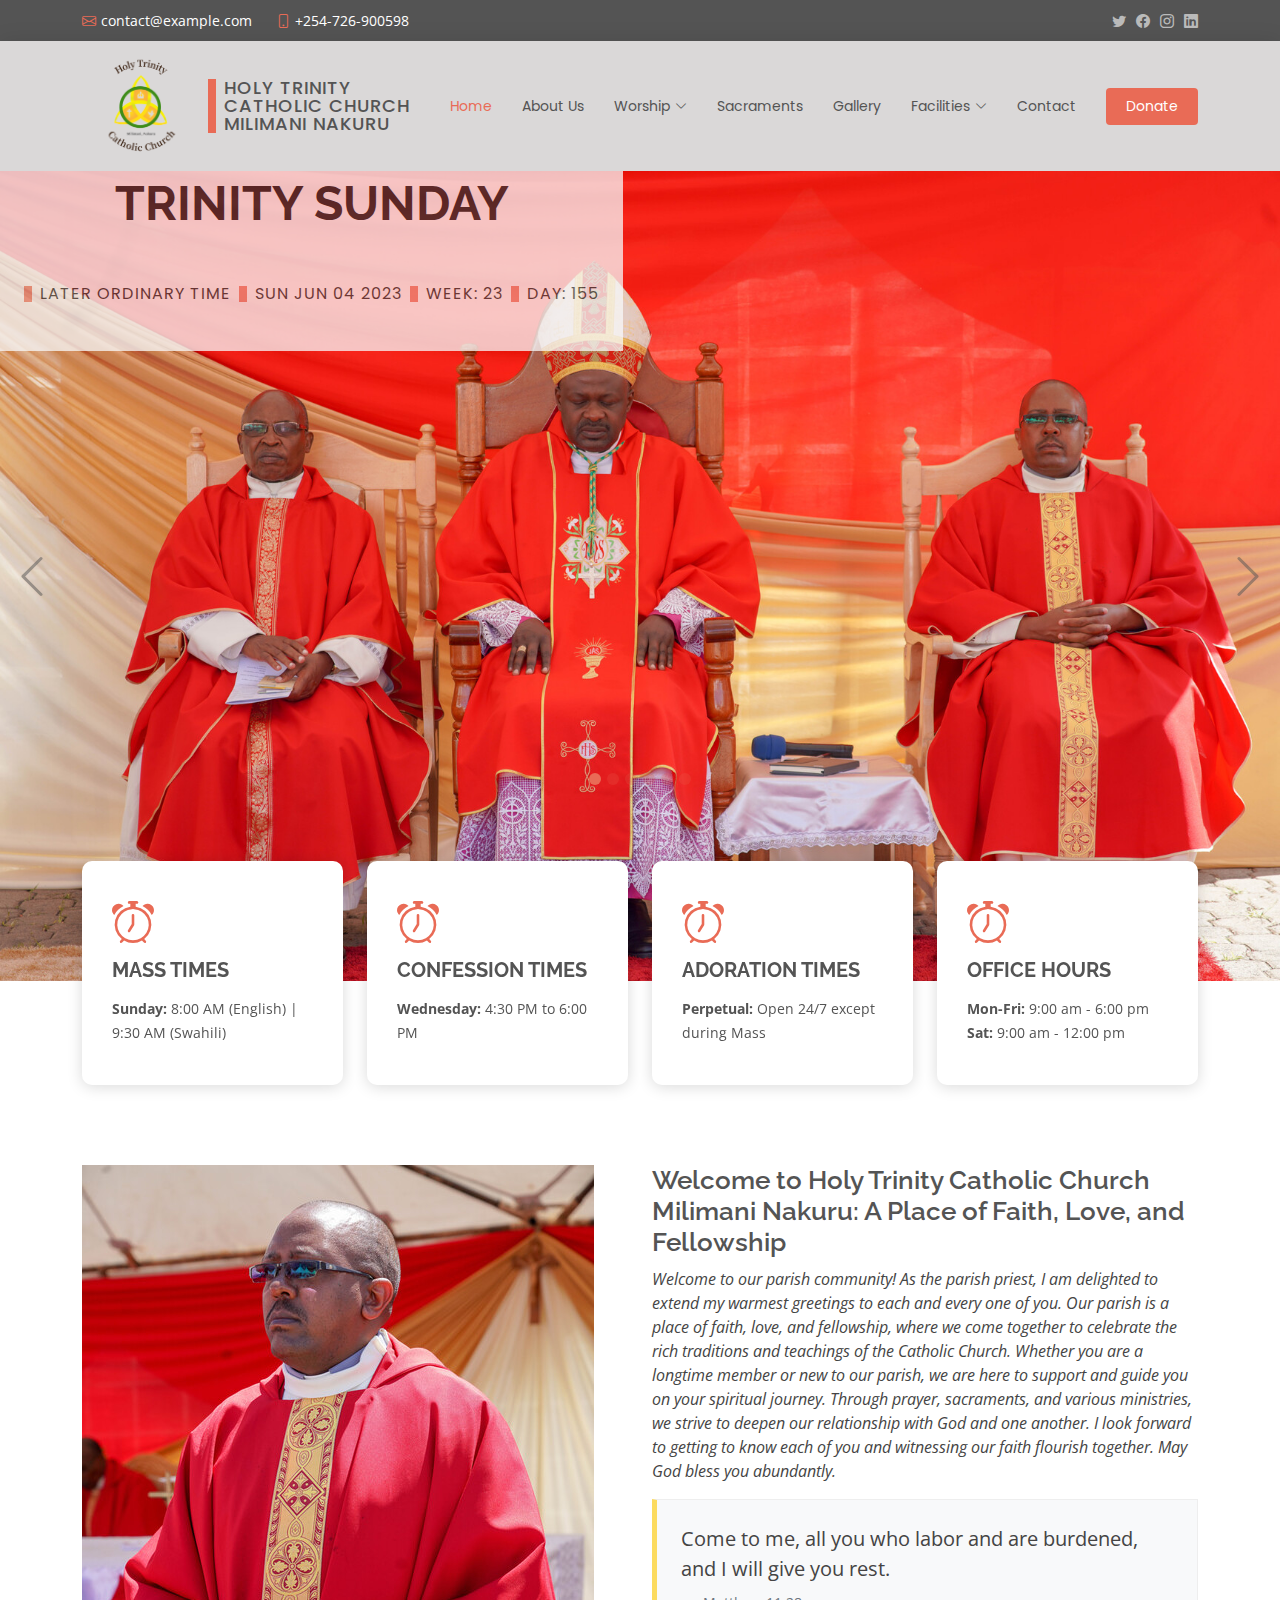
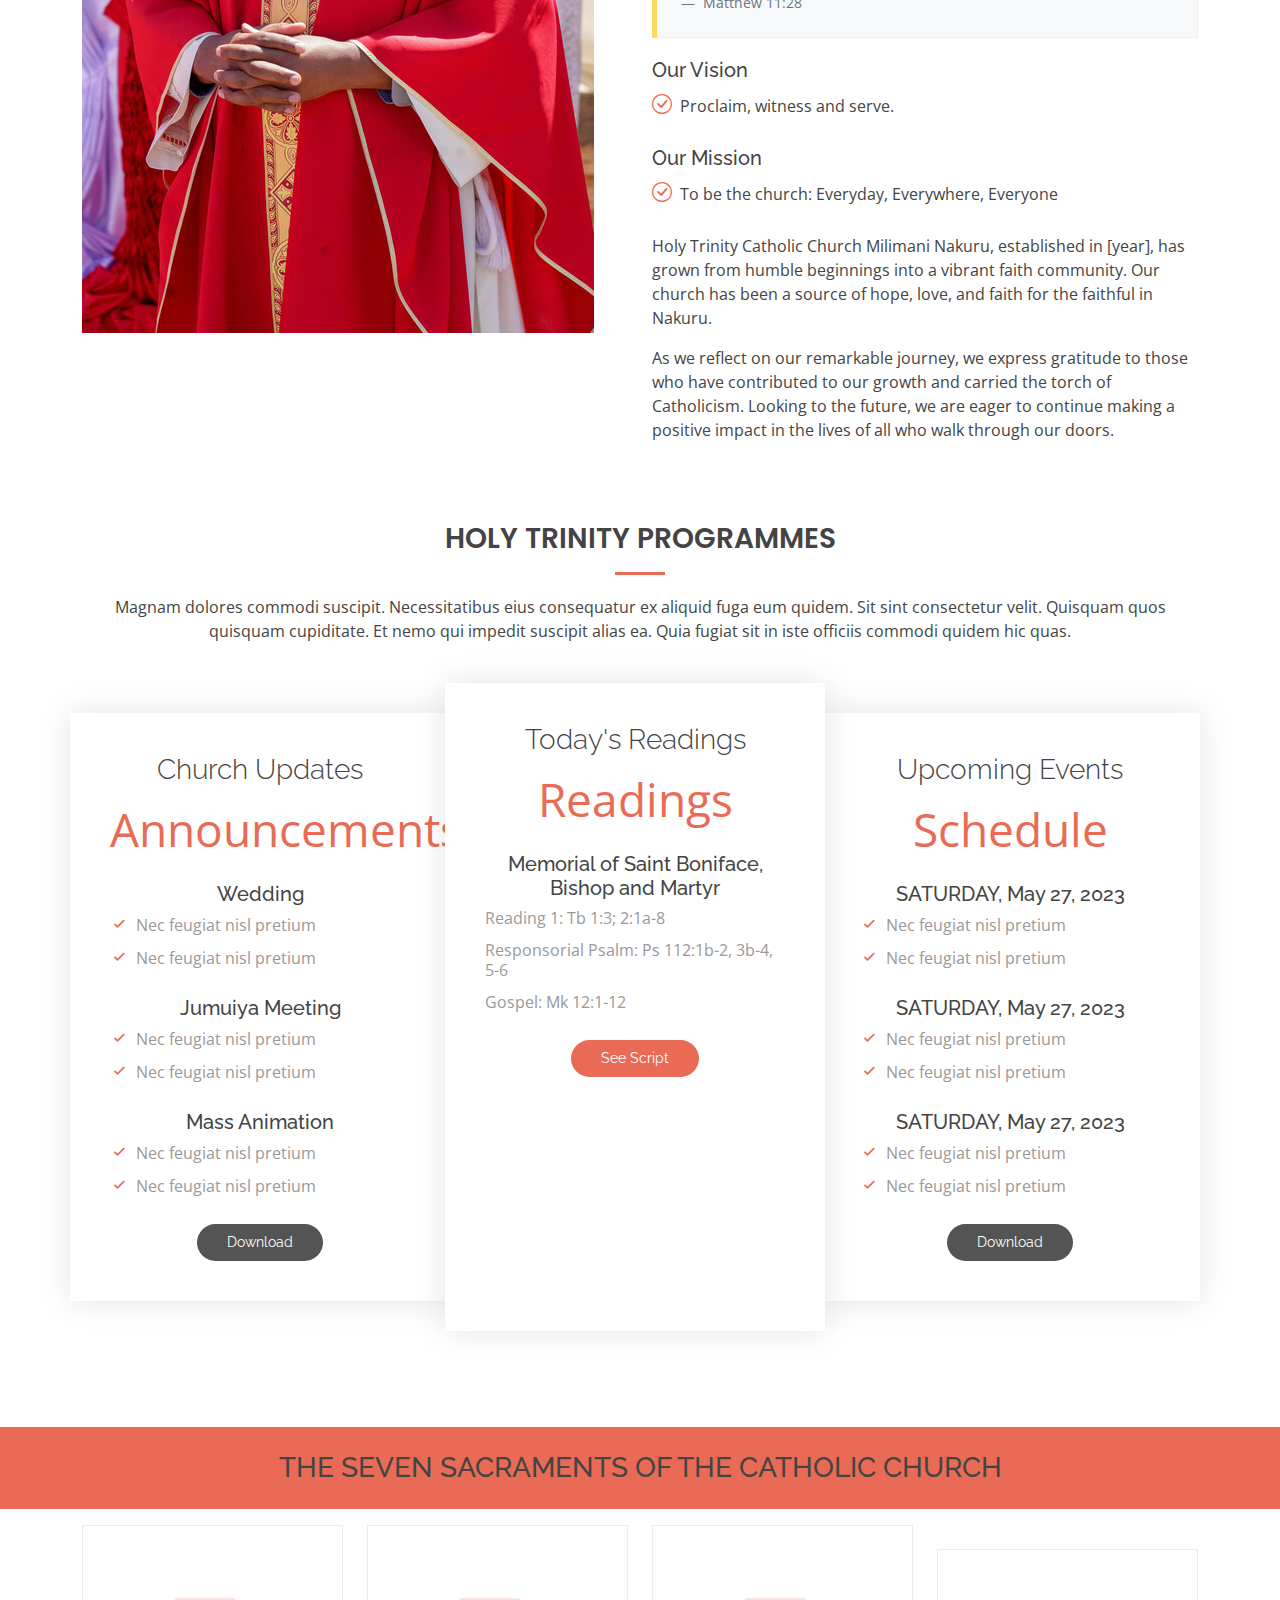
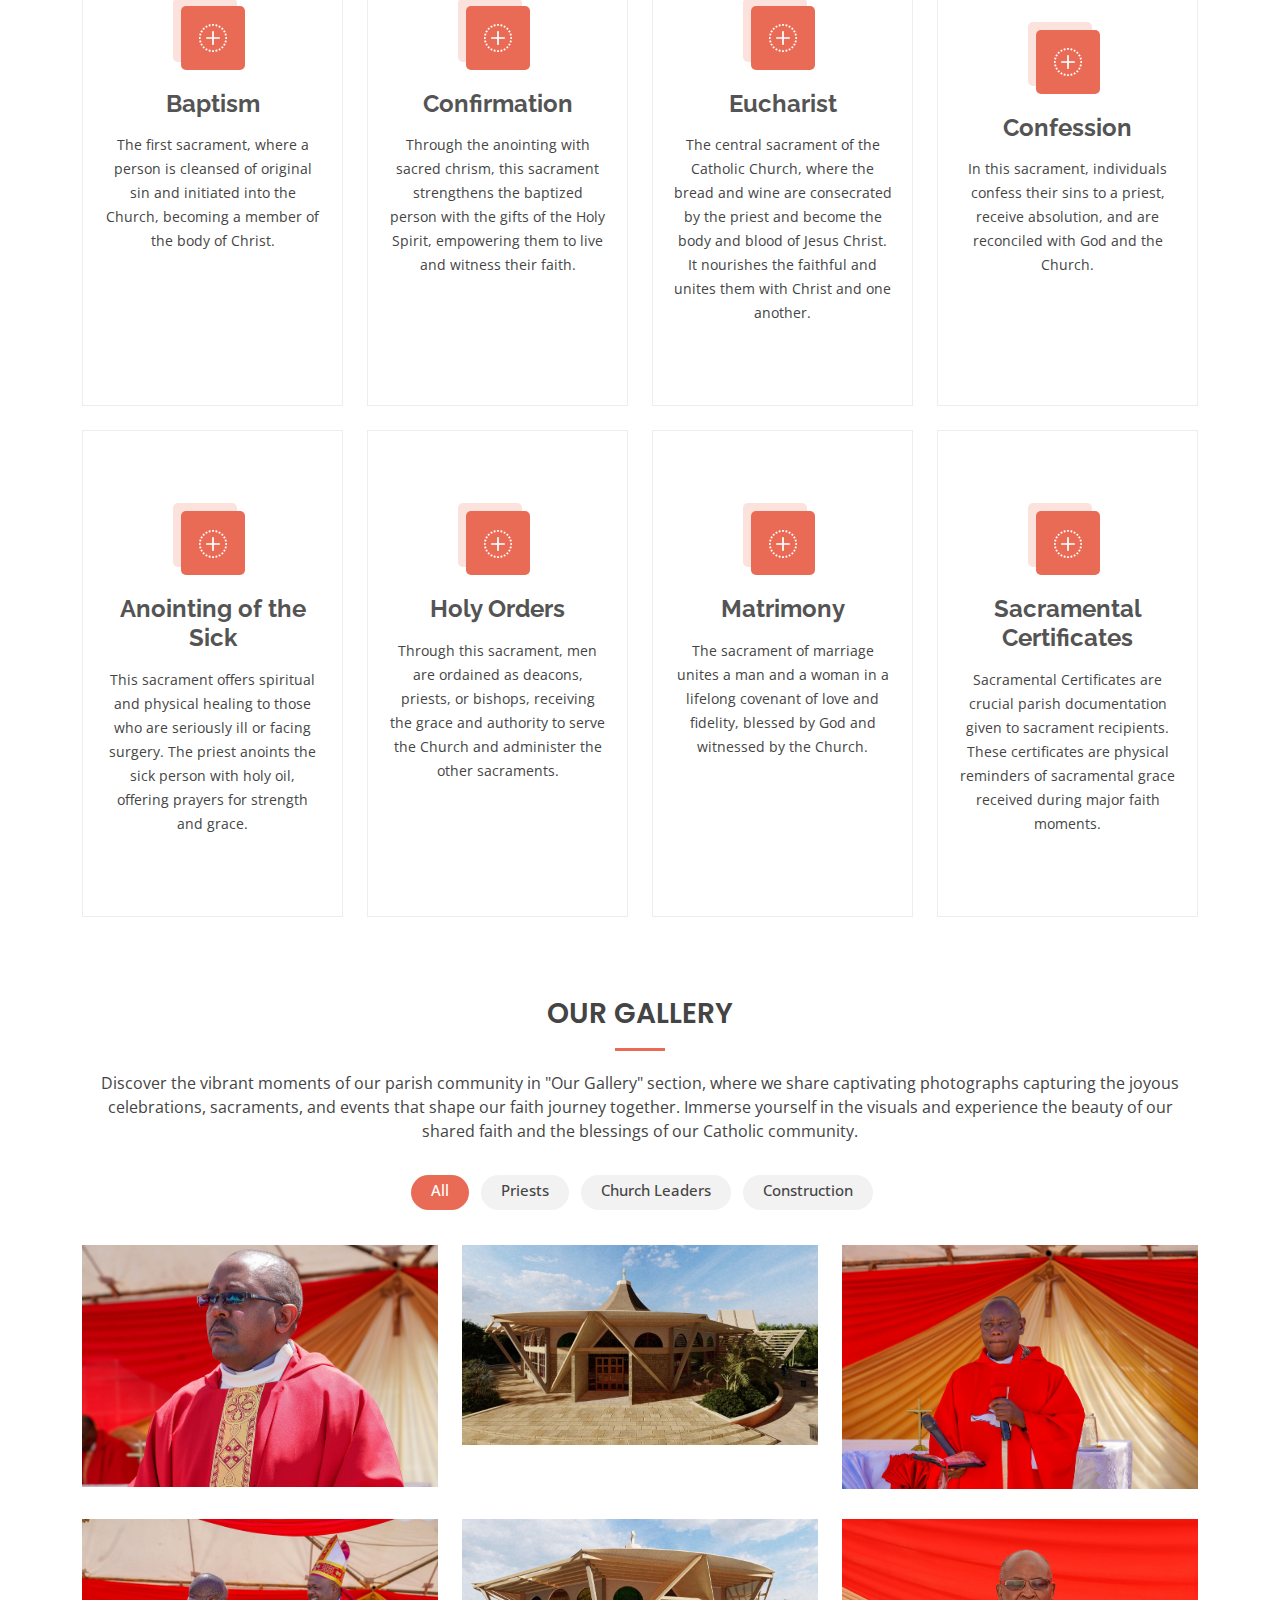
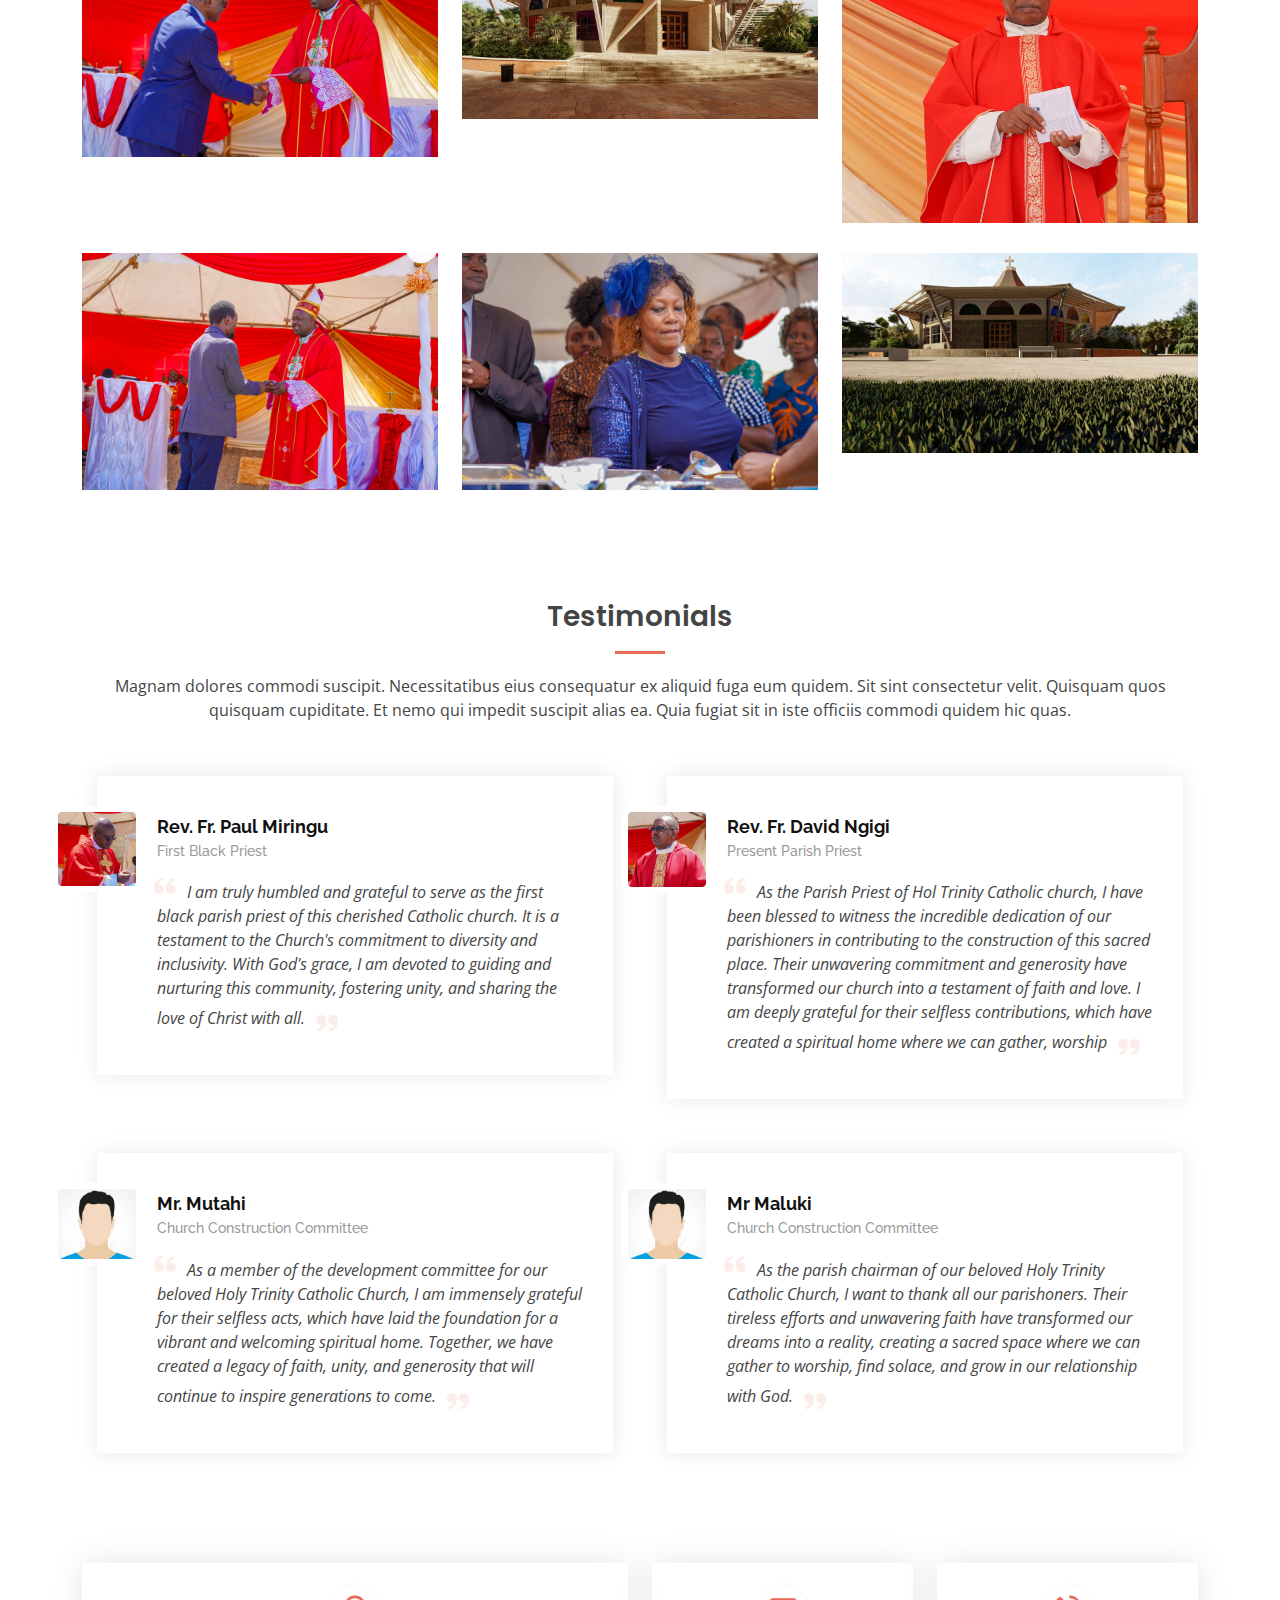
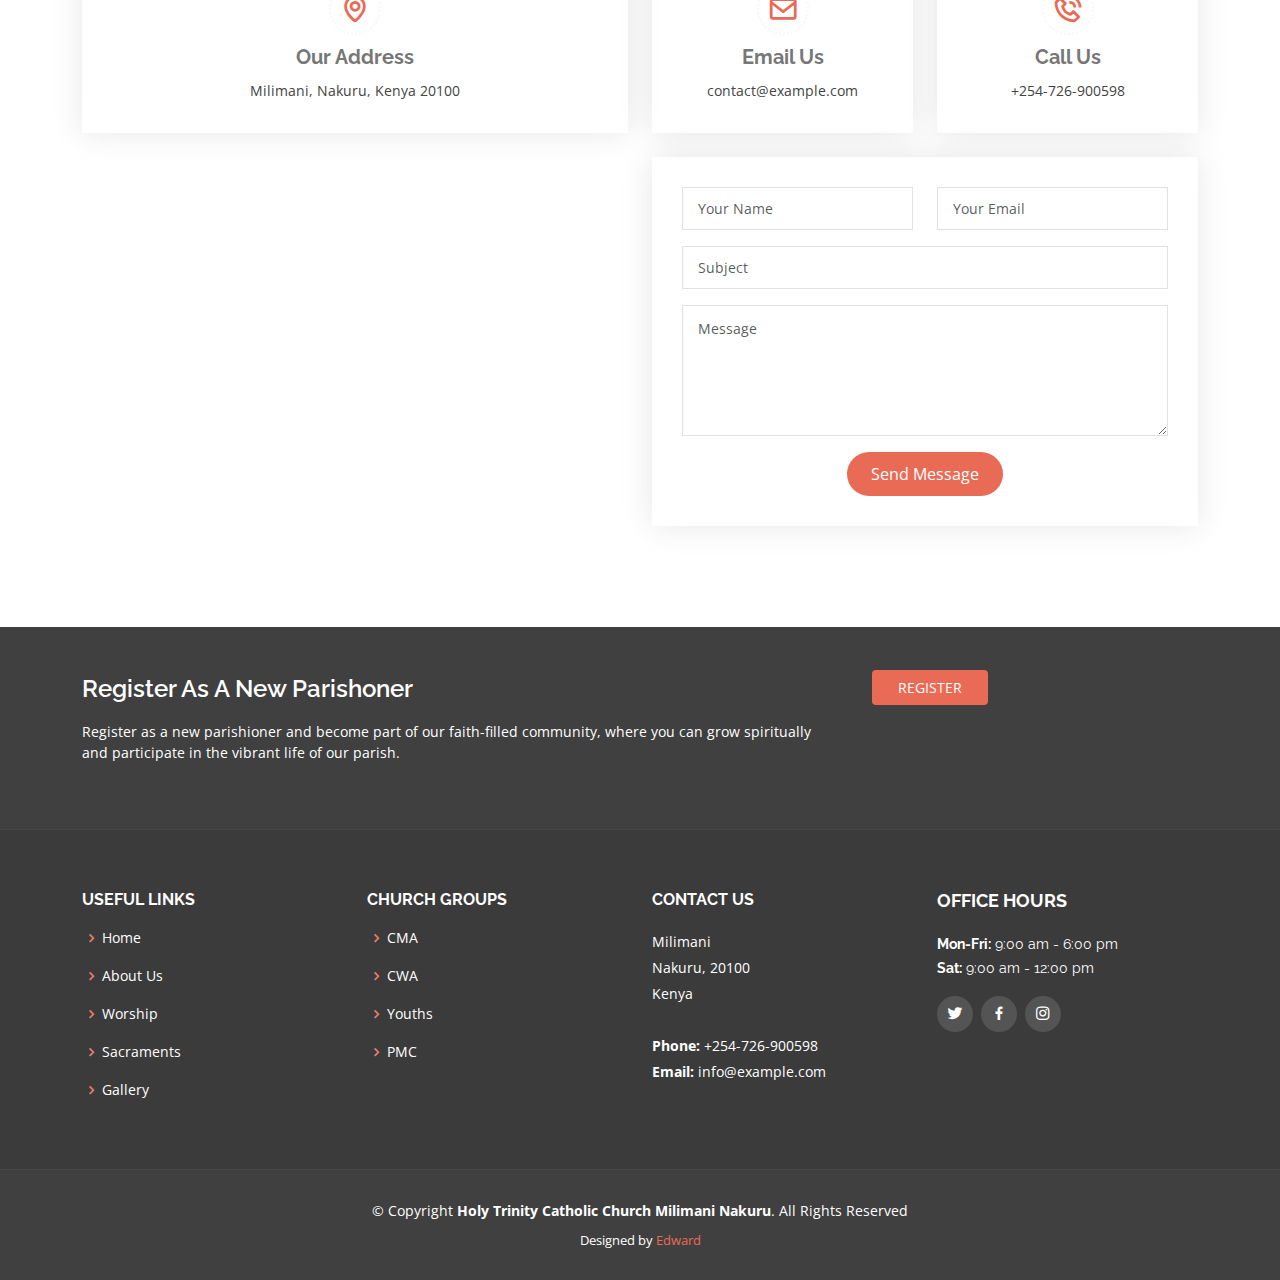
<file: index.html>
<!DOCTYPE html>
<html lang="en">

<head>
  <meta charset="utf-8">
  <meta content="width=device-width, initial-scale=1.0" name="viewport">

  <title>Home - Holy Trinity Catholic Church Milimani Nakuru</title>
  <meta content="" name="description">
  <meta content="" name="keywords">

  <!-- Favicons -->
  <link href="assets/img/favicon.png" rel="icon">
  <link href="assets/img/apple-touch-icon.png" rel="apple-touch-icon">

  <!-- Google Fonts -->
  <link href="https://fonts.googleapis.com/css?family=Open+Sans:300,300i,400,400i,600,600i,700,700i|Raleway:300,300i,400,400i,500,500i,600,600i,700,700i|Poppins:300,300i,400,400i,500,500i,600,600i,700,700i" rel="stylesheet">

  <!-- Vendor CSS Files -->
  <link href="assets/vendor/animate.css/animate.min.css" rel="stylesheet">
  <link href="assets/vendor/aos/aos.css" rel="stylesheet">
  <link href="assets/vendor/bootstrap/css/bootstrap.min.css" rel="stylesheet">
  <link href="assets/vendor/bootstrap-icons/bootstrap-icons.css" rel="stylesheet">
  <link href="assets/vendor/boxicons/css/boxicons.min.css" rel="stylesheet">
  <link href="assets/vendor/glightbox/css/glightbox.min.css" rel="stylesheet">
  <link href="assets/vendor/swiper/swiper-bundle.min.css" rel="stylesheet">
  <link href="https://cdn.jsdelivr.net/npm/bootstrap@5.3.0/dist/css/bootstrap.min.css" rel="stylesheet" integrity="sha384-9ndCyUaIbzAi2FUVXJi0CjmCapSmO7SnpJef0486qhLnuZ2cdeRhO02iuK6FUUVM" crossorigin="anonymous">

  <!-- Template Main CSS File -->
  <link href="assets/css/style.css" rel="stylesheet">
</head>

<body>

  <!-- ======= Top Bar ======= -->
  <section id="topbar" class="d-flex align-items-center">
    <div class="container d-flex justify-content-center justify-content-md-between">
      <div class="contact-info d-flex align-items-center">
        <i class="bi bi-envelope d-flex align-items-center"><a href="mailto:contact@example.com">contact@example.com</a></i>
        <i class="bi bi-phone d-flex align-items-center ms-4"><span>+254-726-900598</span></i>
      </div>
      <div class="social-links d-none d-md-flex align-items-center">
        <a href="#" class="twitter"><i class="bi bi-twitter"></i></a>
        <a href="#" class="facebook"><i class="bi bi-facebook"></i></a>
        <a href="#" class="instagram"><i class="bi bi-instagram"></i></a>
        <a href="#" class="linkedin"><i class="bi bi-linkedin"></i></i></a>
      </div>
    </div>
  </section>

  <!-- ======= Header ======= -->
  <header id="header" class="d-flex align-items-center h-140 gap-1">
    <div class="container d-flex justify-content-between align-items-center">
      <div class="d-flex flex-row align-items-center gap-2 logo-img">
        <img src="/assets/img/logo.png" alt="Church Logo" class="">
        <div class="logo">
          <h1><a href="index.html">Holy Trinity Catholic Church Milimani Nakuru</a></h1>
        </div>
      </div>

      <nav id="navbar" class="navbar">
        <ul>
          <li><a class="active" href="index.html">Home</a></li>
          <li><a class="nav-link scrollto" href="#featured">About Us</a></li>
          <li class="dropdown"><a href="#"><span>Worship</span> <i class="bi bi-chevron-down"></i></a>
            <ul>
              <li><a href="reading.html">Readings</a></li>
              <li><a class="nav-link scrollto" href="#programme">Church Program</a></li>
            </ul>
          </li>
          <li><a class="nav-link scrollto" href="#sacraments">Sacraments</a></li>
          <li><a class="nav-link scrollto" href="#portfolio">Gallery</a></li>
          <li class="dropdown"><a href="#"><span>Facilities</span> <i class="bi bi-chevron-down"></i></a>
            <ul>
              <li><a href="facility.html">St. Michael Station</a></li>
              <li><a href="facility.html">St. Martin Station</a></li>
              <li><a href="facility.html">St. Michael School</a></li>
              <li><a href="facility.html">Moi Primary School</a></li>
            </ul>
          </li>
          <li><a class="nav-link scrollto" href="#contact">Contact</a></li>
          <li><a class="getstarted" href="" data-bs-toggle="modal" data-bs-target="#donate">Donate</a></li>
        </ul>
        <i class="bi bi-list mobile-nav-toggle"></i>
      </nav><!-- .navbar -->

    </div>
  </header><!-- End Header -->

  <!-- ======= Hero Section ======= -->
  <section id="hero">
    <div class="hero-container">
      <div id="heroCarousel" data-bs-interval="5000" class="carousel slide carousel-fade" data-bs-ride="carousel">

        <ol class="carousel-indicators" id="hero-carousel-indicators"></ol>

        <div class="carousel-inner" role="listbox">

          <!-- Slide 1 -->
          <div class="carousel-item active" style="background-image: url(assets/img/slide/slide-1.jpg)">
            <div class="carousel-container">
              <div class="carousel-content text-bg-light opacity-75">
                <h2 class="animate__animated animate__fadeInDown p-1">TRINITY SUNDAY</h2>
                <p class="animate__animated animate__fadeInUp text-bg-light py-2 px-4 d-flex flex-row align-content-center gap-2 w-100 liturgy rounded-2 opacity-75"><span>LATER ORDINARY TIME</span> <span>SUN JUN 04 2023</span> <span>WEEK: 23</span> <span>DAY: 155</span></p>
                <!-- <a href="https://forms.gle/7a2teXiXFZjDNBGc8" target="_blank" class="btn-get-started animate__animated animate__fadeInUp">Register</a> -->
              </div>
            </div>
          </div>

          <!-- Slide 2 -->
          <div class="carousel-item" style="background-image: url(assets/img/slide/slide-2.jpg)">
            <div class="carousel-container">
              <div class="carousel-content text-bg-light opacity-75">
                <h2 class="animate__animated animate__fadeInDown p-1">TRINITY SUNDAY</h2>
                <p class="animate__animated animate__fadeInUp text-bg-light py-2 px-4 d-flex flex-row align-content-center gap-2 w-100 liturgy rounded-2 opacity-75"><span>LATER ORDINARY TIME</span> <span>SUN JUN 04 2023</span> <span>WEEK: 23</span> <span>DAY: 155</span></p>
                <!-- <a href="https://forms.gle/7a2teXiXFZjDNBGc8" target="_blank" class="btn-get-started animate__animated animate__fadeInUp">Register</a> -->
              </div>
            </div>
          </div>

           <!-- Slide 4 -->
          <div class="carousel-item" style="background-image: url(assets/img/slide/slide-3.jpeg)">
            <div class="carousel-container">
              <div class="carousel-content text-bg-light opacity-75">
                <h2 class="animate__animated animate__fadeInDown p-1">TRINITY SUNDAY</h2>
                <p class="animate__animated animate__fadeInUp text-bg-light py-2 px-4 d-flex flex-row align-content-center gap-2 w-100 liturgy rounded-2 opacity-75"><span>LATER ORDINARY TIME</span> <span>SUN JUN 04 2023</span> <span>WEEK: 23</span> <span>DAY: 155</span></p>
                <!-- <a href="https://forms.gle/7a2teXiXFZjDNBGc8" target="_blank" class="btn-get-started animate__animated animate__fadeInUp">Register</a> -->
              </div>
            </div>
          </div>

           <!-- Slide 5 -->
          <div class="carousel-item" style="background-image: url(assets/img/slide/slide-4.jpeg)">
            <div class="carousel-container">
              <div class="carousel-content text-bg-light opacity-75">
                <h2 class="animate__animated animate__fadeInDown p-1">TRINITY SUNDAY</h2>
                <p class="animate__animated animate__fadeInUp text-bg-light py-2 px-4 d-flex flex-row align-content-center gap-2 w-100 liturgy rounded-2 opacity-75"><span>LATER ORDINARY TIME</span> <span>SUN JUN 04 2023</span> <span>WEEK: 23</span> <span>DAY: 155</span></p>
                <!-- <a href="https://forms.gle/7a2teXiXFZjDNBGc8" target="_blank" class="btn-get-started animate__animated animate__fadeInUp">Register</a> -->
              </div>
            </div>
          </div>

           <!-- Slide 6 -->
          <div class="carousel-item" style="background-image: url(assets/img/slide/slide-5.jpeg)">
            <div class="carousel-container">
              <div class="carousel-content text-bg-light opacity-75">
                <h2 class="animate__animated animate__fadeInDown p-1">TRINITY SUNDAY</h2>
                <p class="animate__animated animate__fadeInUp text-bg-light py-2 px-4 d-flex flex-row align-content-center gap-2 w-100 liturgy rounded-2 opacity-75"><span>LATER ORDINARY TIME</span> <span>SUN JUN 04 2023</span> <span>WEEK: 23</span> <span>DAY: 155</span></p>
                <!-- <a href="https://forms.gle/7a2teXiXFZjDNBGc8" target="_blank" class="btn-get-started animate__animated animate__fadeInUp">Register</a> -->
              </div>
            </div>
          </div>

           <!-- Slide 7 -->
          <div class="carousel-item" style="background-image: url(assets/img/slide/slide-6.jpeg)">
            <div class="carousel-container">
              <div class="carousel-content text-bg-light opacity-75">
                <h2 class="animate__animated animate__fadeInDown p-1">TRINITY SUNDAY</h2>
                <p class="animate__animated animate__fadeInUp text-bg-light py-2 px-4 d-flex flex-row align-content-center gap-2 w-100 liturgy rounded-2 opacity-75"><span>LATER ORDINARY TIME</span> <span>SUN JUN 04 2023</span> <span>WEEK: 23</span> <span>DAY: 155</span></p>
                <!-- <a href="https://forms.gle/7a2teXiXFZjDNBGc8" target="_blank" class="btn-get-started animate__animated animate__fadeInUp">Register</a> -->
              </div>
            </div>
          </div>

        </div>

        <a class="carousel-control-prev" href="#heroCarousel" role="button" data-bs-slide="prev">
          <span class="carousel-control-prev-icon bi bi-chevron-left" aria-hidden="true"></span>
        </a>

        <a class="carousel-control-next" href="#heroCarousel" role="button" data-bs-slide="next">
          <span class="carousel-control-next-icon bi bi-chevron-right" aria-hidden="true"></span>
        </a>

      </div>
    </div>
  </section><!-- End Hero -->

  <main id="main">

    <!-- ======= Featured Section ======= -->
    <section id="featured" class="featured">
      <div class="container">

        <div class="row">
          <div class="col-lg-3">
            <div class="icon-box">
              <i class="bi bi-alarm"></i>
              <h3 class="text-uppercase"><a href="">Mass Times</a></h3>
              <p>
                <span class="fw-bold">Sunday:</span> 8:00 AM (English) | 9:30 AM (Swahili)
              </p>
            </div>
          </div>
          <div class="col-lg-3 mt-4 mt-lg-0">
            <div class="icon-box">
              <i class="bi bi-alarm"></i>
              <h3 class="text-uppercase"><a href="">Confession Times</a></h3>
              <p>
                <span class="fw-bold">Wednesday:</span> 4:30 PM to 6:00 PM
              </p>
            </div>
          </div>
          <div class="col-lg-3 mt-4 mt-lg-0">
            <div class="icon-box">
              <i class="bi bi-alarm"></i>
              <h3 class="text-uppercase"><a href="">Adoration Times</a></h3>
              <p>
                <span class="fw-bold">Perpetual:</span> Open 24/7 except during Mass
              </p>
            </div>
          </div>
          <div class="col-lg-3 mt-4 mt-lg-0">
            <div class="icon-box">
              <i class="bi bi-alarm"></i>
              <h3 class="text-uppercase"><a href="">OFFICE HOURS</a></h3>
              <p><span class="fw-bold">Mon-Fri:</span> 9:00 am - 6:00 pm</p>
              <p><span class="fw-bold">Sat:</span> 9:00 am - 12:00 pm</p>
            </div>
          </div>
        </div>

      </div>
    </section><!-- End Featured Section -->

    <!-- ======= About Section ======= -->
    <section id="about" class="about">
      <div class="container">

        <div class="row">
          <div class="col-lg-6">
            <img src="/assets/img/about-1.jpg" class="img-fluid" alt="">
          </div>
          <div class="col-lg-6 pt-4 pt-lg-0 content">
            <h3>Welcome to Holy Trinity Catholic Church Milimani Nakuru: A Place of Faith, Love, and Fellowship</h3>
            <p class="fst-italic">
              Welcome to our parish community! As the parish priest, I am delighted to extend my warmest greetings to each and every one of you. Our parish is a place of faith, love, and fellowship, where we come together to celebrate the rich traditions and teachings of the Catholic Church. Whether you are a longtime member or new to our parish, we are here to support and guide you on your spiritual journey. Through prayer, sacraments, and various ministries, we strive to deepen our relationship with God and one another. I look forward to getting to know each of you and witnessing our faith flourish together. May God bless you abundantly.
            </p>

            <figure class="bg-light p-4"
              style="border-left: .35rem solid #fcdb5e; border-top: 1px solid #eee; border-right: 1px solid #eee; border-bottom: 1px solid #eee;">
              <i class="fas fa-quote-left fa-2x mb-4" style="color: #fcdb5e;"></i>
              <blockquote class="blockquote pb-2">
                <p>
                  Come to me, all you who labor and are burdened, and I will give you rest.
                </p>
              </blockquote>
              <figcaption class="blockquote-footer mb-0">
                Matthew 11:28
              </figcaption>
            </figure>

            <h5 class="pt-1">Our Vision</h5>
            <ul>
              <li><i class="bi bi-check-circle"></i> Proclaim, witness and serve.</li>
            </ul>

            <h5>Our Mission</h5>
            <ul>
              <li><i class="bi bi-check-circle"></i> To be the church: Everyday, Everywhere, Everyone</li>
            </ul>
            <p>
              Holy Trinity Catholic Church Milimani Nakuru, established in [year], has grown from humble 
              beginnings into a vibrant faith community. Our church has been a source of hope, love, and 
              faith for the faithful in Nakuru.
            </p>
            <p>
             As we reflect on our remarkable journey, we express gratitude to those who have contributed to our 
             growth and carried the torch of Catholicism. Looking to the future, we are eager to continue 
             making a positive impact in the lives of all who walk through our doors.
            </p>
          </div>
        </div>

      </div>
    </section><!-- End About Section -->

    <!-- ======= Programme section ======= -->
    <section id="programme" class="pricing">
      <div class="container">

        <div class="section-title">
          <h2 class="text-uppercase">Holy Trinity Programmes</h2>
          <p>Magnam dolores commodi suscipit. Necessitatibus eius consequatur ex aliquid fuga eum quidem. Sit sint consectetur velit. Quisquam quos quisquam cupiditate. Et nemo qui impedit suscipit alias ea. Quia fugiat sit in iste officiis commodi quidem hic quas.</p>
        </div>
        <div class="row no-gutters">

          <div class="col-lg-4 box">
            <h3>Church Updates</h3>
            <h4>Announcements</h4>
            <h5>Wedding</h5>
            <ul>
              <li><i class="bx bx-check"></i> Nec feugiat nisl pretium</li>
              <li><i class="bx bx-check"></i> Nec feugiat nisl pretium</li>
            </ul>
            <h5>Jumuiya Meeting</h5>
            <ul>
              <li><i class="bx bx-check"></i> Nec feugiat nisl pretium</li>
              <li><i class="bx bx-check"></i> Nec feugiat nisl pretium</li>
            </ul>
            <h5>Mass Animation</h5>
            <ul>
              <li><i class="bx bx-check"></i> Nec feugiat nisl pretium</li>
              <li><i class="bx bx-check"></i> Nec feugiat nisl pretium</li>
            </ul>
            <a href="#" class="buy-btn">Download</a>
          </div>

          <div class="col-lg-4 box featured">
            <h3>Today's Readings</h3>
            <h4>Readings</h4>
            <h5>Memorial of Saint Boniface, Bishop and Martyr</h5>
            <ul>
              <li><span>Reading 1:</span> Tb 1:3; 2:1a-8</li>
              <li><span>Responsorial Psalm:</span> Ps 112:1b-2, 3b-4, 5-6</li>
              <li><span>Gospel:</span> Mk 12:1-12</li>
            </ul>
            <a href="#" class="buy-btn">See Script</a>
          </div>

          <div class="col-lg-4 box">
            <h3>Upcoming Events</h3>
            <h4>Schedule</h4>
            <h5>SATURDAY, May 27, 2023</h5>
            <ul>
              <li><i class="bx bx-check"></i> Nec feugiat nisl pretium</li>
              <li><i class="bx bx-check"></i> Nec feugiat nisl pretium</li>
            </ul>
            <h5>SATURDAY, May 27, 2023</h5>
            <ul>
              <li><i class="bx bx-check"></i> Nec feugiat nisl pretium</li>
              <li><i class="bx bx-check"></i> Nec feugiat nisl pretium</li>
            </ul>
            <h5>SATURDAY, May 27, 2023</h5>
            <ul>
              <li><i class="bx bx-check"></i> Nec feugiat nisl pretium</li>
              <li><i class="bx bx-check"></i> Nec feugiat nisl pretium</li>
            </ul>
            <a href="#" class="buy-btn">Download</a>
          </div>

        </div>

      </div>
    </section><!-- End Programme Section -->

    <div class="container-fluid line-service mt-3 mb-3"><h3 class="p-4 text-center text-uppercase">The Seven Sacraments of the Catholic Church</h3></div>

    <!-- ======= Services Section ======= -->
    <section id="sacraments" class="services">
      <div class="container">

        <div class="row">
          <div class="col-lg-3 col-md-6 d-flex align-items-stretch">
            <div class="icon-box">
              <div class="icon"><i class="bi bi-plus-circle-dotted"></i></div>
              <h4><a href="">Baptism</a></h4>
              <p>The first sacrament, where a person is cleansed of original sin and initiated into the Church, becoming a member of the body of Christ.</p>
            </div>
          </div>

          <div class="col-lg-3 col-md-6 d-flex align-items-stretch mt-4 mt-md-0">
            <div class="icon-box">
              <div class="icon"><i class="bi bi-plus-circle-dotted"></i></i></div>
              <h4><a href="">Confirmation</a></h4>
              <p>Through the anointing with sacred chrism, this sacrament strengthens the baptized person with the gifts of the Holy Spirit, empowering them to live and witness their faith.</p>
            </div>
          </div>

          <div class="col-lg-3 col-md-6 d-flex align-items-stretch mt-4 mt-lg-0">
            <div class="icon-box">
              <div class="icon"><i class="bi bi-plus-circle-dotted"></i></i></i></div>
              <h4><a href="">Eucharist</a></h4>
              <p>The central sacrament of the Catholic Church, where the bread and wine are consecrated by the priest and become the body and blood of Jesus Christ. It nourishes the faithful and unites them with Christ and one another.</p>
            </div>
          </div>

          <div class="col-lg-3 col-md-6 d-flex align-items-stretch mt-4">
            <div class="icon-box">
              <div class="icon"><i class="bi bi-plus-circle-dotted"></i></i></i></div>
              <h4><a href="">Confession</a></h4>
              <p>In this sacrament, individuals confess their sins to a priest, receive absolution, and are reconciled with God and the Church.</p>
            </div>
          </div>

          <div class="col-lg-3 col-md-6 d-flex align-items-stretch mt-4">
            <div class="icon-box">
              <div class="icon"><i class="bi bi-plus-circle-dotted"></i></i></i></div>
              <h4><a href="">Anointing of the Sick</a></h4>
              <p>This sacrament offers spiritual and physical healing to those who are seriously ill or facing surgery. The priest anoints the sick person with holy oil, offering prayers for strength and grace.</p>
            </div>
          </div>

          <div class="col-lg-3 col-md-6 d-flex align-items-stretch mt-4">
            <div class="icon-box">
              <div class="icon"><i class="bi bi-plus-circle-dotted"></i></i></div>
              <h4><a href="">Holy Orders</a></h4>
              <p>Through this sacrament, men are ordained as deacons, priests, or bishops, receiving the grace and authority to serve the Church and administer the other sacraments.</p>
            </div>
          </div>

          <div class="col-lg-3 col-md-6 d-flex align-items-stretch mt-4">
            <div class="icon-box">
              <div class="icon"><i class="bi bi-plus-circle-dotted"></i></i></div>
              <h4><a href="">Matrimony</a></h4>
              <p>The sacrament of marriage unites a man and a woman in a lifelong covenant of love and fidelity, blessed by God and witnessed by the Church.</p>
            </div>
          </div>

          <div class="col-lg-3 col-md-6 d-flex align-items-stretch mt-4">
            <div class="icon-box">
              <div class="icon"><i class="bi bi-plus-circle-dotted"></i></i></div>
              <h4><a href="">Sacramental Certificates</a></h4>
              <p>Sacramental Certificates are crucial parish documentation given to sacrament recipients. These certificates are physical reminders of sacramental grace received during major faith moments.</p>
            </div>
          </div>

        </div>

      </div>
    </section><!-- End Services Section -->

    <!-- ======= Portfolio Section ======= -->
    <section id="portfolio" class="portfolio">
      <div class="container">

        <div class="section-title">
          <h2 class="text-uppercase">Our Gallery</h2>
          <p>Discover the vibrant moments of our parish community in "Our Gallery" section, where we share captivating photographs capturing the joyous celebrations, sacraments, and events that shape our faith journey together. Immerse yourself in the visuals and experience the beauty of our shared faith and the blessings of our Catholic community.</p>
        </div>
        <div class="row">
          <div class="col-lg-12 d-flex justify-content-center">
            <ul id="portfolio-flters">
              <li data-filter="*" class="filter-active">All</li>
              <li data-filter=".filter-app">Priests</li>
              <li data-filter=".filter-card">Church Leaders</li>
              <li data-filter=".filter-web">Construction</li>
            </ul>
          </div>
        </div>

        <div class="row portfolio-container">

          <div class="col-lg-4 col-md-6 col-xs-12 portfolio-item filter-app">
            <div class="portfolio-wrap">
              <img src="assets/img/portfolio/priests/ngigi.jpg" class="img-fluid" alt="">
              <div class="portfolio-info">
                <h4>Rev. Fr. David Ngigi</h4>
                <p>PARISH PRIEST</p>
                <div class="portfolio-links">
                  <a href="assets/img/portfolio/priests/ngigi.jpg" data-gallery="portfolioGallery" class="portfolio-lightbox" title="App 1"><i class="bx bx-plus"></i></a>
                  <a href="priest-details.html" title="More Details"><i class="bx bx-link"></i></a>
                </div>
              </div>
            </div>
          </div>

          <div class="col-lg-4 col-md-6 portfolio-item filter-web">
            <div class="portfolio-wrap">
              <img src="assets/img/portfolio/construction/p-1.jpeg" class="img-fluid" alt="">
              <div class="portfolio-info">
                <h4>Construction</h4>
                <p></p>
                <div class="portfolio-links">
                  <a href="assets/img/portfolio/construction/p-1.jpeg" data-gallery="portfolioGallery" class="portfolio-lightbox" title="Web 3"><i class="bx bx-plus"></i></a>
                  <a href="construction-details.html" title="More Details"><i class="bx bx-link"></i></a>
                </div>
              </div>
            </div>
          </div>

          <div class="col-lg-4 col-md-6 portfolio-item filter-app">
            <div class="portfolio-wrap">
              <img src="assets/img/portfolio/priests/mwangi.jpg" class="img-fluid" alt="">
              <div class="portfolio-info">
                <h4>Rev. Fr. Peter Mwangi</h4>
                <p>PAROCHIAL VICAR</p>
                <div class="portfolio-links">
                  <a href="assets/img/portfolio/priests/mwangi.jpg" data-gallery="portfolioGallery" class="portfolio-lightbox" title="App 2"><i class="bx bx-plus"></i></a>
                  <a href="priest-details.html" title="More Details"><i class="bx bx-link"></i></a>
                </div>
              </div>
            </div>
          </div>

          <div class="col-lg-4 col-md-6 portfolio-item filter-card">
            <div class="portfolio-wrap">
              <img src="assets/img/portfolio/leaders/portfolio-1.jpg" class="img-fluid" alt="">
              <div class="portfolio-info">
                <h4>Mr. Felix Maluki</h4>
                <p>PARISH CHAIRMAN</p>
                <div class="portfolio-links">
                  <a href="assets/img/portfolio/leaders/portfolio-1.jpg" data-gallery="portfolioGallery" class="portfolio-lightbox" title="Card 2"><i class="bx bx-plus"></i></a>
                  <a href="leader-details.html" title="More Details"><i class="bx bx-link"></i></a>
                </div>
              </div>
            </div>
          </div>

          <div class="col-lg-4 col-md-6 portfolio-item filter-web">
            <div class="portfolio-wrap">
              <img src="assets/img/portfolio/construction/p-2.jpeg" class="img-fluid" alt="">
              <div class="portfolio-info">
                <h4>Construction 2</h4>
                <p></p>
                <div class="portfolio-links">
                  <a href="assets/img/portfolio/construction/p-2.jpeg" data-gallery="portfolioGallery" class="portfolio-lightbox" title="Web 2"><i class="bx bx-plus"></i></a>
                  <a href="construction-details.html" title="More Details"><i class="bx bx-link"></i></a>
                </div>
              </div>
            </div>
          </div>

          <div class="col-lg-4 col-md-6 portfolio-item filter-app">
            <div class="portfolio-wrap">
              <img src="assets/img/portfolio/priests/muraya.jpg" class="img-fluid" alt="">
              <div class="portfolio-info">
                <h4>Rev. Fr. Muraya</h4>
                <p>PAROCHIAL VICAR</p>
                <div class="portfolio-links">
                  <a href="assets/img/portfolio/priests/muraya.jpg" data-gallery="portfolioGallery" class="portfolio-lightbox" title="App 3"><i class="bx bx-plus"></i></a>
                  <a href="priest-details.html" title="More Details"><i class="bx bx-link"></i></a>
                </div>
              </div>
            </div>
          </div>

          <div class="col-lg-4 col-md-6 portfolio-item filter-card">
            <div class="portfolio-wrap">
              <img src="assets/img/portfolio/leaders/portfolio-10.jpg" class="img-fluid" alt="">
              <div class="portfolio-info">
                <h4>Mr. Miheso</h4>
                <p>CHAIRMAN CMAK</p>
                <div class="portfolio-links">
                  <a href="assets/img/portfolio/leaders/portfolio-10.jpg" data-gallery="portfolioGallery" class="portfolio-lightbox" title="Card 1"><i class="bx bx-plus"></i></a>
                  <a href="leader-details.html" title="More Details"><i class="bx bx-link"></i></a>
                </div>
              </div>
            </div>
          </div>

          <div class="col-lg-4 col-md-6 portfolio-item filter-card">
            <div class="portfolio-wrap">
              <img src="assets/img/portfolio/leaders/portfolio-13.jpg" class="img-fluid" alt="">
              <div class="portfolio-info">
                <h4>Mrs. Ngunjiri</h4>
                <p>CHAIRLADY CWA</p>
                <div class="portfolio-links">
                  <a href="assets/img/portfolio/leaders/portfolio-13.jpg" data-gallery="portfolioGallery" class="portfolio-lightbox" title="Card 3"><i class="bx bx-plus"></i></a>
                  <a href="leader-details.html" title="More Details"><i class="bx bx-link"></i></a>
                </div>
              </div>
            </div>
          </div>

          <div class="col-lg-4 col-md-6 portfolio-item filter-web">
            <div class="portfolio-wrap">
              <img src="assets/img/portfolio/construction/p-3.jpeg" class="img-fluid" alt="">
              <div class="portfolio-info">
                <h4>Construction 3</h4>
                <p></p>
                <div class="portfolio-links">
                  <a href="assets/img/portfolio/construction/p-3.jpeg" data-gallery="portfolioGallery" class="portfolio-lightbox" title="Web 3"><i class="bx bx-plus"></i></a>
                  <a href="construction-details.html" title="More Details"><i class="bx bx-link"></i></a>
                </div>
              </div>
            </div>
          </div>

        </div>

      </div>
    </section><!-- End Portfolio Section -->
    
    <!-- ======= Testimonials Section ======= -->
    <section id="testimonials" class="testimonials">
      <div class="container">

        <div class="section-title">
          <h2>Testimonials</h2>
          <p>Magnam dolores commodi suscipit. Necessitatibus eius consequatur ex aliquid fuga eum quidem. Sit sint consectetur velit. Quisquam quos quisquam cupiditate. Et nemo qui impedit suscipit alias ea. Quia fugiat sit in iste officiis commodi quidem hic quas.</p>
        </div>

        <div class="row">

          <div class="col-lg-6">
            <div class="testimonial-item mt-4">
              <img src="assets/img/testimonials/testimonials-2.jpg" class="testimonial-img" alt="">
              <h3>Rev. Fr. Paul Miringu</h3>
              <h4>First Black Priest</h4>
              <p>
                <i class="bx bxs-quote-alt-left quote-icon-left"></i>
                  I am truly humbled and grateful to serve as the first black parish priest of this cherished Catholic church. It is a testament to the Church's commitment to diversity and inclusivity. With God's grace, I am devoted to guiding and nurturing this community, fostering unity, and sharing the love of Christ with all.
                <i class="bx bxs-quote-alt-right quote-icon-right"></i>
              </p>
            </div>
          </div>

          <div class="col-lg-6">
            <div class="testimonial-item mt-4">
              <img src="assets/img/testimonials/testimonials-1.jpg" class="testimonial-img" alt="">
              <h3>Rev. Fr. David Ngigi</h3>
              <h4>Present Parish Priest</h4>
              <p>
                <i class="bx bxs-quote-alt-left quote-icon-left"></i>
                  As the Parish Priest of Hol Trinity Catholic church, I have been blessed to witness the incredible dedication of our parishioners in contributing to the construction of this sacred place. Their unwavering commitment and generosity have transformed our church into a testament of faith and love. I am deeply grateful for their selfless contributions, which have created a spiritual home where we can gather, worship
                <i class="bx bxs-quote-alt-right quote-icon-right"></i>
              </p>
            </div>
          </div>

          <div class="col-lg-6">
            <div class="testimonial-item mt-4">
              <img src="assets/img/testimonials/testimonials-3.png" class="testimonial-img" alt="">
              <h3>Mr. Mutahi</h3>
              <h4>Church Construction Committee</h4>
              <p>
                <i class="bx bxs-quote-alt-left quote-icon-left"></i>
                  As a member of the development committee for our beloved Holy Trinity Catholic Church, I am immensely grateful for their selfless acts, which have laid the foundation for a vibrant and welcoming spiritual home. Together, we have created a legacy of faith, unity, and generosity that will continue to inspire generations to come.
                <i class="bx bxs-quote-alt-right quote-icon-right"></i>
              </p>
            </div>
          </div>

          <div class="col-lg-6">
            <div class="testimonial-item mt-4">
              <img src="assets/img/testimonials/testimonials-3.png" class="testimonial-img" alt="">
              <h3>Mr Maluki</h3>
              <h4>Church Construction Committee</h4>
              <p>
                <i class="bx bxs-quote-alt-left quote-icon-left"></i>
                  As the parish chairman of our beloved Holy Trinity Catholic Church, I want to thank all our parishoners. Their tireless efforts and unwavering faith have transformed our dreams into a reality, creating a sacred space where we can gather to worship, find solace, and grow in our relationship with God.  
                <i class="bx bxs-quote-alt-right quote-icon-right"></i>
              </p>
            </div>
          </div>

        </div>

      </div>
    </section><!-- End Testimonials Section -->  

    <!-- ======= Contact Section ======= -->
    <section id="contact" class="contact">
      <div class="container">

        <div class="row">
          <div class="col-lg-6">
            <div class="info-box mb-4">
              <i class="bx bx-map"></i>
              <h3>Our Address</h3>
              <p>Milimani, Nakuru, Kenya 20100</p>
            </div>
          </div>

          <div class="col-lg-3 col-md-6">
            <div class="info-box  mb-4">
              <i class="bx bx-envelope"></i>
              <h3>Email Us</h3>
              <p>contact@example.com</p>
            </div>
          </div>

          <div class="col-lg-3 col-md-6">
            <div class="info-box  mb-4">
              <i class="bx bx-phone-call"></i>
              <h3>Call Us</h3>
              <p>+254-726-900598</p>
            </div>
          </div>

        </div>

        <div class="row">

          <div class="col-lg-6 ">
            <iframe class="mb-4 mb-lg-0" src="https://www.google.com/maps/embed?pb=!1m14!1m8!1m3!1d15959.091009616526!2d36.0728842!3d-0.2738364!3m2!1i1024!2i768!4f13.1!3m3!1m2!1s0x18298d9e76538b03%3A0x8426b0a02d3cbd76!2sHoly%20Trinity%20Catholic%20Church%2C%20Milimani!5e0!3m2!1sen!2ske!4v1685961843735!5m2!1sen!2ske" frameborder="0" style="border:0; width: 100%; height: 384px;" allowfullscreen></iframe>
          </div>

          <div class="col-lg-6">
            <form action="https://formspree.io/f/mknalbkw" method="post" role="form" class="php-email-form">
              <div class="row">
                <div class="col-md-6 form-group">
                  <input type="text" name="name" class="form-control" id="name" placeholder="Your Name" required>
                </div>
                <div class="col-md-6 form-group mt-3 mt-md-0">
                  <input type="email" class="form-control" name="email" id="email" placeholder="Your Email" required>
                </div>
              </div>
              <div class="form-group mt-3">
                <input type="text" class="form-control" name="subject" id="subject" placeholder="Subject" required>
              </div>
              <div class="form-group mt-3">
                <textarea class="form-control" name="message" rows="5" placeholder="Message" required></textarea>
              </div>
              <div class="my-3">
                <div class="loading">Loading</div>
                <div class="error-message"></div>
                <div class="sent-message">Your message has been sent. Thank you!</div>
              </div>
              <div class="text-center"><button type="submit">Send Message</button></div>
            </form>
          </div>

        </div>

      </div>
    </section><!-- End Contact Section -->

  </main><!-- End #main -->

  <!-- Modal -->
        <div class="modal fade" id="donate" tabindex="-1" aria-labelledby="exampleModalLabel" aria-hidden="true">
        <div class="modal-dialog">
            <div class="modal-content">
            <div class="modal-header">
                <h1 class="modal-title fs-5 text-uppercase" id="exampleModalLabel">Donation Form</h1>
                <button type="button" class="btn-close" data-bs-dismiss="modal" aria-label="Close"></button>
            </div>
            <div class="modal-body">
              <div class="row mb-4">
                 <div class="col">
                  <div class="form-outline">
                    <label class="form-label" for="amount">Amount</label>
                    <input type="number" id="amount" class="form-control" placeholder="KSH" required/>                    
                  </div>
                </div>
                <div class="col">
                  <div class="form-outline">
                    <label class="form-label" for="form3Example2">Phone Number</label>
                    <input type="number" id="phone" class="form-control" placeholder="0720111222" required/>                    
                  </div>
                </div>
              </div>
              <div class="row mb-4">
                <h6 class="fw-bold">Donation Type</h6>
                <div class="form-outline">
                  <div class="form-check">
                    <input class="form-check-input" type="radio" name="tithe" id="tithe">
                    <label class="form-check-label" for="tithe">
                      Tithe
                    </label>
                  </div>
                  <div class="form-check">
                    <input class="form-check-input" type="radio" name="offertory" id="offertory">
                    <label class="form-check-label" for="offertory">
                      Offertory
                    </label>
                  </div>
                  <div class="form-check">
                    <input class="form-check-input" type="radio" name="construction" id="construction">
                    <label class="form-check-label" for="construction">
                      Church Construction
                    </label>
                  </div>
                  <div class="form-check">
                    <input class="form-check-input" type="radio" name="childern" id="childern">
                    <label class="form-check-label" for="childern">
                      Children's Home
                    </label>
                  </div>
                </div>
              </div>
              <div class="row mb-4">
                <div class="form-outline">
                  <label for="name" class="form-label">Donor Name</label>
                <input type="name" class="form-control" id="name" placeholder="John Doe">
                </div>
              </div>
              <div class="row mb-4">
                <div class="form-outline">
                  <label for="comment" class="form-label">Donor Notes</label>
                  <textarea class="form-control" id="comment" rows="3"></textarea>
                </div>
              </div>
            </div>
            <div class="modal-footer">
                <button type="button" class="btn btn-secondary" data-bs-dismiss="modal">Dismiss</button>
                <span type="submit" role="button" class=""><img src="assets/img/mpesa.jpg" alt="" class="" style="height: 38px;"></span>
            </div>
            </div>
        </div>
        </div>
  <!-- ======= Footer ======= -->
  <footer id="footer">

    <div class="footer-newsletter">
      <div class="container">
        <div class="row">
          <div class="col-lg-8">
            <h4>Register As A New Parishoner</h4>
            <p>
              Register as a new parishioner and become part of our faith-filled community, 
              where you can grow spiritually and participate in the vibrant life of our parish.
            </p>
          </div>
          <div class="col-lg-4">
            <a class="getstarted" href="https://forms.gle/7a2teXiXFZjDNBGc8" target="_blank">REGISTER</a>
          </div>
        </div>
      </div>
    </div>

    <div class="footer-top">
      <div class="container">
        <div class="row">

          <div class="col-lg-3 col-md-6 footer-links">
            <h4>Useful Links</h4>
            <ul>
              <li><i class="bx bx-chevron-right"></i> <a href="#">Home</a></li>
              <li><i class="bx bx-chevron-right"></i> <a href="#">About Us</a></li>
              <li><i class="bx bx-chevron-right"></i> <a href="#">Worship</a></li>
              <li><i class="bx bx-chevron-right"></i> <a href="#">Sacraments</a></li>
              <li><i class="bx bx-chevron-right"></i> <a href="#">Gallery</a></li>
            </ul>
          </div>

          <div class="col-lg-3 col-md-6 footer-links">
            <h4>Church Groups</h4>
            <ul>
              <li><i class="bx bx-chevron-right"></i> <a href="#">CMA</a></li>
              <li><i class="bx bx-chevron-right"></i> <a href="#">CWA</a></li>
              <li><i class="bx bx-chevron-right"></i> <a href="#">Youths</a></li>
              <li><i class="bx bx-chevron-right"></i> <a href="#">PMC</a></li>
            </ul>
          </div>

          <div class="col-lg-3 col-md-6 footer-contact">
            <h4>Contact Us</h4>
            <p>
              Milimani <br>
              Nakuru, 20100<br>
              Kenya <br><br>
              <strong>Phone:</strong> +254-726-900598<br>
              <strong>Email:</strong> info@example.com<br>
            </p>

          </div>

          <div class="col-lg-3 col-md-6 footer-info">
            <h3>OFFICE HOURS</h3>
            <p><span class="fw-bold">Mon-Fri:</span> 9:00 am - 6:00 pm</p>
            <p><span class="fw-bold">Sat:</span> 9:00 am - 12:00 pm</p>
            <div class="social-links mt-3">
              <a href="#" class="twitter"><i class="bx bxl-twitter"></i></a>
              <a href="#" class="facebook"><i class="bx bxl-facebook"></i></a>
              <a href="#" class="instagram"><i class="bx bxl-instagram"></i></a>
            </div>
          </div>

        </div>
      </div>
    </div>

    <div class="container">
      <div class="copyright">
        &copy; Copyright <strong><span>Holy Trinity Catholic Church Milimani Nakuru</span></strong>. All Rights Reserved
      </div>
      <div class="credits">Designed by <a href="https://www.edwardodhiambo.com">Edward</a>
      </div>
    </div>
  </footer><!-- End Footer -->

  <a href="#" class="back-to-top d-flex align-items-center justify-content-center"><i class="bi bi-arrow-up-short"></i></a>

  <!-- Vendor JS Files -->
  <script src="assets/vendor/purecounter/purecounter_vanilla.js"></script>
  <script src="assets/vendor/aos/aos.js"></script>
  <script src="assets/vendor/bootstrap/js/bootstrap.bundle.min.js"></script>
  <script src="assets/vendor/glightbox/js/glightbox.min.js"></script>
  <script src="assets/vendor/isotope-layout/isotope.pkgd.min.js"></script>
  <script src="assets/vendor/swiper/swiper-bundle.min.js"></script>
  <script src="assets/vendor/waypoints/noframework.waypoints.js"></script>
  <script src="assets/vendor/php-email-form/validate.js"></script>
  <script src="https://cdn.jsdelivr.net/npm/@popperjs/core@2.11.8/dist/umd/popper.min.js" integrity="sha384-I7E8VVD/ismYTF4hNIPjVp/Zjvgyol6VFvRkX/vR+Vc4jQkC+hVqc2pM8ODewa9r" crossorigin="anonymous"></script>
  <script src="https://cdn.jsdelivr.net/npm/bootstrap@5.3.0/dist/js/bootstrap.min.js" integrity="sha384-fbbOQedDUMZZ5KreZpsbe1LCZPVmfTnH7ois6mU1QK+m14rQ1l2bGBq41eYeM/fS" crossorigin="anonymous"></script>

  <!-- Template Main JS File -->
  <script src="assets/js/main.js"></script>

</body>

</html>
</file>
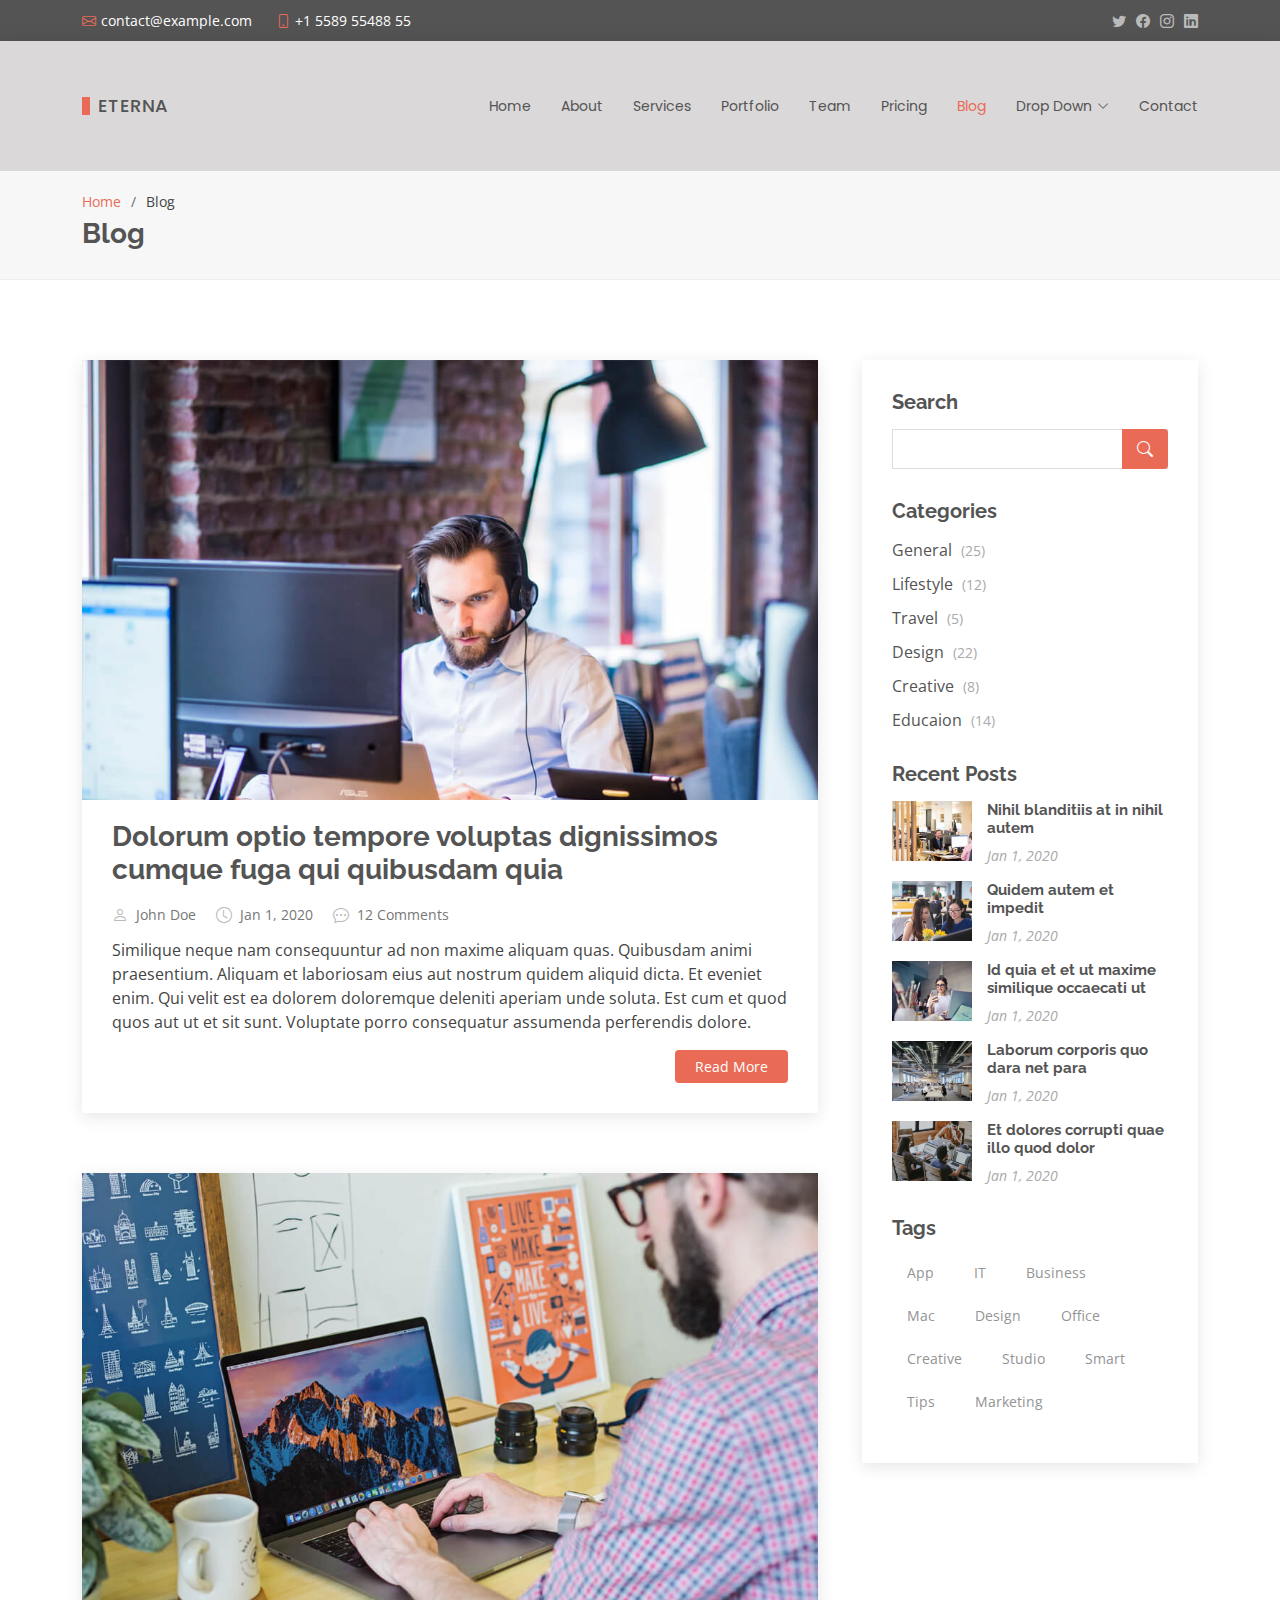
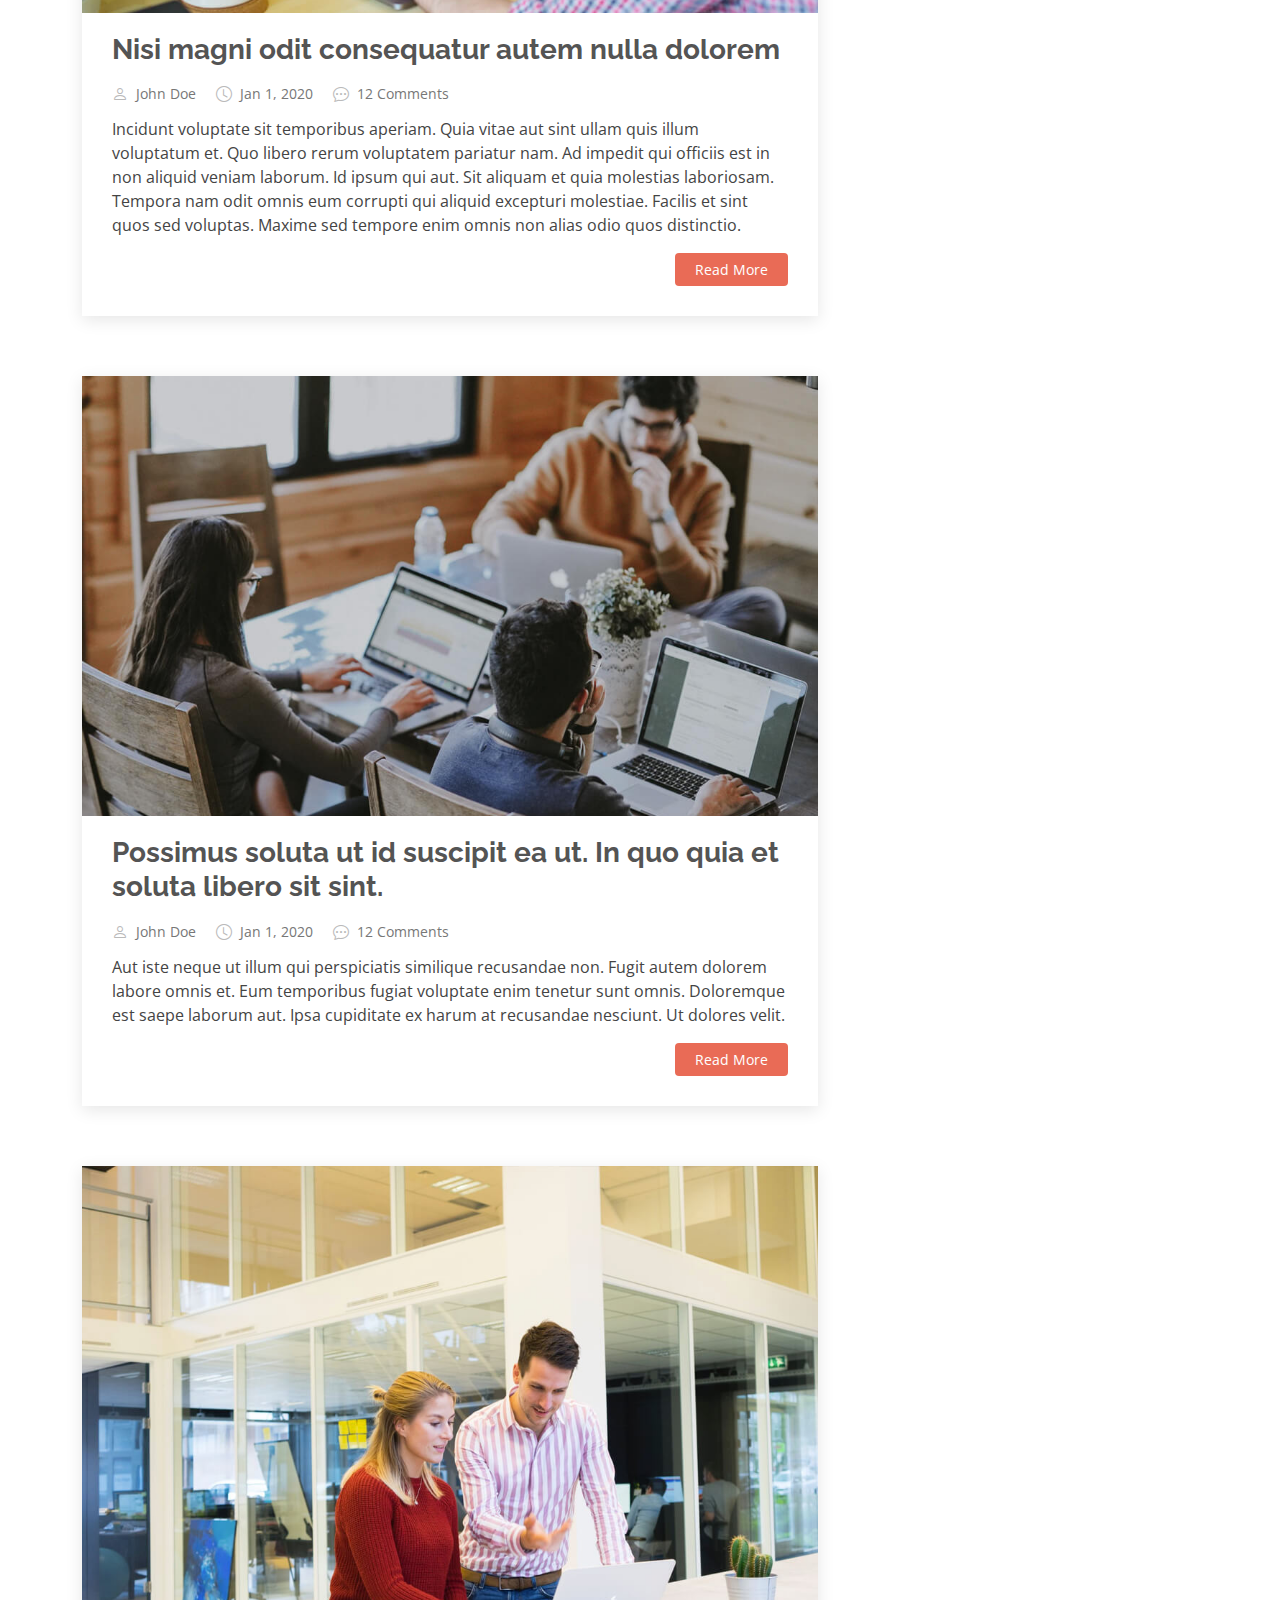
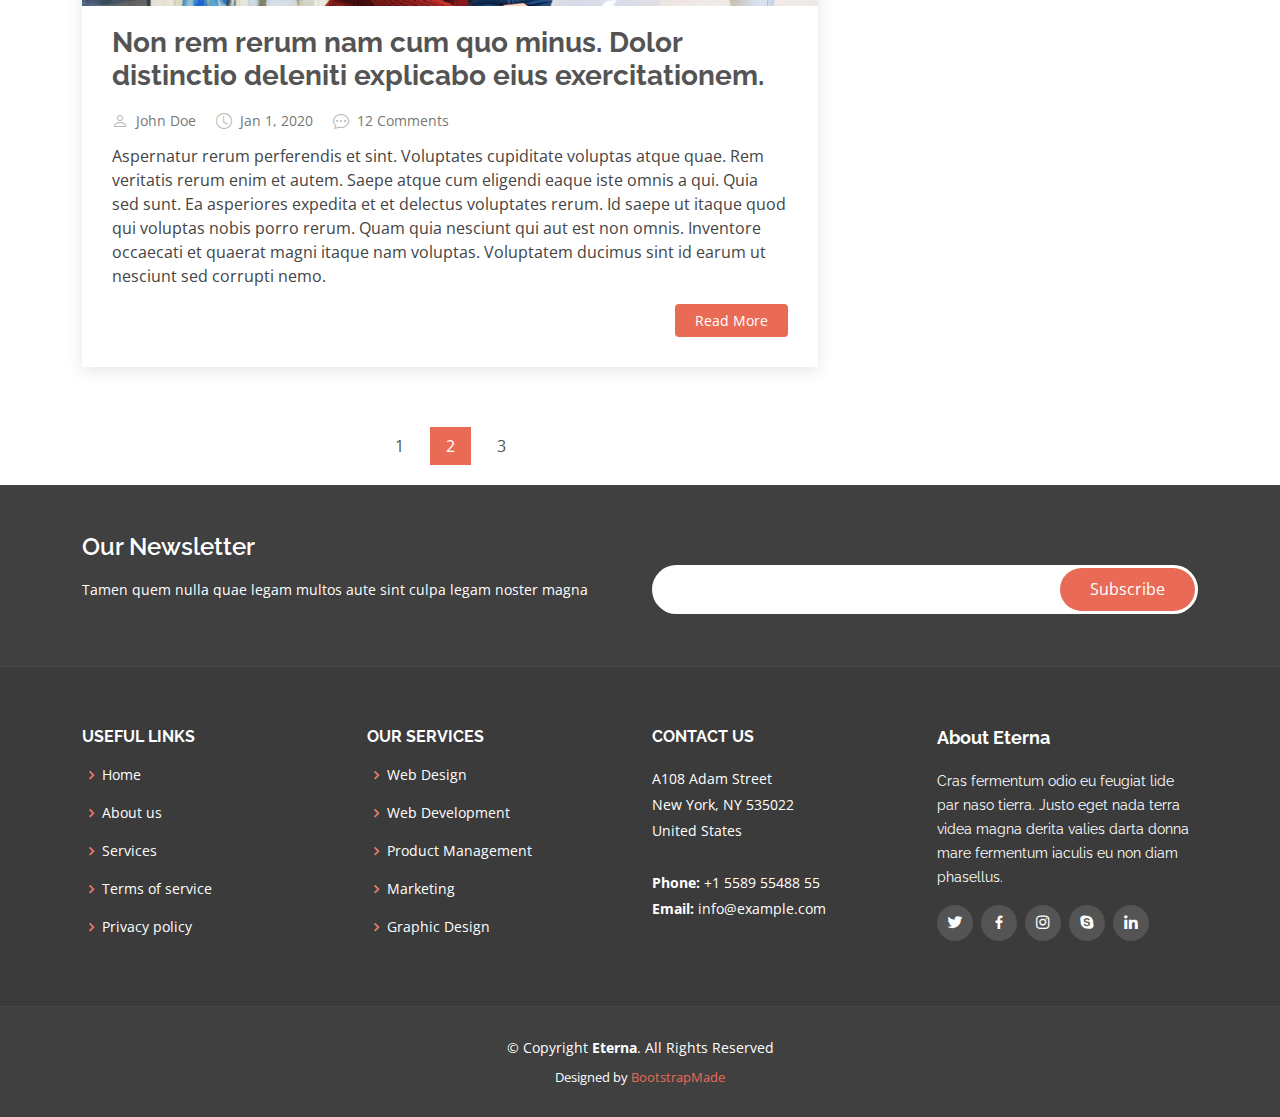
<file: blog.html>
<!DOCTYPE html>
<html lang="en">

<head>
  <meta charset="utf-8">
  <meta content="width=device-width, initial-scale=1.0" name="viewport">

  <title>Blog - Eterna Bootstrap Template</title>
  <meta content="" name="description">
  <meta content="" name="keywords">

  <!-- Favicons -->
  <link href="assets/img/favicon.png" rel="icon">
  <link href="assets/img/apple-touch-icon.png" rel="apple-touch-icon">

  <!-- Google Fonts -->
  <link href="https://fonts.googleapis.com/css?family=Open+Sans:300,300i,400,400i,600,600i,700,700i|Raleway:300,300i,400,400i,500,500i,600,600i,700,700i|Poppins:300,300i,400,400i,500,500i,600,600i,700,700i" rel="stylesheet">

  <!-- Vendor CSS Files -->
  <link href="assets/vendor/animate.css/animate.min.css" rel="stylesheet">
  <link href="assets/vendor/bootstrap/css/bootstrap.min.css" rel="stylesheet">
  <link href="assets/vendor/bootstrap-icons/bootstrap-icons.css" rel="stylesheet">
  <link href="assets/vendor/boxicons/css/boxicons.min.css" rel="stylesheet">
  <link href="assets/vendor/glightbox/css/glightbox.min.css" rel="stylesheet">
  <link href="assets/vendor/swiper/swiper-bundle.min.css" rel="stylesheet">

  <!-- Template Main CSS File -->
  <link href="assets/css/style.css" rel="stylesheet">

  <!-- =======================================================
  * Template Name: Eterna
  * Updated: May 30 2023 with Bootstrap v5.3.0
  * Template URL: https://bootstrapmade.com/eterna-free-multipurpose-bootstrap-template/
  * Author: BootstrapMade.com
  * License: https://bootstrapmade.com/license/
  ======================================================== -->
</head>

<body>

  <!-- ======= Top Bar ======= -->
  <section id="topbar" class="d-flex align-items-center">
    <div class="container d-flex justify-content-center justify-content-md-between">
      <div class="contact-info d-flex align-items-center">
        <i class="bi bi-envelope d-flex align-items-center"><a href="mailto:contact@example.com">contact@example.com</a></i>
        <i class="bi bi-phone d-flex align-items-center ms-4"><span>+1 5589 55488 55</span></i>
      </div>
      <div class="social-links d-none d-md-flex align-items-center">
        <a href="#" class="twitter"><i class="bi bi-twitter"></i></a>
        <a href="#" class="facebook"><i class="bi bi-facebook"></i></a>
        <a href="#" class="instagram"><i class="bi bi-instagram"></i></a>
        <a href="#" class="linkedin"><i class="bi bi-linkedin"></i></i></a>
      </div>
    </div>
  </section>

  <!-- ======= Header ======= -->
  <header id="header" class="d-flex align-items-center">
    <div class="container d-flex justify-content-between align-items-center">

      <div class="logo">
        <h1><a href="index.html">Eterna</a></h1>
        <!-- Uncomment below if you prefer to use an image logo -->
        <!-- <a href="index.html"><img src="assets/img/logo.png" alt="" class="img-fluid"></a>-->
      </div>

      <nav id="navbar" class="navbar">
        <ul>
          <li><a href="index.html">Home</a></li>
          <li><a href="about.html">About</a></li>
          <li><a href="services.html">Services</a></li>
          <li><a href="portfolio.html">Portfolio</a></li>
          <li><a href="team.html">Team</a></li>
          <li><a href="pricing.html">Pricing</a></li>
          <li><a class="active" href="blog.html">Blog</a></li>
          <li class="dropdown"><a href="#"><span>Drop Down</span> <i class="bi bi-chevron-down"></i></a>
            <ul>
              <li><a href="#">Drop Down 1</a></li>
              <li class="dropdown"><a href="#"><span>Deep Drop Down</span> <i class="bi bi-chevron-right"></i></a>
                <ul>
                  <li><a href="#">Deep Drop Down 1</a></li>
                  <li><a href="#">Deep Drop Down 2</a></li>
                  <li><a href="#">Deep Drop Down 3</a></li>
                  <li><a href="#">Deep Drop Down 4</a></li>
                  <li><a href="#">Deep Drop Down 5</a></li>
                </ul>
              </li>
              <li><a href="#">Drop Down 2</a></li>
              <li><a href="#">Drop Down 3</a></li>
              <li><a href="#">Drop Down 4</a></li>
            </ul>
          </li>
          <li><a href="contact.html">Contact</a></li>
        </ul>
        <i class="bi bi-list mobile-nav-toggle"></i>
      </nav><!-- .navbar -->

    </div>
  </header><!-- End Header -->

  <main id="main">

    <!-- ======= Breadcrumbs ======= -->
    <section id="breadcrumbs" class="breadcrumbs">
      <div class="container">

        <ol>
          <li><a href="index.html">Home</a></li>
          <li>Blog</li>
        </ol>
        <h2>Blog</h2>

      </div>
    </section><!-- End Breadcrumbs -->

    <!-- ======= Blog Section ======= -->
    <section id="blog" class="blog">
      <div class="container" data-aos="fade-up">

        <div class="row">

          <div class="col-lg-8 entries">

            <article class="entry">

              <div class="entry-img">
                <img src="assets/img/blog/blog-1.jpg" alt="" class="img-fluid">
              </div>

              <h2 class="entry-title">
                <a href="blog-single.html">Dolorum optio tempore voluptas dignissimos cumque fuga qui quibusdam quia</a>
              </h2>

              <div class="entry-meta">
                <ul>
                  <li class="d-flex align-items-center"><i class="bi bi-person"></i> <a href="blog-single.html">John Doe</a></li>
                  <li class="d-flex align-items-center"><i class="bi bi-clock"></i> <a href="blog-single.html"><time datetime="2020-01-01">Jan 1, 2020</time></a></li>
                  <li class="d-flex align-items-center"><i class="bi bi-chat-dots"></i> <a href="blog-single.html">12 Comments</a></li>
                </ul>
              </div>

              <div class="entry-content">
                <p>
                  Similique neque nam consequuntur ad non maxime aliquam quas. Quibusdam animi praesentium. Aliquam et laboriosam eius aut nostrum quidem aliquid dicta.
                  Et eveniet enim. Qui velit est ea dolorem doloremque deleniti aperiam unde soluta. Est cum et quod quos aut ut et sit sunt. Voluptate porro consequatur assumenda perferendis dolore.
                </p>
                <div class="read-more">
                  <a href="blog-single.html">Read More</a>
                </div>
              </div>

            </article><!-- End blog entry -->

            <article class="entry">

              <div class="entry-img">
                <img src="assets/img/blog/blog-2.jpg" alt="" class="img-fluid">
              </div>

              <h2 class="entry-title">
                <a href="blog-single.html">Nisi magni odit consequatur autem nulla dolorem</a>
              </h2>

              <div class="entry-meta">
                <ul>
                  <li class="d-flex align-items-center"><i class="bi bi-person"></i> <a href="blog-single.html">John Doe</a></li>
                  <li class="d-flex align-items-center"><i class="bi bi-clock"></i> <a href="blog-single.html"><time datetime="2020-01-01">Jan 1, 2020</time></a></li>
                  <li class="d-flex align-items-center"><i class="bi bi-chat-dots"></i> <a href="blog-single.html">12 Comments</a></li>
                </ul>
              </div>

              <div class="entry-content">
                <p>
                  Incidunt voluptate sit temporibus aperiam. Quia vitae aut sint ullam quis illum voluptatum et. Quo libero rerum voluptatem pariatur nam.
                  Ad impedit qui officiis est in non aliquid veniam laborum. Id ipsum qui aut. Sit aliquam et quia molestias laboriosam. Tempora nam odit omnis eum corrupti qui aliquid excepturi molestiae. Facilis et sint quos sed voluptas. Maxime sed tempore enim omnis non alias odio quos distinctio.
                </p>
                <div class="read-more">
                  <a href="blog-single.html">Read More</a>
                </div>
              </div>

            </article><!-- End blog entry -->

            <article class="entry">

              <div class="entry-img">
                <img src="assets/img/blog/blog-3.jpg" alt="" class="img-fluid">
              </div>

              <h2 class="entry-title">
                <a href="blog-single.html">Possimus soluta ut id suscipit ea ut. In quo quia et soluta libero sit sint.</a>
              </h2>

              <div class="entry-meta">
                <ul>
                  <li class="d-flex align-items-center"><i class="bi bi-person"></i> <a href="blog-single.html">John Doe</a></li>
                  <li class="d-flex align-items-center"><i class="bi bi-clock"></i> <a href="blog-single.html"><time datetime="2020-01-01">Jan 1, 2020</time></a></li>
                  <li class="d-flex align-items-center"><i class="bi bi-chat-dots"></i> <a href="blog-single.html">12 Comments</a></li>
                </ul>
              </div>

              <div class="entry-content">
                <p>
                  Aut iste neque ut illum qui perspiciatis similique recusandae non. Fugit autem dolorem labore omnis et. Eum temporibus fugiat voluptate enim tenetur sunt omnis.
                  Doloremque est saepe laborum aut. Ipsa cupiditate ex harum at recusandae nesciunt. Ut dolores velit.
                </p>
                <div class="read-more">
                  <a href="blog-single.html">Read More</a>
                </div>
              </div>

            </article><!-- End blog entry -->

            <article class="entry">

              <div class="entry-img">
                <img src="assets/img/blog/blog-4.jpg" alt="" class="img-fluid">
              </div>

              <h2 class="entry-title">
                <a href="blog-single.html">Non rem rerum nam cum quo minus. Dolor distinctio deleniti explicabo eius exercitationem.</a>
              </h2>

              <div class="entry-meta">
                <ul>
                  <li class="d-flex align-items-center"><i class="bi bi-person"></i> <a href="blog-single.html">John Doe</a></li>
                  <li class="d-flex align-items-center"><i class="bi bi-clock"></i> <a href="blog-single.html"><time datetime="2020-01-01">Jan 1, 2020</time></a></li>
                  <li class="d-flex align-items-center"><i class="bi bi-chat-dots"></i> <a href="blog-single.html">12 Comments</a></li>
                </ul>
              </div>

              <div class="entry-content">
                <p>
                  Aspernatur rerum perferendis et sint. Voluptates cupiditate voluptas atque quae. Rem veritatis rerum enim et autem. Saepe atque cum eligendi eaque iste omnis a qui.
                  Quia sed sunt. Ea asperiores expedita et et delectus voluptates rerum. Id saepe ut itaque quod qui voluptas nobis porro rerum. Quam quia nesciunt qui aut est non omnis. Inventore occaecati et quaerat magni itaque nam voluptas. Voluptatem ducimus sint id earum ut nesciunt sed corrupti nemo.
                </p>
                <div class="read-more">
                  <a href="blog-single.html">Read More</a>
                </div>
              </div>

            </article><!-- End blog entry -->

            <div class="blog-pagination">
              <ul class="justify-content-center">
                <li><a href="#">1</a></li>
                <li class="active"><a href="#">2</a></li>
                <li><a href="#">3</a></li>
              </ul>
            </div>

          </div><!-- End blog entries list -->

          <div class="col-lg-4">

            <div class="sidebar">

              <h3 class="sidebar-title">Search</h3>
              <div class="sidebar-item search-form">
                <form action="">
                  <input type="text">
                  <button type="submit"><i class="bi bi-search"></i></button>
                </form>
              </div><!-- End sidebar search formn-->

              <h3 class="sidebar-title">Categories</h3>
              <div class="sidebar-item categories">
                <ul>
                  <li><a href="#">General <span>(25)</span></a></li>
                  <li><a href="#">Lifestyle <span>(12)</span></a></li>
                  <li><a href="#">Travel <span>(5)</span></a></li>
                  <li><a href="#">Design <span>(22)</span></a></li>
                  <li><a href="#">Creative <span>(8)</span></a></li>
                  <li><a href="#">Educaion <span>(14)</span></a></li>
                </ul>
              </div><!-- End sidebar categories-->

              <h3 class="sidebar-title">Recent Posts</h3>
              <div class="sidebar-item recent-posts">
                <div class="post-item clearfix">
                  <img src="assets/img/blog/blog-recent-1.jpg" alt="">
                  <h4><a href="blog-single.html">Nihil blanditiis at in nihil autem</a></h4>
                  <time datetime="2020-01-01">Jan 1, 2020</time>
                </div>

                <div class="post-item clearfix">
                  <img src="assets/img/blog/blog-recent-2.jpg" alt="">
                  <h4><a href="blog-single.html">Quidem autem et impedit</a></h4>
                  <time datetime="2020-01-01">Jan 1, 2020</time>
                </div>

                <div class="post-item clearfix">
                  <img src="assets/img/blog/blog-recent-3.jpg" alt="">
                  <h4><a href="blog-single.html">Id quia et et ut maxime similique occaecati ut</a></h4>
                  <time datetime="2020-01-01">Jan 1, 2020</time>
                </div>

                <div class="post-item clearfix">
                  <img src="assets/img/blog/blog-recent-4.jpg" alt="">
                  <h4><a href="blog-single.html">Laborum corporis quo dara net para</a></h4>
                  <time datetime="2020-01-01">Jan 1, 2020</time>
                </div>

                <div class="post-item clearfix">
                  <img src="assets/img/blog/blog-recent-5.jpg" alt="">
                  <h4><a href="blog-single.html">Et dolores corrupti quae illo quod dolor</a></h4>
                  <time datetime="2020-01-01">Jan 1, 2020</time>
                </div>

              </div><!-- End sidebar recent posts-->

              <h3 class="sidebar-title">Tags</h3>
              <div class="sidebar-item tags">
                <ul>
                  <li><a href="#">App</a></li>
                  <li><a href="#">IT</a></li>
                  <li><a href="#">Business</a></li>
                  <li><a href="#">Mac</a></li>
                  <li><a href="#">Design</a></li>
                  <li><a href="#">Office</a></li>
                  <li><a href="#">Creative</a></li>
                  <li><a href="#">Studio</a></li>
                  <li><a href="#">Smart</a></li>
                  <li><a href="#">Tips</a></li>
                  <li><a href="#">Marketing</a></li>
                </ul>
              </div><!-- End sidebar tags-->

            </div><!-- End sidebar -->

          </div><!-- End blog sidebar -->

        </div>

      </div>
    </section><!-- End Blog Section -->

  </main><!-- End #main -->

  <!-- ======= Footer ======= -->
  <footer id="footer">

    <div class="footer-newsletter">
      <div class="container">
        <div class="row">
          <div class="col-lg-6">
            <h4>Our Newsletter</h4>
            <p>Tamen quem nulla quae legam multos aute sint culpa legam noster magna</p>
          </div>
          <div class="col-lg-6">
            <form action="" method="post">
              <input type="email" name="email"><input type="submit" value="Subscribe">
            </form>
          </div>
        </div>
      </div>
    </div>

    <div class="footer-top">
      <div class="container">
        <div class="row">

          <div class="col-lg-3 col-md-6 footer-links">
            <h4>Useful Links</h4>
            <ul>
              <li><i class="bx bx-chevron-right"></i> <a href="#">Home</a></li>
              <li><i class="bx bx-chevron-right"></i> <a href="#">About us</a></li>
              <li><i class="bx bx-chevron-right"></i> <a href="#">Services</a></li>
              <li><i class="bx bx-chevron-right"></i> <a href="#">Terms of service</a></li>
              <li><i class="bx bx-chevron-right"></i> <a href="#">Privacy policy</a></li>
            </ul>
          </div>

          <div class="col-lg-3 col-md-6 footer-links">
            <h4>Our Services</h4>
            <ul>
              <li><i class="bx bx-chevron-right"></i> <a href="#">Web Design</a></li>
              <li><i class="bx bx-chevron-right"></i> <a href="#">Web Development</a></li>
              <li><i class="bx bx-chevron-right"></i> <a href="#">Product Management</a></li>
              <li><i class="bx bx-chevron-right"></i> <a href="#">Marketing</a></li>
              <li><i class="bx bx-chevron-right"></i> <a href="#">Graphic Design</a></li>
            </ul>
          </div>

          <div class="col-lg-3 col-md-6 footer-contact">
            <h4>Contact Us</h4>
            <p>
              A108 Adam Street <br>
              New York, NY 535022<br>
              United States <br><br>
              <strong>Phone:</strong> +1 5589 55488 55<br>
              <strong>Email:</strong> info@example.com<br>
            </p>

          </div>

          <div class="col-lg-3 col-md-6 footer-info">
            <h3>About Eterna</h3>
            <p>Cras fermentum odio eu feugiat lide par naso tierra. Justo eget nada terra videa magna derita valies darta donna mare fermentum iaculis eu non diam phasellus.</p>
            <div class="social-links mt-3">
              <a href="#" class="twitter"><i class="bx bxl-twitter"></i></a>
              <a href="#" class="facebook"><i class="bx bxl-facebook"></i></a>
              <a href="#" class="instagram"><i class="bx bxl-instagram"></i></a>
              <a href="#" class="google-plus"><i class="bx bxl-skype"></i></a>
              <a href="#" class="linkedin"><i class="bx bxl-linkedin"></i></a>
            </div>
          </div>

        </div>
      </div>
    </div>

    <div class="container">
      <div class="copyright">
        &copy; Copyright <strong><span>Eterna</span></strong>. All Rights Reserved
      </div>
      <div class="credits">
        <!-- All the links in the footer should remain intact. -->
        <!-- You can delete the links only if you purchased the pro version. -->
        <!-- Licensing information: https://bootstrapmade.com/license/ -->
        <!-- Purchase the pro version with working PHP/AJAX contact form: https://bootstrapmade.com/eterna-free-multipurpose-bootstrap-template/ -->
        Designed by <a href="https://bootstrapmade.com/">BootstrapMade</a>
      </div>
    </div>
  </footer><!-- End Footer -->

  <a href="#" class="back-to-top d-flex align-items-center justify-content-center"><i class="bi bi-arrow-up-short"></i></a>

  <!-- Vendor JS Files -->
  <script src="assets/vendor/purecounter/purecounter_vanilla.js"></script>
  <script src="assets/vendor/bootstrap/js/bootstrap.bundle.min.js"></script>
  <script src="assets/vendor/glightbox/js/glightbox.min.js"></script>
  <script src="assets/vendor/isotope-layout/isotope.pkgd.min.js"></script>
  <script src="assets/vendor/swiper/swiper-bundle.min.js"></script>
  <script src="assets/vendor/waypoints/noframework.waypoints.js"></script>
  <script src="assets/vendor/php-email-form/validate.js"></script>

  <!-- Template Main JS File -->
  <script src="assets/js/main.js"></script>

</body>

</html>
</file>
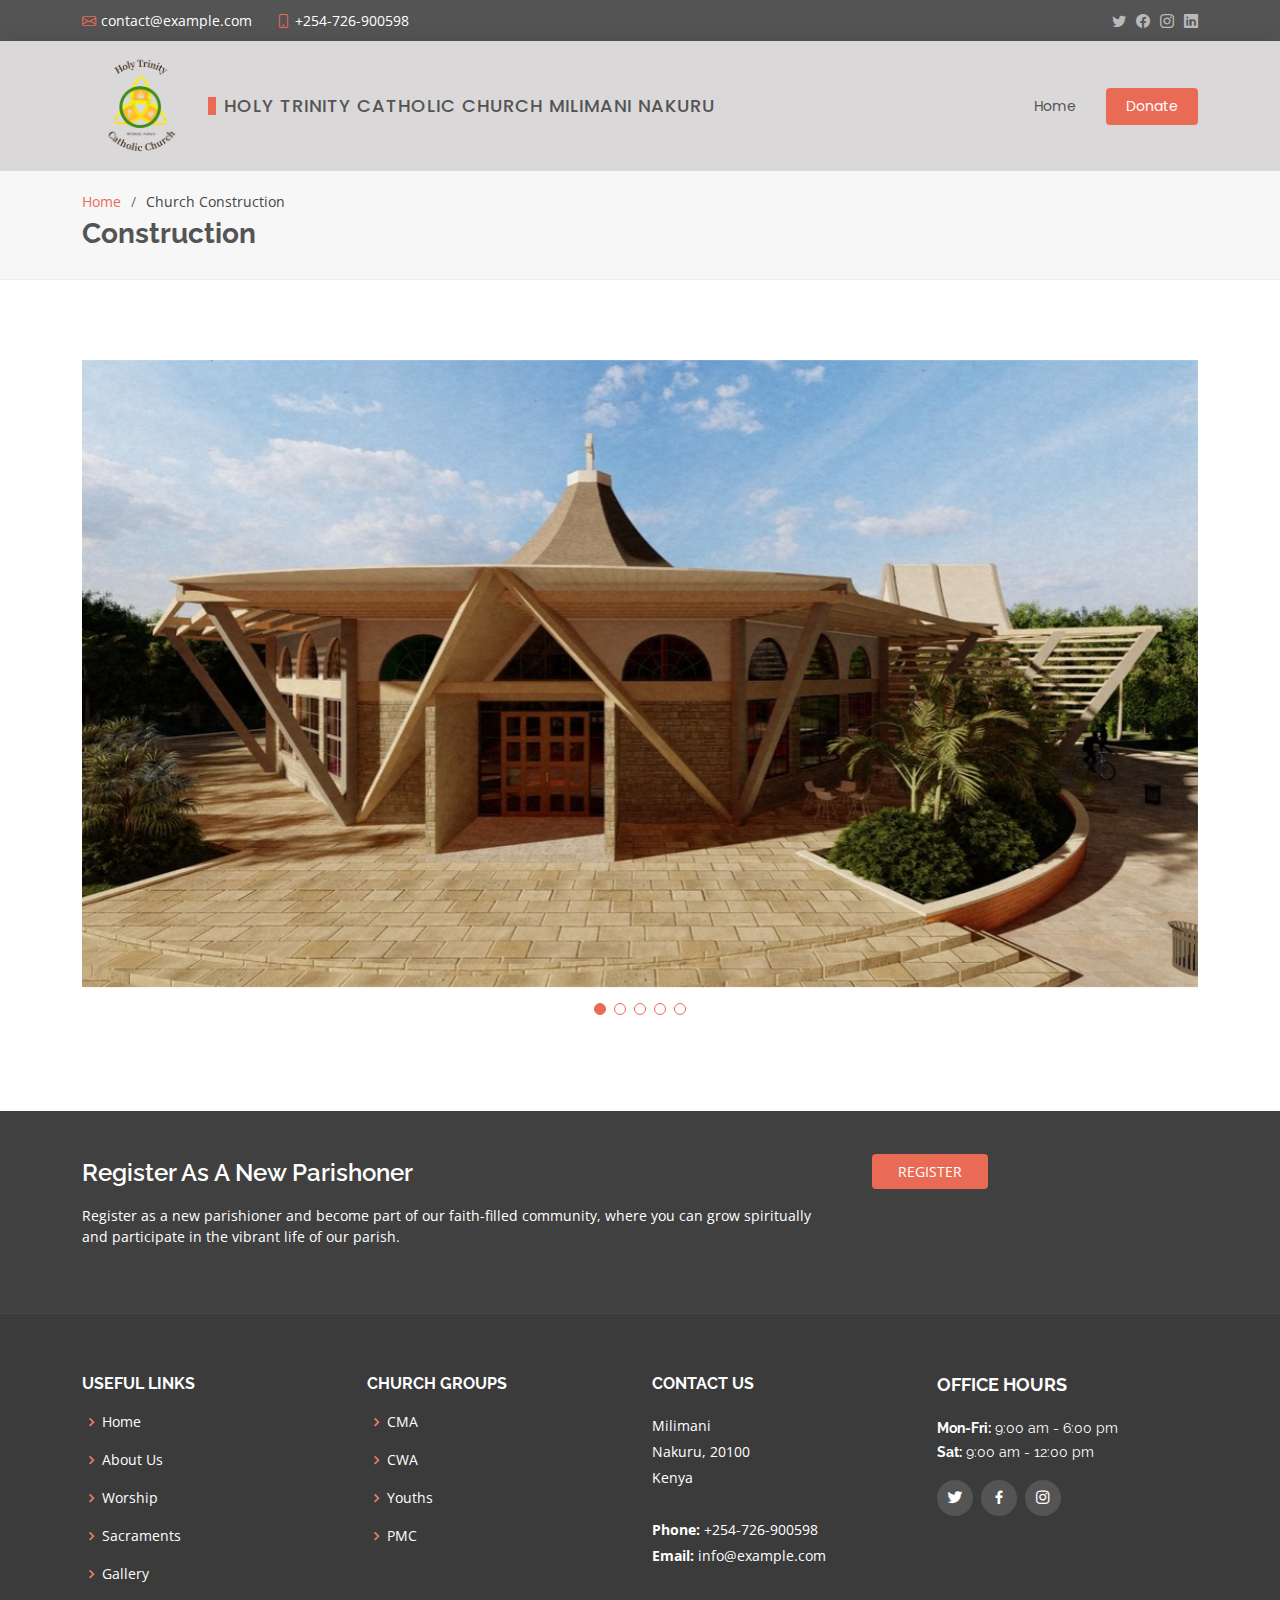
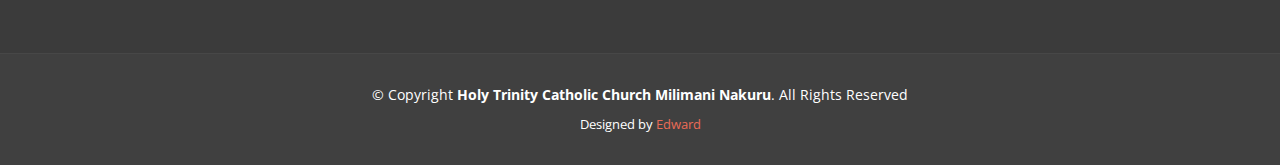
<file: construction-details.html>
<!DOCTYPE html>
<html lang="en">

<head>
  <meta charset="utf-8">
  <meta content="width=device-width, initial-scale=1.0" name="viewport">

  <title>Church Construction - Holy Trinity Catholic Church Milimani Nakuru</title>
  <meta content="" name="description">
  <meta content="" name="keywords">

  <!-- Favicons -->
  <link href="assets/img/favicon.png" rel="icon">
  <link href="assets/img/apple-touch-icon.png" rel="apple-touch-icon">

  <!-- Google Fonts -->
  <link href="https://fonts.googleapis.com/css?family=Open+Sans:300,300i,400,400i,600,600i,700,700i|Raleway:300,300i,400,400i,500,500i,600,600i,700,700i|Poppins:300,300i,400,400i,500,500i,600,600i,700,700i" rel="stylesheet">

  <!-- Vendor CSS Files -->
  <link href="assets/vendor/animate.css/animate.min.css" rel="stylesheet">
  <link href="assets/vendor/aos/aos.css" rel="stylesheet">
  <link href="assets/vendor/bootstrap/css/bootstrap.min.css" rel="stylesheet">
  <link href="assets/vendor/bootstrap-icons/bootstrap-icons.css" rel="stylesheet">
  <link href="assets/vendor/boxicons/css/boxicons.min.css" rel="stylesheet">
  <link href="assets/vendor/glightbox/css/glightbox.min.css" rel="stylesheet">
  <link href="assets/vendor/swiper/swiper-bundle.min.css" rel="stylesheet">
  <link href="https://cdn.jsdelivr.net/npm/bootstrap@5.3.0/dist/css/bootstrap.min.css" rel="stylesheet" integrity="sha384-9ndCyUaIbzAi2FUVXJi0CjmCapSmO7SnpJef0486qhLnuZ2cdeRhO02iuK6FUUVM" crossorigin="anonymous">

  <!-- Template Main CSS File -->
  <link href="assets/css/style.css" rel="stylesheet">
</head>

<body>

  <!-- ======= Top Bar ======= -->
  <section id="topbar" class="d-flex align-items-center">
    <div class="container d-flex justify-content-center justify-content-md-between">
      <div class="contact-info d-flex align-items-center">
        <i class="bi bi-envelope d-flex align-items-center"><a href="mailto:contact@example.com">contact@example.com</a></i>
        <i class="bi bi-phone d-flex align-items-center ms-4"><span>+254-726-900598</span></i>
      </div>
      <div class="social-links d-none d-md-flex align-items-center">
        <a href="#" class="twitter"><i class="bi bi-twitter"></i></a>
        <a href="#" class="facebook"><i class="bi bi-facebook"></i></a>
        <a href="#" class="instagram"><i class="bi bi-instagram"></i></a>
        <a href="#" class="linkedin"><i class="bi bi-linkedin"></i></i></a>
      </div>
    </div>
  </section>

  <!-- ======= Header ======= -->
  <header id="header" class="d-flex align-items-center h-140 gap-1">
    <div class="container d-flex justify-content-between align-items-center">
      <div class="d-flex flex-row align-items-center gap-2 logo-img">
        <img src="/assets/img/logo.png" alt="Church Logo" class="">
        <div class="logo">
          <h1><a href="index.html">Holy Trinity Catholic Church Milimani Nakuru</a></h1>
        </div>
      </div>

      <nav id="navbar" class="navbar">
        <ul>
          <li><a href="index.html">Home</a></li>
          <li><a class="getstarted scrollto" href="#about">Donate</a></li>
        </ul>
        <i class="bi bi-list mobile-nav-toggle"></i>
      </nav><!-- .navbar -->

    </div>
  </header><!-- End Header -->

  <main id="main">

    <!-- ======= Breadcrumbs ======= -->
    <section id="breadcrumbs" class="breadcrumbs">
      <div class="container">

        <ol>
          <li><a href="index.html">Home</a></li>
          <li>Church Construction</li>
        </ol>
        <h2>Construction</h2>

      </div>
    </section><!-- End Breadcrumbs -->

    <!-- ======= Portfolio Details Section ======= -->
    <section id="portfolio-details" class="portfolio-details">
      <div class="container">

        <div class="row gy-4">

          <div class="col-12 h-90">
            <div class="portfolio-details-slider swiper">
              <div class="swiper-wrapper align-items-center">

                <div class="swiper-slide">
                  <img src="assets/img/portfolio/construction/p-1.jpeg" alt="">
                </div>

                <div class="swiper-slide">
                  <img src="assets/img/portfolio/construction/p-2.jpeg" alt="">
                </div>

                <div class="swiper-slide">
                  <img src="assets/img/portfolio/construction/p-3.jpeg" alt="">
                </div>

                <div class="swiper-slide">
                  <img src="assets/img/portfolio/construction/p-4.jpeg" alt="">
                </div>

                <div class="swiper-slide">
                  <img src="assets/img/portfolio/construction/p-5.jpeg" alt="">
                </div>

              </div>
              <div class="swiper-pagination"></div>
            </div>
          </div>

        </div>

      </div>
    </section><!-- End Portfolio Details Section -->

  </main><!-- End #main -->

  <!-- ======= Footer ======= -->
  <footer id="footer">

    <div class="footer-newsletter">
      <div class="container">
        <div class="row">
          <div class="col-lg-8">
            <h4>Register As A New Parishoner</h4>
            <p>
              Register as a new parishioner and become part of our faith-filled community, 
              where you can grow spiritually and participate in the vibrant life of our parish.
            </p>
          </div>
          <div class="col-lg-4">
            <a class="getstarted" href="https://forms.gle/7a2teXiXFZjDNBGc8" target="_blank">REGISTER</a>
          </div>
        </div>
      </div>
    </div>

    <div class="footer-top">
      <div class="container">
        <div class="row">

          <div class="col-lg-3 col-md-6 footer-links">
            <h4>Useful Links</h4>
            <ul>
              <li><i class="bx bx-chevron-right"></i> <a href="#">Home</a></li>
              <li><i class="bx bx-chevron-right"></i> <a href="#">About Us</a></li>
              <li><i class="bx bx-chevron-right"></i> <a href="#">Worship</a></li>
              <li><i class="bx bx-chevron-right"></i> <a href="#">Sacraments</a></li>
              <li><i class="bx bx-chevron-right"></i> <a href="#">Gallery</a></li>
            </ul>
          </div>

          <div class="col-lg-3 col-md-6 footer-links">
            <h4>Church Groups</h4>
            <ul>
              <li><i class="bx bx-chevron-right"></i> <a href="#">CMA</a></li>
              <li><i class="bx bx-chevron-right"></i> <a href="#">CWA</a></li>
              <li><i class="bx bx-chevron-right"></i> <a href="#">Youths</a></li>
              <li><i class="bx bx-chevron-right"></i> <a href="#">PMC</a></li>
            </ul>
          </div>

          <div class="col-lg-3 col-md-6 footer-contact">
            <h4>Contact Us</h4>
            <p>
              Milimani <br>
              Nakuru, 20100<br>
              Kenya <br><br>
              <strong>Phone:</strong> +254-726-900598<br>
              <strong>Email:</strong> info@example.com<br>
            </p>

          </div>

          <div class="col-lg-3 col-md-6 footer-info">
            <h3>OFFICE HOURS</h3>
            <p><span class="fw-bold">Mon-Fri:</span> 9:00 am - 6:00 pm</p>
            <p><span class="fw-bold">Sat:</span> 9:00 am - 12:00 pm</p>
            <div class="social-links mt-3">
              <a href="#" class="twitter"><i class="bx bxl-twitter"></i></a>
              <a href="#" class="facebook"><i class="bx bxl-facebook"></i></a>
              <a href="#" class="instagram"><i class="bx bxl-instagram"></i></a>
            </div>
          </div>

        </div>
      </div>
    </div>

    <div class="container">
      <div class="copyright">
        &copy; Copyright <strong><span>Holy Trinity Catholic Church Milimani Nakuru</span></strong>. All Rights Reserved
      </div>
      <div class="credits">Designed by <a href="https://www.edwardodhiambo.com">Edward</a>
      </div>
    </div>
  </footer><!-- End Footer -->

  <a href="#" class="back-to-top d-flex align-items-center justify-content-center"><i class="bi bi-arrow-up-short"></i></a>

  <!-- Vendor JS Files -->
  <script src="assets/vendor/purecounter/purecounter_vanilla.js"></script>
  <script src="assets/vendor/bootstrap/js/bootstrap.bundle.min.js"></script>
  <script src="assets/vendor/glightbox/js/glightbox.min.js"></script>
  <script src="assets/vendor/isotope-layout/isotope.pkgd.min.js"></script>
  <script src="assets/vendor/swiper/swiper-bundle.min.js"></script>
  <script src="assets/vendor/waypoints/noframework.waypoints.js"></script>
  <script src="assets/vendor/php-email-form/validate.js"></script>

  <!-- Template Main JS File -->
  <script src="assets/js/main.js"></script>

</body>

</html>
</file>
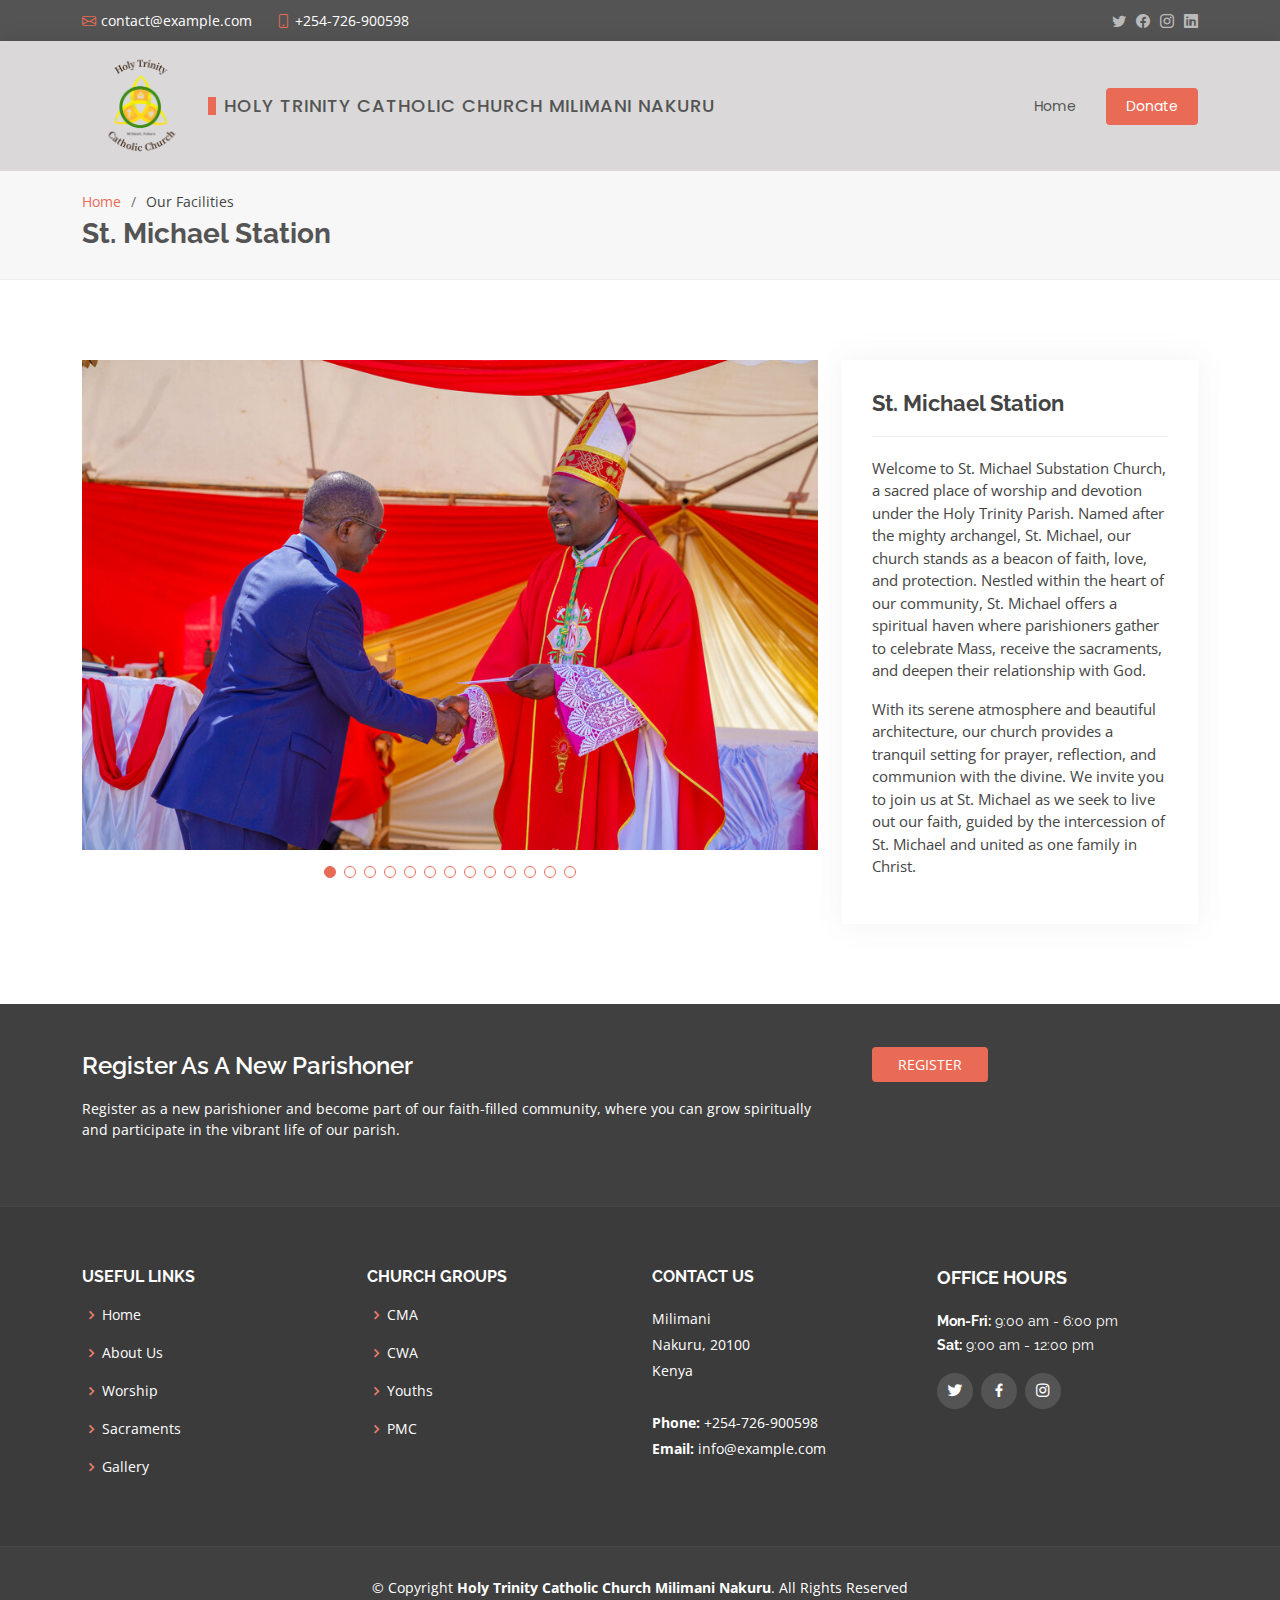
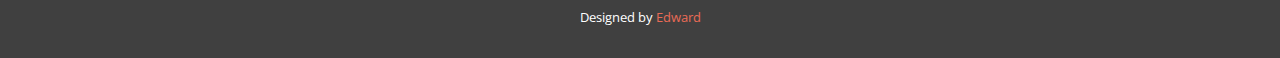
<file: facility.html>
<!DOCTYPE html>
<html lang="en">

<head>
  <meta charset="utf-8">
  <meta content="width=device-width, initial-scale=1.0" name="viewport">

  <title>Church Construction - Holy Trinity Catholic Church Milimani Nakuru</title>
  <meta content="" name="description">
  <meta content="" name="keywords">

  <!-- Favicons -->
  <link href="assets/img/favicon.png" rel="icon">
  <link href="assets/img/apple-touch-icon.png" rel="apple-touch-icon">

  <!-- Google Fonts -->
  <link href="https://fonts.googleapis.com/css?family=Open+Sans:300,300i,400,400i,600,600i,700,700i|Raleway:300,300i,400,400i,500,500i,600,600i,700,700i|Poppins:300,300i,400,400i,500,500i,600,600i,700,700i" rel="stylesheet">

  <!-- Vendor CSS Files -->
  <link href="assets/vendor/animate.css/animate.min.css" rel="stylesheet">
  <link href="assets/vendor/aos/aos.css" rel="stylesheet">
  <link href="assets/vendor/bootstrap/css/bootstrap.min.css" rel="stylesheet">
  <link href="assets/vendor/bootstrap-icons/bootstrap-icons.css" rel="stylesheet">
  <link href="assets/vendor/boxicons/css/boxicons.min.css" rel="stylesheet">
  <link href="assets/vendor/glightbox/css/glightbox.min.css" rel="stylesheet">
  <link href="assets/vendor/swiper/swiper-bundle.min.css" rel="stylesheet">
  <link href="https://cdn.jsdelivr.net/npm/bootstrap@5.3.0/dist/css/bootstrap.min.css" rel="stylesheet" integrity="sha384-9ndCyUaIbzAi2FUVXJi0CjmCapSmO7SnpJef0486qhLnuZ2cdeRhO02iuK6FUUVM" crossorigin="anonymous">

  <!-- Template Main CSS File -->
  <link href="assets/css/style.css" rel="stylesheet">
</head>

<body>

  <!-- ======= Top Bar ======= -->
  <section id="topbar" class="d-flex align-items-center">
    <div class="container d-flex justify-content-center justify-content-md-between">
      <div class="contact-info d-flex align-items-center">
        <i class="bi bi-envelope d-flex align-items-center"><a href="mailto:contact@example.com">contact@example.com</a></i>
        <i class="bi bi-phone d-flex align-items-center ms-4"><span>+254-726-900598</span></i>
      </div>
      <div class="social-links d-none d-md-flex align-items-center">
        <a href="#" class="twitter"><i class="bi bi-twitter"></i></a>
        <a href="#" class="facebook"><i class="bi bi-facebook"></i></a>
        <a href="#" class="instagram"><i class="bi bi-instagram"></i></a>
        <a href="#" class="linkedin"><i class="bi bi-linkedin"></i></i></a>
      </div>
    </div>
  </section>

  <!-- ======= Header ======= -->
  <header id="header" class="d-flex align-items-center h-140 gap-1">
    <div class="container d-flex justify-content-between align-items-center">
      <div class="d-flex flex-row align-items-center gap-2 logo-img">
        <img src="/assets/img/logo.png" alt="Church Logo" class="">
        <div class="logo">
          <h1><a href="index.html">Holy Trinity Catholic Church Milimani Nakuru</a></h1>
        </div>
      </div>

      <nav id="navbar" class="navbar">
        <ul>
          <li><a href="index.html">Home</a></li>
          <li><a class="getstarted" href="" data-bs-toggle="modal" data-bs-target="#donate">Donate</a></li>
        </ul>
        <i class="bi bi-list mobile-nav-toggle"></i>
      </nav><!-- .navbar -->

    </div>
  </header><!-- End Header -->

  <main id="main">

    <!-- ======= Breadcrumbs ======= -->
    <section id="breadcrumbs" class="breadcrumbs">
      <div class="container">

        <ol>
          <li><a href="index.html">Home</a></li>
          <li>Our Facilities</li>
        </ol>
        <h2>St. Michael Station</h2>

      </div>
    </section><!-- End Breadcrumbs -->

    <!-- ======= Portfolio Details Section ======= -->
    <section id="portfolio-details" class="portfolio-details">
      <div class="container">

        <div class="row gy-4">

          <div class="col-lg-8">
            <div class="portfolio-details-slider swiper">
              <div class="swiper-wrapper align-items-center">

                <div class="swiper-slide">
                  <img src="assets/img/portfolio/leaders/portfolio-1.jpg" alt="">
                </div>

                <div class="swiper-slide">
                  <img src="assets/img/portfolio/leaders/portfolio-2.jpg" alt="">
                </div>

                <div class="swiper-slide">
                  <img src="assets/img/portfolio/leaders/portfolio-3.jpg" alt="">
                </div>

                <div class="swiper-slide">
                  <img src="assets/img/portfolio/leaders/portfolio-4.jpg" alt="">
                </div>

                <div class="swiper-slide">
                  <img src="assets/img/portfolio/leaders/portfolio-5.jpg" alt="">
                </div>

                <div class="swiper-slide">
                  <img src="assets/img/portfolio/leaders/portfolio-6.jpg" alt="">
                </div>

                <div class="swiper-slide">
                  <img src="assets/img/portfolio/leaders/portfolio-7.jpg" alt="">
                </div>

                <div class="swiper-slide">
                  <img src="assets/img/portfolio/leaders/portfolio-8.jpg" alt="">
                </div>

                <div class="swiper-slide">
                  <img src="assets/img/portfolio/leaders/portfolio-9.jpg" alt="">
                </div>

                <div class="swiper-slide">
                  <img src="assets/img/portfolio/leaders/portfolio-10.jpg" alt="">
                </div>

                <div class="swiper-slide">
                  <img src="assets/img/portfolio/leaders/portfolio-11.jpg" alt="">
                </div>

                <div class="swiper-slide">
                  <img src="assets/img/portfolio/leaders/portfolio-12.jpg" alt="">
                </div>

                <div class="swiper-slide">
                  <img src="assets/img/portfolio/leaders/portfolio-13.jpg" alt="">
                </div>

              </div>
              <div class="swiper-pagination"></div>
            </div>
          </div>

          <div class="col-lg-4">
            <div class="portfolio-info">
              <h3>St. Michael Station</h3>
              <ul>
                <p>
                  Welcome to St. Michael Substation Church, a sacred place of worship and devotion under 
                  the Holy Trinity Parish. Named after the mighty archangel, St. Michael, our church 
                  stands as a beacon of faith, love, and protection. Nestled within the heart of our community, 
                  St. Michael offers a spiritual haven where parishioners gather to celebrate Mass, receive the 
                  sacraments, and deepen their relationship with God. 
                </p>
                <p>
                  With its serene atmosphere and beautiful architecture, our church provides a tranquil 
                  setting for prayer, reflection, and communion with the divine. We invite you to join us at 
                  St. Michael as we seek to live out our faith, guided by the intercession of St. Michael 
                  and united as one family in Christ.
                </p>
              </ul>
            </div>
          </div>

        </div>

      </div>
    </section><!-- End Portfolio Details Section -->

  </main><!-- End #main -->

  <!-- Modal -->
        <div class="modal fade" id="donate" tabindex="-1" aria-labelledby="exampleModalLabel" aria-hidden="true">
        <div class="modal-dialog">
            <div class="modal-content">
            <div class="modal-header">
                <h1 class="modal-title fs-5 text-uppercase" id="exampleModalLabel">Donation Form</h1>
                <button type="button" class="btn-close" data-bs-dismiss="modal" aria-label="Close"></button>
            </div>
            <div class="modal-body">
              <div class="row mb-4">
                 <div class="col">
                  <div class="form-outline">
                    <label class="form-label" for="amount">Amount</label>
                    <input type="number" id="amount" class="form-control" placeholder="KSH" required/>                    
                  </div>
                </div>
                <div class="col">
                  <div class="form-outline">
                    <label class="form-label" for="form3Example2">Phone Number</label>
                    <input type="number" id="phone" class="form-control" placeholder="0720111222" required/>                    
                  </div>
                </div>
              </div>
              <div class="row mb-4">
                <h6 class="fw-bold">Donation Type</h6>
                <div class="form-outline">
                  <div class="form-check">
                    <input class="form-check-input" type="radio" name="tithe" id="tithe">
                    <label class="form-check-label" for="tithe">
                      Tithe
                    </label>
                  </div>
                  <div class="form-check">
                    <input class="form-check-input" type="radio" name="offertory" id="offertory">
                    <label class="form-check-label" for="offertory">
                      Offertory
                    </label>
                  </div>
                  <div class="form-check">
                    <input class="form-check-input" type="radio" name="construction" id="construction">
                    <label class="form-check-label" for="construction">
                      Church Construction
                    </label>
                  </div>
                  <div class="form-check">
                    <input class="form-check-input" type="radio" name="childern" id="childern">
                    <label class="form-check-label" for="childern">
                      Children's Home
                    </label>
                  </div>
                </div>
              </div>
              <div class="row mb-4">
                <div class="form-outline">
                  <label for="name" class="form-label">Donor Name</label>
                <input type="name" class="form-control" id="name" placeholder="John Doe">
                </div>
              </div>
              <div class="row mb-4">
                <div class="form-outline">
                  <label for="comment" class="form-label">Donor Notes</label>
                  <textarea class="form-control" id="comment" rows="3"></textarea>
                </div>
              </div>
            </div>
            <div class="modal-footer">
                <button type="button" class="btn btn-secondary" data-bs-dismiss="modal">Dismiss</button>
                <span type="submit" role="button" class=""><img src="assets/img/mpesa.jpg" alt="" class="" style="height: 38px;"></span>
            </div>
            </div>
        </div>
        </div>

  <!-- ======= Footer ======= -->
  <footer id="footer">

    <div class="footer-newsletter">
      <div class="container">
        <div class="row">
          <div class="col-lg-8">
            <h4>Register As A New Parishoner</h4>
            <p>
              Register as a new parishioner and become part of our faith-filled community, 
              where you can grow spiritually and participate in the vibrant life of our parish.
            </p>
          </div>
          <div class="col-lg-4">
            <a class="getstarted" href="https://forms.gle/7a2teXiXFZjDNBGc8" target="_blank">REGISTER</a>
          </div>
        </div>
      </div>
    </div>

    <div class="footer-top">
      <div class="container">
        <div class="row">

          <div class="col-lg-3 col-md-6 footer-links">
            <h4>Useful Links</h4>
            <ul>
              <li><i class="bx bx-chevron-right"></i> <a href="#">Home</a></li>
              <li><i class="bx bx-chevron-right"></i> <a href="#">About Us</a></li>
              <li><i class="bx bx-chevron-right"></i> <a href="#">Worship</a></li>
              <li><i class="bx bx-chevron-right"></i> <a href="#">Sacraments</a></li>
              <li><i class="bx bx-chevron-right"></i> <a href="#">Gallery</a></li>
            </ul>
          </div>

          <div class="col-lg-3 col-md-6 footer-links">
            <h4>Church Groups</h4>
            <ul>
              <li><i class="bx bx-chevron-right"></i> <a href="#">CMA</a></li>
              <li><i class="bx bx-chevron-right"></i> <a href="#">CWA</a></li>
              <li><i class="bx bx-chevron-right"></i> <a href="#">Youths</a></li>
              <li><i class="bx bx-chevron-right"></i> <a href="#">PMC</a></li>
            </ul>
          </div>

          <div class="col-lg-3 col-md-6 footer-contact">
            <h4>Contact Us</h4>
            <p>
              Milimani <br>
              Nakuru, 20100<br>
              Kenya <br><br>
              <strong>Phone:</strong> +254-726-900598<br>
              <strong>Email:</strong> info@example.com<br>
            </p>

          </div>

          <div class="col-lg-3 col-md-6 footer-info">
            <h3>OFFICE HOURS</h3>
            <p><span class="fw-bold">Mon-Fri:</span> 9:00 am - 6:00 pm</p>
            <p><span class="fw-bold">Sat:</span> 9:00 am - 12:00 pm</p>
            <div class="social-links mt-3">
              <a href="#" class="twitter"><i class="bx bxl-twitter"></i></a>
              <a href="#" class="facebook"><i class="bx bxl-facebook"></i></a>
              <a href="#" class="instagram"><i class="bx bxl-instagram"></i></a>
            </div>
          </div>

        </div>
      </div>
    </div>

    <div class="container">
      <div class="copyright">
        &copy; Copyright <strong><span>Holy Trinity Catholic Church Milimani Nakuru</span></strong>. All Rights Reserved
      </div>
      <div class="credits">Designed by <a href="https://www.edwardodhiambo.com">Edward</a>
      </div>
    </div>
  </footer><!-- End Footer -->

  <a href="#" class="back-to-top d-flex align-items-center justify-content-center"><i class="bi bi-arrow-up-short"></i></a>

  <!-- Vendor JS Files -->
  <script src="assets/vendor/purecounter/purecounter_vanilla.js"></script>
  <script src="assets/vendor/bootstrap/js/bootstrap.bundle.min.js"></script>
  <script src="assets/vendor/glightbox/js/glightbox.min.js"></script>
  <script src="assets/vendor/isotope-layout/isotope.pkgd.min.js"></script>
  <script src="assets/vendor/swiper/swiper-bundle.min.js"></script>
  <script src="assets/vendor/waypoints/noframework.waypoints.js"></script>
  <script src="assets/vendor/php-email-form/validate.js"></script>

  <!-- Template Main JS File -->
  <script src="assets/js/main.js"></script>

</body>

</html>
</file>
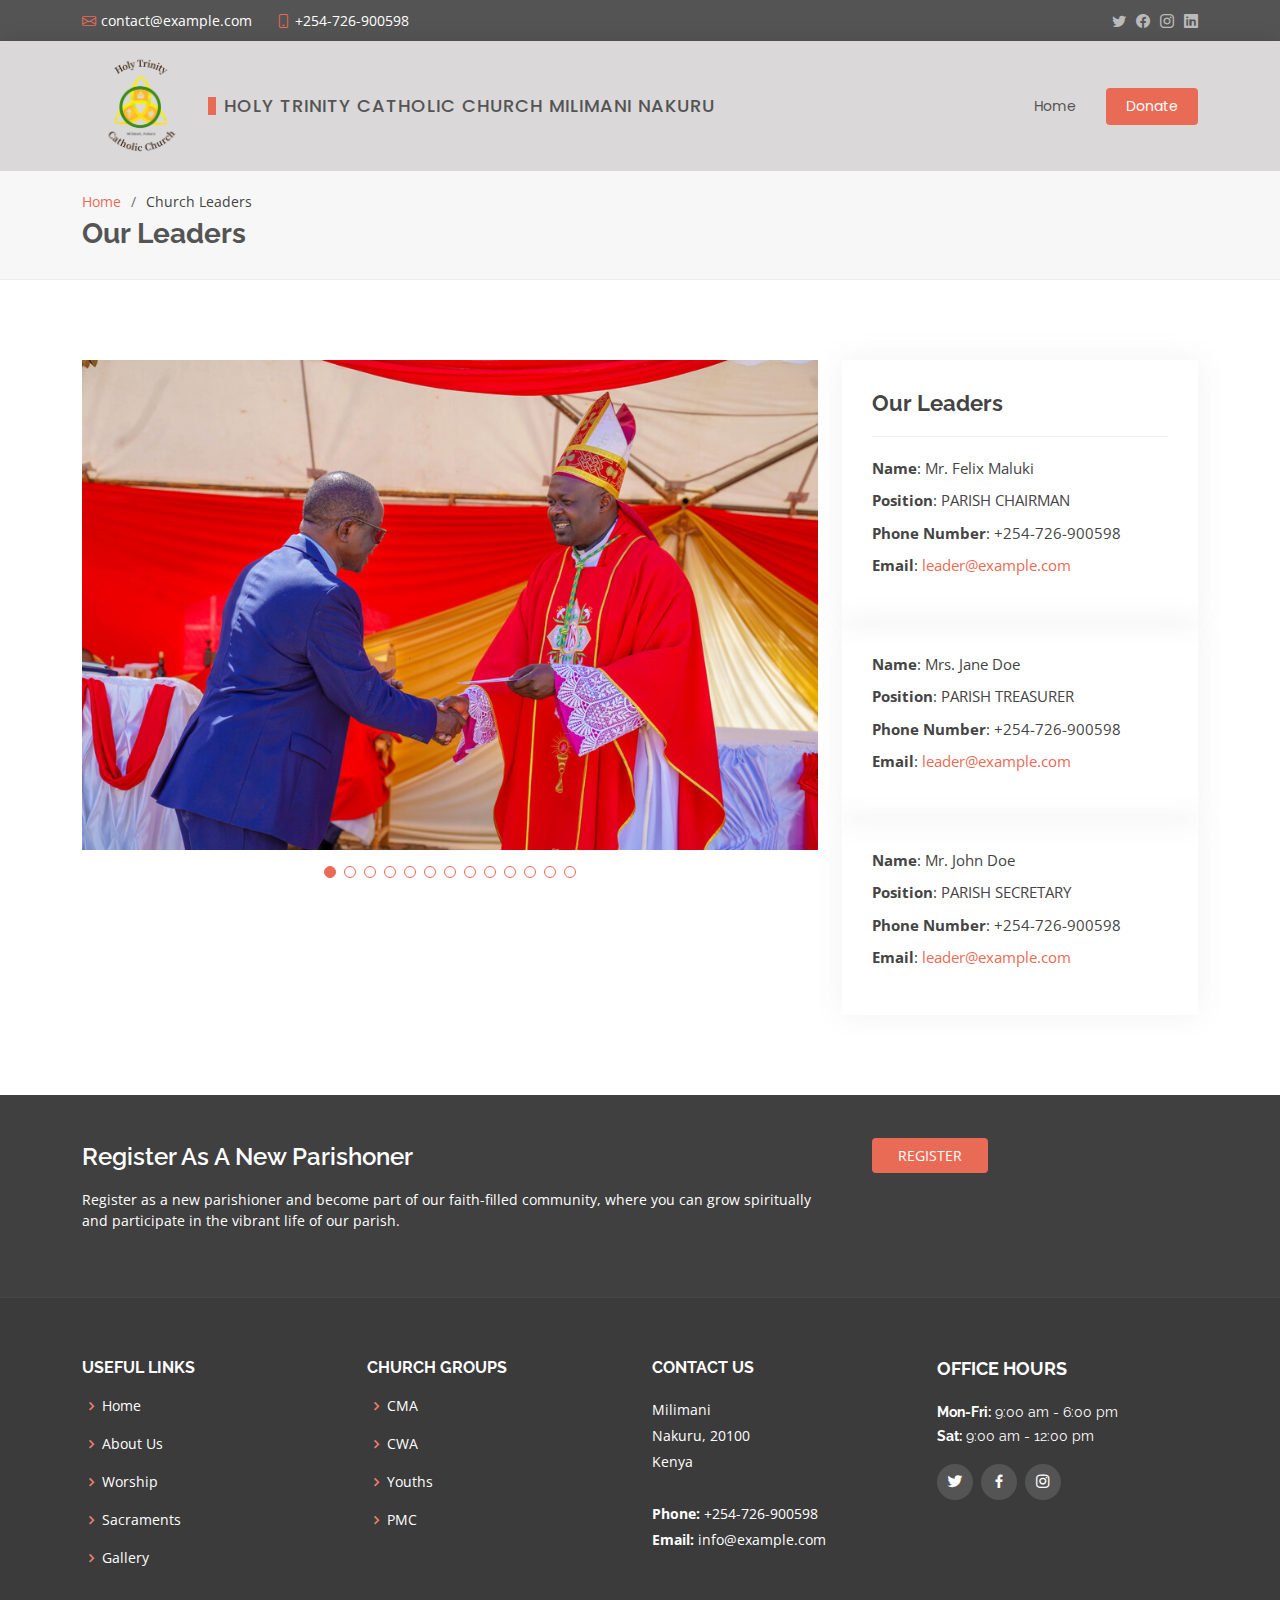
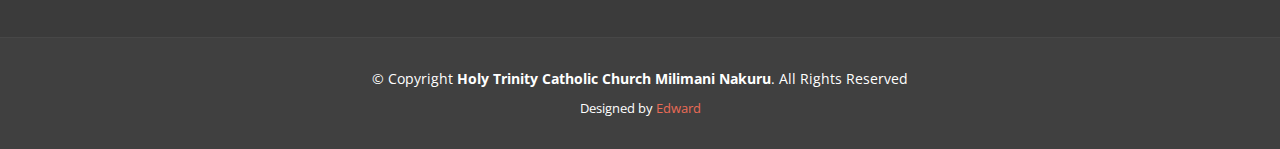
<file: leader-details.html>
<!DOCTYPE html>
<html lang="en">

<head>
  <meta charset="utf-8">
  <meta content="width=device-width, initial-scale=1.0" name="viewport">

  <title>Church Leaders - Holy Trinity Catholic Church Milimani Nakuru</title>
  <meta content="" name="description">
  <meta content="" name="keywords">

  <!-- Favicons -->
  <link href="assets/img/favicon.png" rel="icon">
  <link href="assets/img/apple-touch-icon.png" rel="apple-touch-icon">

  <!-- Google Fonts -->
  <link href="https://fonts.googleapis.com/css?family=Open+Sans:300,300i,400,400i,600,600i,700,700i|Raleway:300,300i,400,400i,500,500i,600,600i,700,700i|Poppins:300,300i,400,400i,500,500i,600,600i,700,700i" rel="stylesheet">

  <!-- Vendor CSS Files -->
  <link href="assets/vendor/animate.css/animate.min.css" rel="stylesheet">
  <link href="assets/vendor/aos/aos.css" rel="stylesheet">
  <link href="assets/vendor/bootstrap/css/bootstrap.min.css" rel="stylesheet">
  <link href="assets/vendor/bootstrap-icons/bootstrap-icons.css" rel="stylesheet">
  <link href="assets/vendor/boxicons/css/boxicons.min.css" rel="stylesheet">
  <link href="assets/vendor/glightbox/css/glightbox.min.css" rel="stylesheet">
  <link href="assets/vendor/swiper/swiper-bundle.min.css" rel="stylesheet">
  <link href="https://cdn.jsdelivr.net/npm/bootstrap@5.3.0/dist/css/bootstrap.min.css" rel="stylesheet" integrity="sha384-9ndCyUaIbzAi2FUVXJi0CjmCapSmO7SnpJef0486qhLnuZ2cdeRhO02iuK6FUUVM" crossorigin="anonymous">

  <!-- Template Main CSS File -->
  <link href="assets/css/style.css" rel="stylesheet">
</head>

<body>

  <!-- ======= Top Bar ======= -->
  <section id="topbar" class="d-flex align-items-center">
    <div class="container d-flex justify-content-center justify-content-md-between">
      <div class="contact-info d-flex align-items-center">
        <i class="bi bi-envelope d-flex align-items-center"><a href="mailto:contact@example.com">contact@example.com</a></i>
        <i class="bi bi-phone d-flex align-items-center ms-4"><span>+254-726-900598</span></i>
      </div>
      <div class="social-links d-none d-md-flex align-items-center">
        <a href="#" class="twitter"><i class="bi bi-twitter"></i></a>
        <a href="#" class="facebook"><i class="bi bi-facebook"></i></a>
        <a href="#" class="instagram"><i class="bi bi-instagram"></i></a>
        <a href="#" class="linkedin"><i class="bi bi-linkedin"></i></i></a>
      </div>
    </div>
  </section>

  <!-- ======= Header ======= -->
  <header id="header" class="d-flex align-items-center h-140 gap-1">
    <div class="container d-flex justify-content-between align-items-center">
      <div class="d-flex flex-row align-items-center gap-2 logo-img">
        <img src="/assets/img/logo.png" alt="Church Logo" class="">
        <div class="logo">
          <h1><a href="index.html">Holy Trinity Catholic Church Milimani Nakuru</a></h1>
        </div>
      </div>

      <nav id="navbar" class="navbar">
        <ul>
          <li><a href="index.html">Home</a></li>
          <li><a class="getstarted scrollto" href="#about">Donate</a></li>
        </ul>
        <i class="bi bi-list mobile-nav-toggle"></i>
      </nav><!-- .navbar -->

    </div>
  </header><!-- End Header -->

  <main id="main">

    <!-- ======= Breadcrumbs ======= -->
    <section id="breadcrumbs" class="breadcrumbs">
      <div class="container">

        <ol>
          <li><a href="index.html">Home</a></li>
          <li>Church Leaders</li>
        </ol>
        <h2>Our Leaders</h2>

      </div>
    </section><!-- End Breadcrumbs -->

    <!-- ======= Portfolio Details Section ======= -->
    <section id="portfolio-details" class="portfolio-details">
      <div class="container">

        <div class="row gy-4">

          <div class="col-lg-8">
            <div class="portfolio-details-slider swiper">
              <div class="swiper-wrapper align-items-center">

                <div class="swiper-slide">
                  <img src="assets/img/portfolio/leaders/portfolio-1.jpg" alt="">
                </div>

                <div class="swiper-slide">
                  <img src="assets/img/portfolio/leaders/portfolio-2.jpg" alt="">
                </div>

                <div class="swiper-slide">
                  <img src="assets/img/portfolio/leaders/portfolio-3.jpg" alt="">
                </div>

                <div class="swiper-slide">
                  <img src="assets/img/portfolio/leaders/portfolio-4.jpg" alt="">
                </div>

                <div class="swiper-slide">
                  <img src="assets/img/portfolio/leaders/portfolio-5.jpg" alt="">
                </div>

                <div class="swiper-slide">
                  <img src="assets/img/portfolio/leaders/portfolio-6.jpg" alt="">
                </div>

                <div class="swiper-slide">
                  <img src="assets/img/portfolio/leaders/portfolio-7.jpg" alt="">
                </div>

                <div class="swiper-slide">
                  <img src="assets/img/portfolio/leaders/portfolio-8.jpg" alt="">
                </div>

                <div class="swiper-slide">
                  <img src="assets/img/portfolio/leaders/portfolio-9.jpg" alt="">
                </div>

                <div class="swiper-slide">
                  <img src="assets/img/portfolio/leaders/portfolio-10.jpg" alt="">
                </div>

                <div class="swiper-slide">
                  <img src="assets/img/portfolio/leaders/portfolio-11.jpg" alt="">
                </div>

                <div class="swiper-slide">
                  <img src="assets/img/portfolio/leaders/portfolio-12.jpg" alt="">
                </div>

                <div class="swiper-slide">
                  <img src="assets/img/portfolio/leaders/portfolio-13.jpg" alt="">
                </div>

              </div>
              <div class="swiper-pagination"></div>
            </div>
          </div>

          <div class="col-lg-4">
            <div class="portfolio-info">
              <h3>Our Leaders</h3>
              <ul>
                <li><strong>Name</strong>: Mr. Felix Maluki</li>
                <li><strong>Position</strong>: PARISH CHAIRMAN</li>
                <li><strong>Phone Number</strong>: +254-726-900598</li>
                <li><strong>Email</strong>: <a href="#">leader@example.com</a></li>
              </ul>
            </div>
            <div class="portfolio-info">
              <ul>
                <li><strong>Name</strong>: Mrs. Jane Doe</li>
                <li><strong>Position</strong>: PARISH TREASURER</li>
                <li><strong>Phone Number</strong>: +254-726-900598</li>
                <li><strong>Email</strong>: <a href="#">leader@example.com</a></li>
              </ul>
            </div>
            <div class="portfolio-info">
              <ul>
                <li><strong>Name</strong>: Mr. John Doe</li>
                <li><strong>Position</strong>: PARISH SECRETARY</li>
                <li><strong>Phone Number</strong>: +254-726-900598</li>
                <li><strong>Email</strong>: <a href="#">leader@example.com</a></li>
              </ul>
            </div>
          </div>

        </div>

      </div>
    </section><!-- End Portfolio Details Section -->

  </main><!-- End #main -->

  <!-- ======= Footer ======= -->
  <footer id="footer">

    <div class="footer-newsletter">
      <div class="container">
        <div class="row">
          <div class="col-lg-8">
            <h4>Register As A New Parishoner</h4>
            <p>
              Register as a new parishioner and become part of our faith-filled community, 
              where you can grow spiritually and participate in the vibrant life of our parish.
            </p>
          </div>
          <div class="col-lg-4">
            <a class="getstarted" href="https://forms.gle/7a2teXiXFZjDNBGc8" target="_blank">REGISTER</a>
          </div>
        </div>
      </div>
    </div>

    <div class="footer-top">
      <div class="container">
        <div class="row">

          <div class="col-lg-3 col-md-6 footer-links">
            <h4>Useful Links</h4>
            <ul>
              <li><i class="bx bx-chevron-right"></i> <a href="#">Home</a></li>
              <li><i class="bx bx-chevron-right"></i> <a href="#">About Us</a></li>
              <li><i class="bx bx-chevron-right"></i> <a href="#">Worship</a></li>
              <li><i class="bx bx-chevron-right"></i> <a href="#">Sacraments</a></li>
              <li><i class="bx bx-chevron-right"></i> <a href="#">Gallery</a></li>
            </ul>
          </div>

          <div class="col-lg-3 col-md-6 footer-links">
            <h4>Church Groups</h4>
            <ul>
              <li><i class="bx bx-chevron-right"></i> <a href="#">CMA</a></li>
              <li><i class="bx bx-chevron-right"></i> <a href="#">CWA</a></li>
              <li><i class="bx bx-chevron-right"></i> <a href="#">Youths</a></li>
              <li><i class="bx bx-chevron-right"></i> <a href="#">PMC</a></li>
            </ul>
          </div>

          <div class="col-lg-3 col-md-6 footer-contact">
            <h4>Contact Us</h4>
            <p>
              Milimani <br>
              Nakuru, 20100<br>
              Kenya <br><br>
              <strong>Phone:</strong> +254-726-900598<br>
              <strong>Email:</strong> info@example.com<br>
            </p>

          </div>

          <div class="col-lg-3 col-md-6 footer-info">
            <h3>OFFICE HOURS</h3>
            <p><span class="fw-bold">Mon-Fri:</span> 9:00 am - 6:00 pm</p>
            <p><span class="fw-bold">Sat:</span> 9:00 am - 12:00 pm</p>
            <div class="social-links mt-3">
              <a href="#" class="twitter"><i class="bx bxl-twitter"></i></a>
              <a href="#" class="facebook"><i class="bx bxl-facebook"></i></a>
              <a href="#" class="instagram"><i class="bx bxl-instagram"></i></a>
            </div>
          </div>

        </div>
      </div>
    </div>

    <div class="container">
      <div class="copyright">
        &copy; Copyright <strong><span>Holy Trinity Catholic Church Milimani Nakuru</span></strong>. All Rights Reserved
      </div>
      <div class="credits">Designed by <a href="https://www.edwardodhiambo.com">Edward</a>
      </div>
    </div>
  </footer><!-- End Footer -->

  <a href="#" class="back-to-top d-flex align-items-center justify-content-center"><i class="bi bi-arrow-up-short"></i></a>

  <!-- Vendor JS Files -->
  <script src="assets/vendor/purecounter/purecounter_vanilla.js"></script>
  <script src="assets/vendor/bootstrap/js/bootstrap.bundle.min.js"></script>
  <script src="assets/vendor/glightbox/js/glightbox.min.js"></script>
  <script src="assets/vendor/isotope-layout/isotope.pkgd.min.js"></script>
  <script src="assets/vendor/swiper/swiper-bundle.min.js"></script>
  <script src="assets/vendor/waypoints/noframework.waypoints.js"></script>
  <script src="assets/vendor/php-email-form/validate.js"></script>

  <!-- Template Main JS File -->
  <script src="assets/js/main.js"></script>

</body>

</html>
</file>
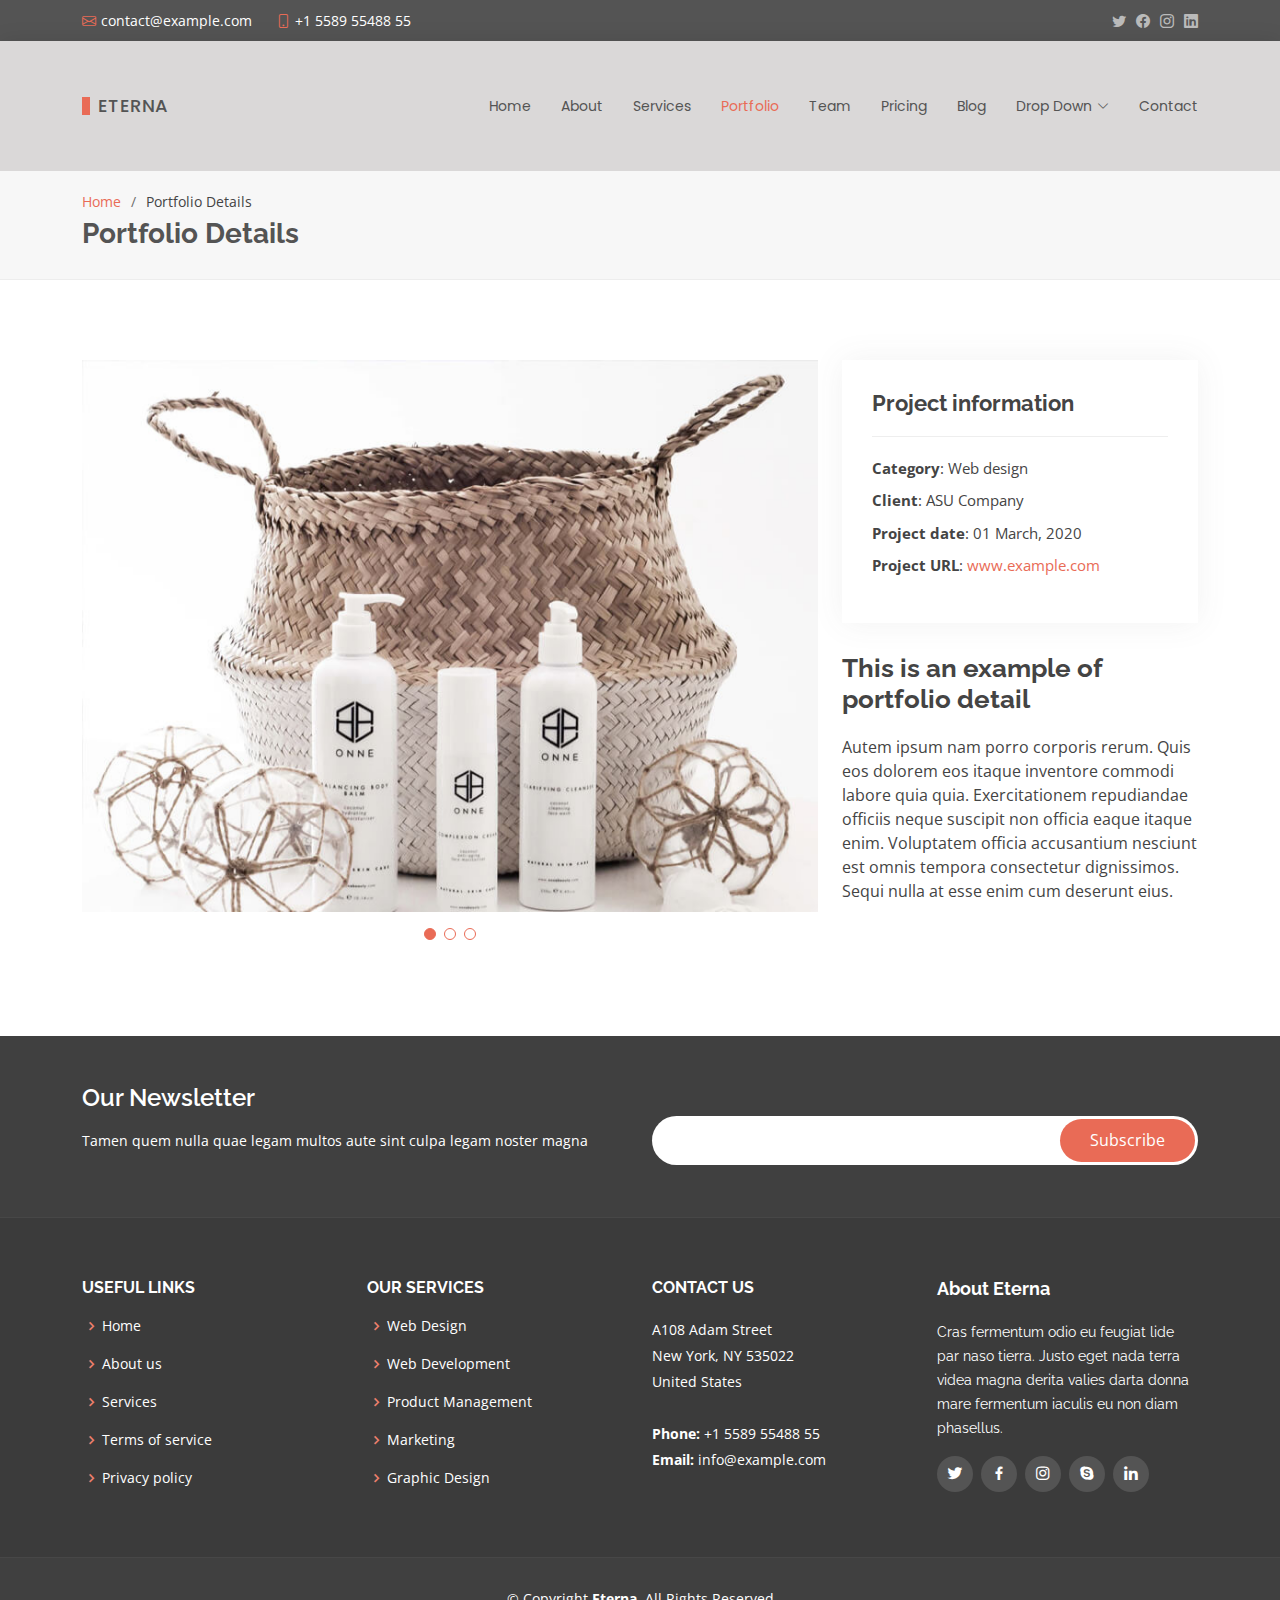
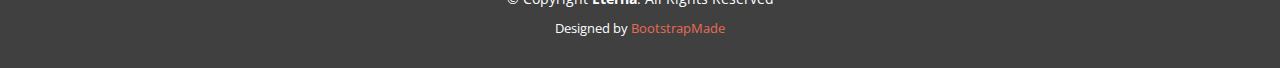
<file: portfolio-details.html>
<!DOCTYPE html>
<html lang="en">

<head>
  <meta charset="utf-8">
  <meta content="width=device-width, initial-scale=1.0" name="viewport">

  <title>Portfolio Details - Eterna Bootstrap Template</title>
  <meta content="" name="description">
  <meta content="" name="keywords">

  <!-- Favicons -->
  <link href="assets/img/favicon.png" rel="icon">
  <link href="assets/img/apple-touch-icon.png" rel="apple-touch-icon">

  <!-- Google Fonts -->
  <link href="https://fonts.googleapis.com/css?family=Open+Sans:300,300i,400,400i,600,600i,700,700i|Raleway:300,300i,400,400i,500,500i,600,600i,700,700i|Poppins:300,300i,400,400i,500,500i,600,600i,700,700i" rel="stylesheet">

  <!-- Vendor CSS Files -->
  <link href="assets/vendor/animate.css/animate.min.css" rel="stylesheet">
  <link href="assets/vendor/bootstrap/css/bootstrap.min.css" rel="stylesheet">
  <link href="assets/vendor/bootstrap-icons/bootstrap-icons.css" rel="stylesheet">
  <link href="assets/vendor/boxicons/css/boxicons.min.css" rel="stylesheet">
  <link href="assets/vendor/glightbox/css/glightbox.min.css" rel="stylesheet">
  <link href="assets/vendor/swiper/swiper-bundle.min.css" rel="stylesheet">

  <!-- Template Main CSS File -->
  <link href="assets/css/style.css" rel="stylesheet">

  <!-- =======================================================
  * Template Name: Eterna
  * Updated: May 30 2023 with Bootstrap v5.3.0
  * Template URL: https://bootstrapmade.com/eterna-free-multipurpose-bootstrap-template/
  * Author: BootstrapMade.com
  * License: https://bootstrapmade.com/license/
  ======================================================== -->
</head>

<body>

  <!-- ======= Top Bar ======= -->
  <section id="topbar" class="d-flex align-items-center">
    <div class="container d-flex justify-content-center justify-content-md-between">
      <div class="contact-info d-flex align-items-center">
        <i class="bi bi-envelope d-flex align-items-center"><a href="mailto:contact@example.com">contact@example.com</a></i>
        <i class="bi bi-phone d-flex align-items-center ms-4"><span>+1 5589 55488 55</span></i>
      </div>
      <div class="social-links d-none d-md-flex align-items-center">
        <a href="#" class="twitter"><i class="bi bi-twitter"></i></a>
        <a href="#" class="facebook"><i class="bi bi-facebook"></i></a>
        <a href="#" class="instagram"><i class="bi bi-instagram"></i></a>
        <a href="#" class="linkedin"><i class="bi bi-linkedin"></i></i></a>
      </div>
    </div>
  </section>

  <!-- ======= Header ======= -->
  <header id="header" class="d-flex align-items-center">
    <div class="container d-flex justify-content-between align-items-center">

      <div class="logo">
        <h1><a href="index.html">Eterna</a></h1>
        <!-- Uncomment below if you prefer to use an image logo -->
        <!-- <a href="index.html"><img src="assets/img/logo.png" alt="" class="img-fluid"></a>-->
      </div>

      <nav id="navbar" class="navbar">
        <ul>
          <li><a href="index.html">Home</a></li>
          <li><a href="about.html">About</a></li>
          <li><a href="services.html">Services</a></li>
          <li><a class="active" href="portfolio.html">Portfolio</a></li>
          <li><a href="team.html">Team</a></li>
          <li><a href="pricing.html">Pricing</a></li>
          <li><a href="blog.html">Blog</a></li>
          <li class="dropdown"><a href="#"><span>Drop Down</span> <i class="bi bi-chevron-down"></i></a>
            <ul>
              <li><a href="#">Drop Down 1</a></li>
              <li class="dropdown"><a href="#"><span>Deep Drop Down</span> <i class="bi bi-chevron-right"></i></a>
                <ul>
                  <li><a href="#">Deep Drop Down 1</a></li>
                  <li><a href="#">Deep Drop Down 2</a></li>
                  <li><a href="#">Deep Drop Down 3</a></li>
                  <li><a href="#">Deep Drop Down 4</a></li>
                  <li><a href="#">Deep Drop Down 5</a></li>
                </ul>
              </li>
              <li><a href="#">Drop Down 2</a></li>
              <li><a href="#">Drop Down 3</a></li>
              <li><a href="#">Drop Down 4</a></li>
            </ul>
          </li>
          <li><a href="contact.html">Contact</a></li>
        </ul>
        <i class="bi bi-list mobile-nav-toggle"></i>
      </nav><!-- .navbar -->

    </div>
  </header><!-- End Header -->

  <main id="main">

    <!-- ======= Breadcrumbs ======= -->
    <section id="breadcrumbs" class="breadcrumbs">
      <div class="container">

        <ol>
          <li><a href="index.html">Home</a></li>
          <li>Portfolio Details</li>
        </ol>
        <h2>Portfolio Details</h2>

      </div>
    </section><!-- End Breadcrumbs -->

    <!-- ======= Portfolio Details Section ======= -->
    <section id="portfolio-details" class="portfolio-details">
      <div class="container">

        <div class="row gy-4">

          <div class="col-lg-8">
            <div class="portfolio-details-slider swiper">
              <div class="swiper-wrapper align-items-center">

                <div class="swiper-slide">
                  <img src="assets/img/portfolio/portfolio-1.jpg" alt="">
                </div>

                <div class="swiper-slide">
                  <img src="assets/img/portfolio/portfolio-2.jpg" alt="">
                </div>

                <div class="swiper-slide">
                  <img src="assets/img/portfolio/portfolio-3.jpg" alt="">
                </div>

              </div>
              <div class="swiper-pagination"></div>
            </div>
          </div>

          <div class="col-lg-4">
            <div class="portfolio-info">
              <h3>Project information</h3>
              <ul>
                <li><strong>Category</strong>: Web design</li>
                <li><strong>Client</strong>: ASU Company</li>
                <li><strong>Project date</strong>: 01 March, 2020</li>
                <li><strong>Project URL</strong>: <a href="#">www.example.com</a></li>
              </ul>
            </div>
            <div class="portfolio-description">
              <h2>This is an example of portfolio detail</h2>
              <p>
                Autem ipsum nam porro corporis rerum. Quis eos dolorem eos itaque inventore commodi labore quia quia. Exercitationem repudiandae officiis neque suscipit non officia eaque itaque enim. Voluptatem officia accusantium nesciunt est omnis tempora consectetur dignissimos. Sequi nulla at esse enim cum deserunt eius.
              </p>
            </div>
          </div>

        </div>

      </div>
    </section><!-- End Portfolio Details Section -->

  </main><!-- End #main -->

  <!-- ======= Footer ======= -->
  <footer id="footer">

    <div class="footer-newsletter">
      <div class="container">
        <div class="row">
          <div class="col-lg-6">
            <h4>Our Newsletter</h4>
            <p>Tamen quem nulla quae legam multos aute sint culpa legam noster magna</p>
          </div>
          <div class="col-lg-6">
            <form action="" method="post">
              <input type="email" name="email"><input type="submit" value="Subscribe">
            </form>
          </div>
        </div>
      </div>
    </div>

    <div class="footer-top">
      <div class="container">
        <div class="row">

          <div class="col-lg-3 col-md-6 footer-links">
            <h4>Useful Links</h4>
            <ul>
              <li><i class="bx bx-chevron-right"></i> <a href="#">Home</a></li>
              <li><i class="bx bx-chevron-right"></i> <a href="#">About us</a></li>
              <li><i class="bx bx-chevron-right"></i> <a href="#">Services</a></li>
              <li><i class="bx bx-chevron-right"></i> <a href="#">Terms of service</a></li>
              <li><i class="bx bx-chevron-right"></i> <a href="#">Privacy policy</a></li>
            </ul>
          </div>

          <div class="col-lg-3 col-md-6 footer-links">
            <h4>Our Services</h4>
            <ul>
              <li><i class="bx bx-chevron-right"></i> <a href="#">Web Design</a></li>
              <li><i class="bx bx-chevron-right"></i> <a href="#">Web Development</a></li>
              <li><i class="bx bx-chevron-right"></i> <a href="#">Product Management</a></li>
              <li><i class="bx bx-chevron-right"></i> <a href="#">Marketing</a></li>
              <li><i class="bx bx-chevron-right"></i> <a href="#">Graphic Design</a></li>
            </ul>
          </div>

          <div class="col-lg-3 col-md-6 footer-contact">
            <h4>Contact Us</h4>
            <p>
              A108 Adam Street <br>
              New York, NY 535022<br>
              United States <br><br>
              <strong>Phone:</strong> +1 5589 55488 55<br>
              <strong>Email:</strong> info@example.com<br>
            </p>

          </div>

          <div class="col-lg-3 col-md-6 footer-info">
            <h3>About Eterna</h3>
            <p>Cras fermentum odio eu feugiat lide par naso tierra. Justo eget nada terra videa magna derita valies darta donna mare fermentum iaculis eu non diam phasellus.</p>
            <div class="social-links mt-3">
              <a href="#" class="twitter"><i class="bx bxl-twitter"></i></a>
              <a href="#" class="facebook"><i class="bx bxl-facebook"></i></a>
              <a href="#" class="instagram"><i class="bx bxl-instagram"></i></a>
              <a href="#" class="google-plus"><i class="bx bxl-skype"></i></a>
              <a href="#" class="linkedin"><i class="bx bxl-linkedin"></i></a>
            </div>
          </div>

        </div>
      </div>
    </div>

    <div class="container">
      <div class="copyright">
        &copy; Copyright <strong><span>Eterna</span></strong>. All Rights Reserved
      </div>
      <div class="credits">
        <!-- All the links in the footer should remain intact. -->
        <!-- You can delete the links only if you purchased the pro version. -->
        <!-- Licensing information: https://bootstrapmade.com/license/ -->
        <!-- Purchase the pro version with working PHP/AJAX contact form: https://bootstrapmade.com/eterna-free-multipurpose-bootstrap-template/ -->
        Designed by <a href="https://bootstrapmade.com/">BootstrapMade</a>
      </div>
    </div>
  </footer><!-- End Footer -->

  <a href="#" class="back-to-top d-flex align-items-center justify-content-center"><i class="bi bi-arrow-up-short"></i></a>

  <!-- Vendor JS Files -->
  <script src="assets/vendor/purecounter/purecounter_vanilla.js"></script>
  <script src="assets/vendor/bootstrap/js/bootstrap.bundle.min.js"></script>
  <script src="assets/vendor/glightbox/js/glightbox.min.js"></script>
  <script src="assets/vendor/isotope-layout/isotope.pkgd.min.js"></script>
  <script src="assets/vendor/swiper/swiper-bundle.min.js"></script>
  <script src="assets/vendor/waypoints/noframework.waypoints.js"></script>
  <script src="assets/vendor/php-email-form/validate.js"></script>

  <!-- Template Main JS File -->
  <script src="assets/js/main.js"></script>

</body>

</html>
</file>
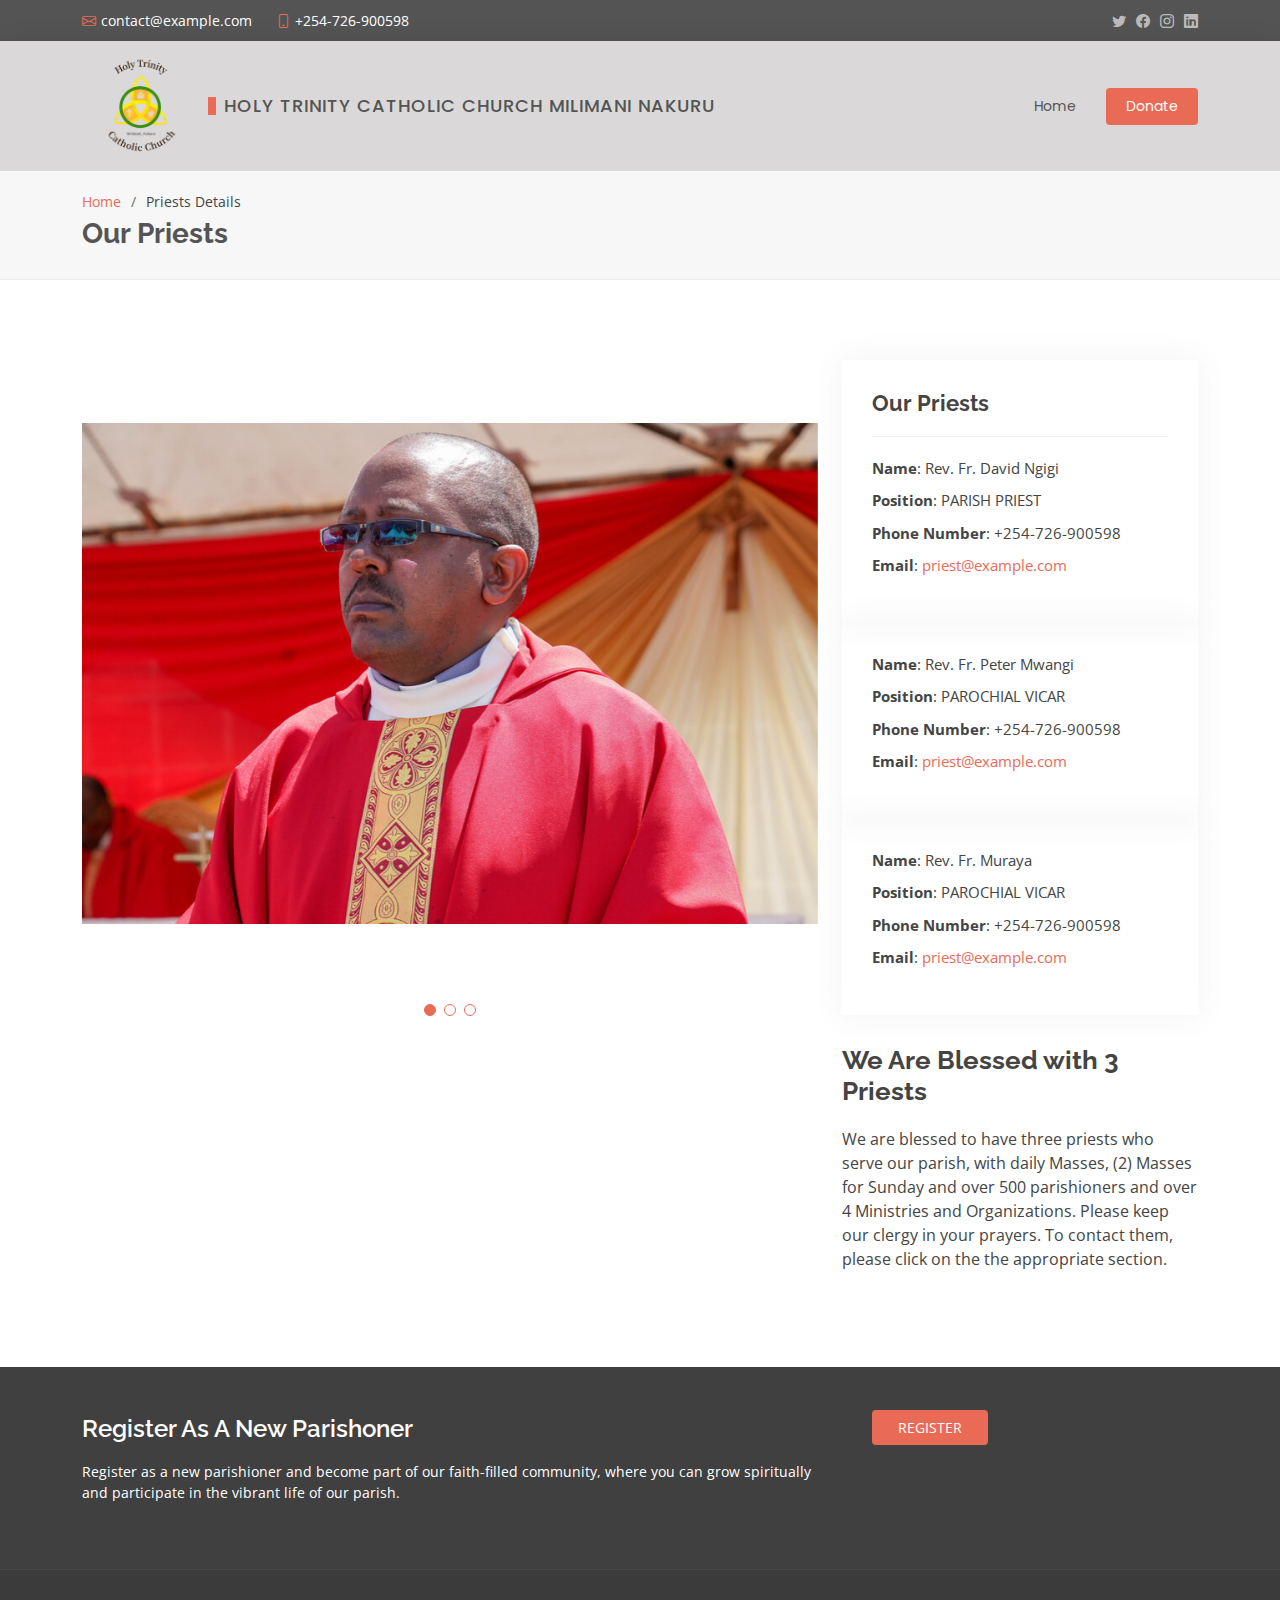
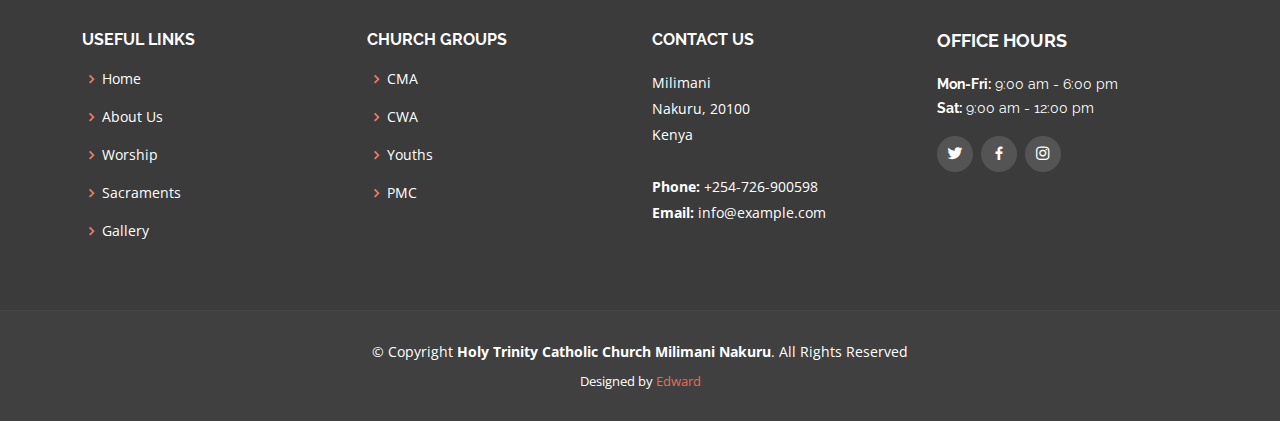
<file: priest-details.html>
<!DOCTYPE html>
<html lang="en">

<head>
  <meta charset="utf-8">
  <meta content="width=device-width, initial-scale=1.0" name="viewport">

  <title>Parish Priests - Holy Trinity Catholic Church Milimani Nakuru</title>
  <meta content="" name="description">
  <meta content="" name="keywords">

  <!-- Favicons -->
  <link href="assets/img/favicon.png" rel="icon">
  <link href="assets/img/apple-touch-icon.png" rel="apple-touch-icon">

  <!-- Google Fonts -->
  <link href="https://fonts.googleapis.com/css?family=Open+Sans:300,300i,400,400i,600,600i,700,700i|Raleway:300,300i,400,400i,500,500i,600,600i,700,700i|Poppins:300,300i,400,400i,500,500i,600,600i,700,700i" rel="stylesheet">

  <!-- Vendor CSS Files -->
  <link href="assets/vendor/animate.css/animate.min.css" rel="stylesheet">
  <link href="assets/vendor/aos/aos.css" rel="stylesheet">
  <link href="assets/vendor/bootstrap/css/bootstrap.min.css" rel="stylesheet">
  <link href="assets/vendor/bootstrap-icons/bootstrap-icons.css" rel="stylesheet">
  <link href="assets/vendor/boxicons/css/boxicons.min.css" rel="stylesheet">
  <link href="assets/vendor/glightbox/css/glightbox.min.css" rel="stylesheet">
  <link href="assets/vendor/swiper/swiper-bundle.min.css" rel="stylesheet">
  <link href="https://cdn.jsdelivr.net/npm/bootstrap@5.3.0/dist/css/bootstrap.min.css" rel="stylesheet" integrity="sha384-9ndCyUaIbzAi2FUVXJi0CjmCapSmO7SnpJef0486qhLnuZ2cdeRhO02iuK6FUUVM" crossorigin="anonymous">

  <!-- Template Main CSS File -->
  <link href="assets/css/style.css" rel="stylesheet">
</head>

<body>

  <!-- ======= Top Bar ======= -->
  <section id="topbar" class="d-flex align-items-center">
    <div class="container d-flex justify-content-center justify-content-md-between">
      <div class="contact-info d-flex align-items-center">
        <i class="bi bi-envelope d-flex align-items-center"><a href="mailto:contact@example.com">contact@example.com</a></i>
        <i class="bi bi-phone d-flex align-items-center ms-4"><span>+254-726-900598</span></i>
      </div>
      <div class="social-links d-none d-md-flex align-items-center">
        <a href="#" class="twitter"><i class="bi bi-twitter"></i></a>
        <a href="#" class="facebook"><i class="bi bi-facebook"></i></a>
        <a href="#" class="instagram"><i class="bi bi-instagram"></i></a>
        <a href="#" class="linkedin"><i class="bi bi-linkedin"></i></i></a>
      </div>
    </div>
  </section>

  <!-- ======= Header ======= -->
  <header id="header" class="d-flex align-items-center h-140 gap-1">
    <div class="container d-flex justify-content-between align-items-center">
      <div class="d-flex flex-row align-items-center gap-2 logo-img">
        <img src="/assets/img/logo.png" alt="Church Logo" class="">
        <div class="logo">
          <h1><a href="index.html">Holy Trinity Catholic Church Milimani Nakuru</a></h1>
        </div>
      </div>

      <nav id="navbar" class="navbar">
        <ul>
          <li><a href="index.html">Home</a></li>
          <li><a class="getstarted scrollto" href="#about">Donate</a></li>
        </ul>
        <i class="bi bi-list mobile-nav-toggle"></i>
      </nav><!-- .navbar -->

    </div>
  </header><!-- End Header -->

  <main id="main">

    <!-- ======= Breadcrumbs ======= -->
    <section id="breadcrumbs" class="breadcrumbs">
      <div class="container">

        <ol>
          <li><a href="index.html">Home</a></li>
          <li>Priests Details</li>
        </ol>
        <h2>Our Priests</h2>

      </div>
    </section><!-- End Breadcrumbs -->

    <!-- ======= Portfolio Details Section ======= -->
    <section id="portfolio-details" class="portfolio-details">
      <div class="container">

        <div class="row gy-4">

          <div class="col-lg-8">
            <div class="portfolio-details-slider swiper">
              <div class="swiper-wrapper align-items-center">

                <div class="swiper-slide">
                  <img src="assets/img/portfolio/priests/ngigi.jpg" alt="">
                </div>

                <div class="swiper-slide">
                  <img src="assets/img/portfolio/priests/mwangi.jpg" alt="">
                </div>

                <div class="swiper-slide">
                  <img src="assets/img/portfolio/priests/muraya.jpg" alt="">
                </div>

              </div>
              <div class="swiper-pagination"></div>
            </div>
          </div>

          <div class="col-lg-4">
            <div class="portfolio-info">
              <h3>Our Priests</h3>
              <ul>
                <li><strong>Name</strong>: Rev. Fr. David Ngigi</li>
                <li><strong>Position</strong>: PARISH PRIEST</li>
                <li><strong>Phone Number</strong>: +254-726-900598</li>
                <li><strong>Email</strong>: <a href="#">priest@example.com</a></li>
              </ul>
            </div>
            <div class="portfolio-info">
              <ul>
                <li><strong>Name</strong>: Rev. Fr. Peter Mwangi</li>
                <li><strong>Position</strong>: PAROCHIAL VICAR</li>
                <li><strong>Phone Number</strong>: +254-726-900598</li>
                <li><strong>Email</strong>: <a href="#">priest@example.com</a></li>
              </ul>
            </div>
            <div class="portfolio-info">
              <ul>
                <li><strong>Name</strong>: Rev. Fr. Muraya</li>
                <li><strong>Position</strong>: PAROCHIAL VICAR</li>
                <li><strong>Phone Number</strong>: +254-726-900598</li>
                <li><strong>Email</strong>: <a href="#">priest@example.com</a></li>
              </ul>
            </div>
            <div class="portfolio-description">
              <h2>We Are Blessed with 3 Priests</h2>
              <p>
                We are blessed to have three priests who serve our parish, with daily Masses, (2) Masses for Sunday and over 500 parishioners and over 4 Ministries and Organizations. Please keep our clergy in your prayers. To contact them, please click on the the appropriate section.
              </p>
            </div>
          </div>

        </div>

      </div>
    </section><!-- End Portfolio Details Section -->

  </main><!-- End #main -->

  <!-- ======= Footer ======= -->
  <footer id="footer">

    <div class="footer-newsletter">
      <div class="container">
        <div class="row">
          <div class="col-lg-8">
            <h4>Register As A New Parishoner</h4>
            <p>
              Register as a new parishioner and become part of our faith-filled community, 
              where you can grow spiritually and participate in the vibrant life of our parish.
            </p>
          </div>
          <div class="col-lg-4">
            <a class="getstarted" href="https://forms.gle/7a2teXiXFZjDNBGc8" target="_blank">REGISTER</a>
          </div>
        </div>
      </div>
    </div>

    <div class="footer-top">
      <div class="container">
        <div class="row">

          <div class="col-lg-3 col-md-6 footer-links">
            <h4>Useful Links</h4>
            <ul>
              <li><i class="bx bx-chevron-right"></i> <a href="#">Home</a></li>
              <li><i class="bx bx-chevron-right"></i> <a href="#">About Us</a></li>
              <li><i class="bx bx-chevron-right"></i> <a href="#">Worship</a></li>
              <li><i class="bx bx-chevron-right"></i> <a href="#">Sacraments</a></li>
              <li><i class="bx bx-chevron-right"></i> <a href="#">Gallery</a></li>
            </ul>
          </div>

          <div class="col-lg-3 col-md-6 footer-links">
            <h4>Church Groups</h4>
            <ul>
              <li><i class="bx bx-chevron-right"></i> <a href="#">CMA</a></li>
              <li><i class="bx bx-chevron-right"></i> <a href="#">CWA</a></li>
              <li><i class="bx bx-chevron-right"></i> <a href="#">Youths</a></li>
              <li><i class="bx bx-chevron-right"></i> <a href="#">PMC</a></li>
            </ul>
          </div>

          <div class="col-lg-3 col-md-6 footer-contact">
            <h4>Contact Us</h4>
            <p>
              Milimani <br>
              Nakuru, 20100<br>
              Kenya <br><br>
              <strong>Phone:</strong> +254-726-900598<br>
              <strong>Email:</strong> info@example.com<br>
            </p>

          </div>

          <div class="col-lg-3 col-md-6 footer-info">
            <h3>OFFICE HOURS</h3>
            <p><span class="fw-bold">Mon-Fri:</span> 9:00 am - 6:00 pm</p>
            <p><span class="fw-bold">Sat:</span> 9:00 am - 12:00 pm</p>
            <div class="social-links mt-3">
              <a href="#" class="twitter"><i class="bx bxl-twitter"></i></a>
              <a href="#" class="facebook"><i class="bx bxl-facebook"></i></a>
              <a href="#" class="instagram"><i class="bx bxl-instagram"></i></a>
            </div>
          </div>

        </div>
      </div>
    </div>

    <div class="container">
      <div class="copyright">
        &copy; Copyright <strong><span>Holy Trinity Catholic Church Milimani Nakuru</span></strong>. All Rights Reserved
      </div>
      <div class="credits">Designed by <a href="https://www.edwardodhiambo.com">Edward</a>
      </div>
    </div>
  </footer><!-- End Footer -->

  <a href="#" class="back-to-top d-flex align-items-center justify-content-center"><i class="bi bi-arrow-up-short"></i></a>

  <!-- Vendor JS Files -->
  <script src="assets/vendor/purecounter/purecounter_vanilla.js"></script>
  <script src="assets/vendor/bootstrap/js/bootstrap.bundle.min.js"></script>
  <script src="assets/vendor/glightbox/js/glightbox.min.js"></script>
  <script src="assets/vendor/isotope-layout/isotope.pkgd.min.js"></script>
  <script src="assets/vendor/swiper/swiper-bundle.min.js"></script>
  <script src="assets/vendor/waypoints/noframework.waypoints.js"></script>
  <script src="assets/vendor/php-email-form/validate.js"></script>

  <!-- Template Main JS File -->
  <script src="assets/js/main.js"></script>

</body>

</html>
</file>
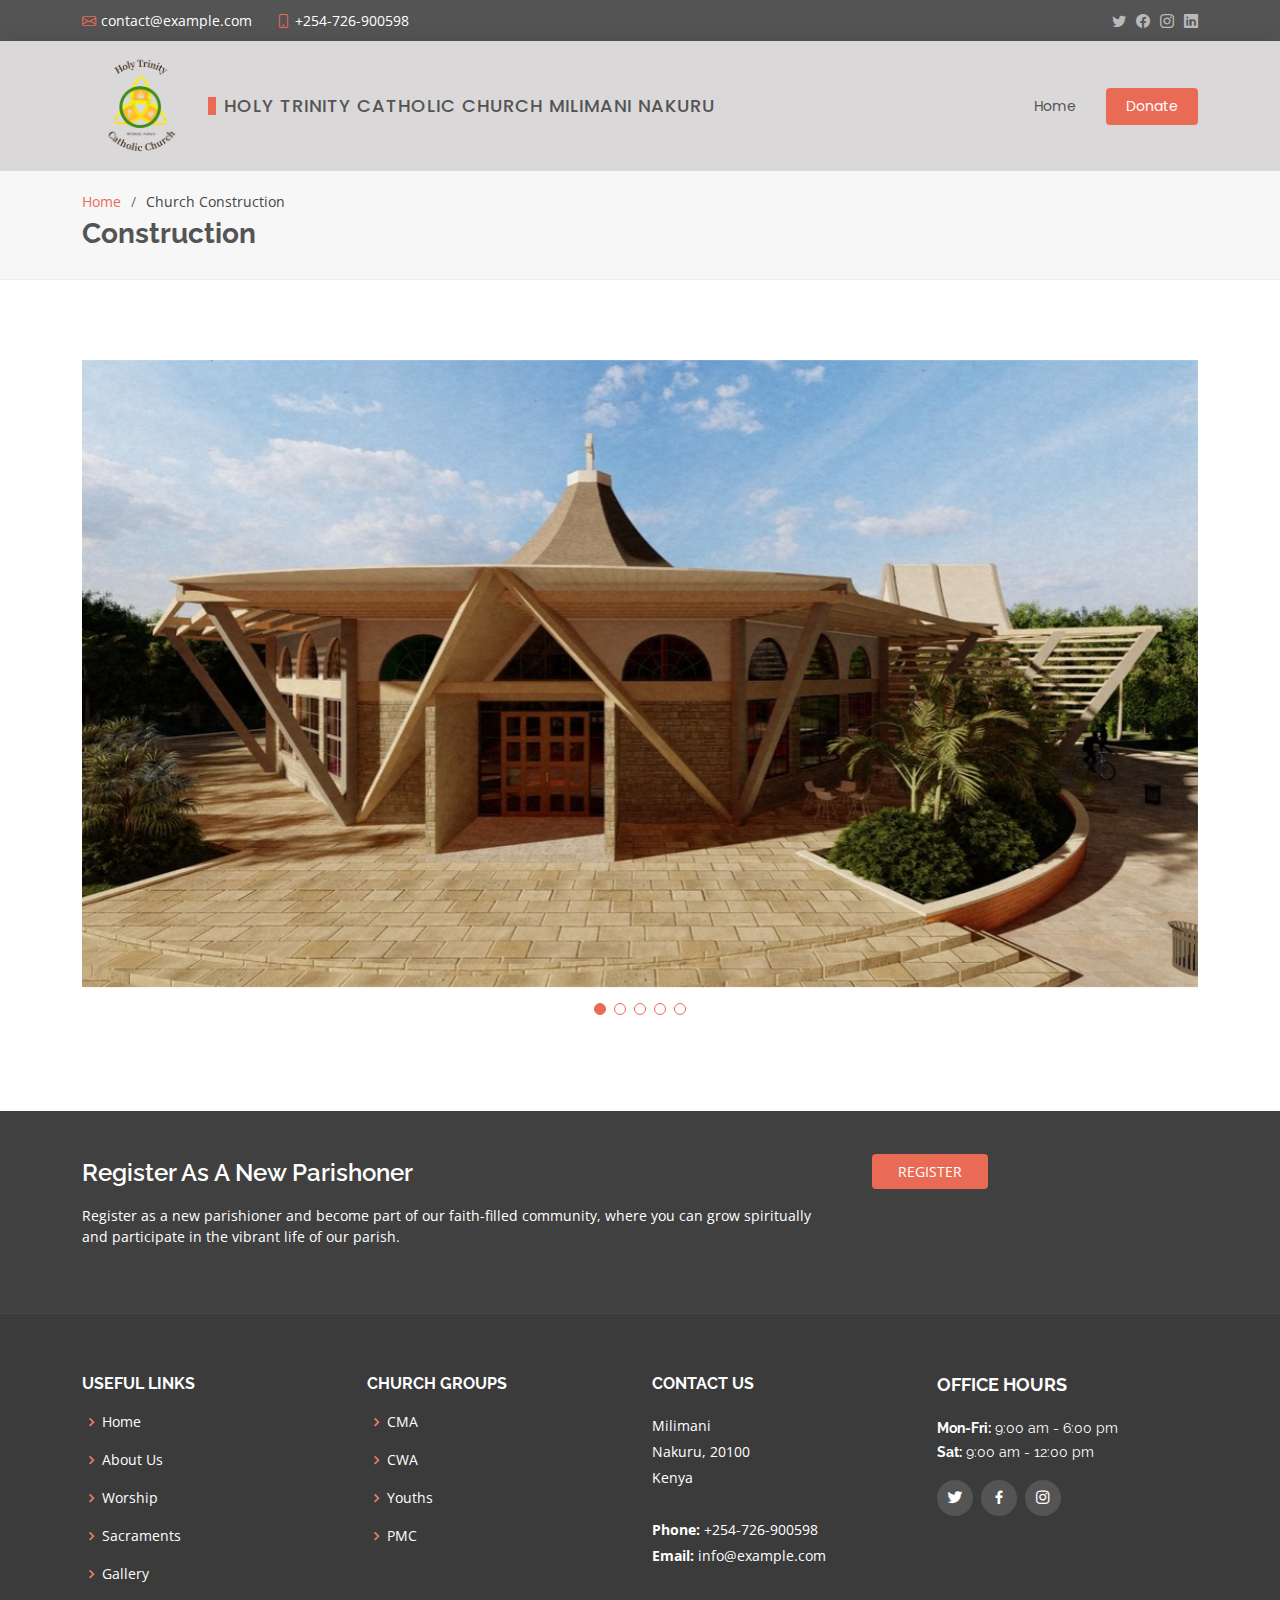
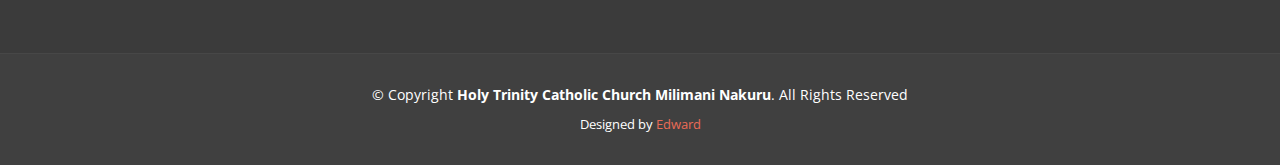
<file: reading.html>
<!DOCTYPE html>
<html lang="en">

<head>
  <meta charset="utf-8">
  <meta content="width=device-width, initial-scale=1.0" name="viewport">

  <title>Readings - Holy Trinity Catholic Church Milimani Nakuru</title>
  <meta content="" name="description">
  <meta content="" name="keywords">

  <!-- Favicons -->
  <link href="assets/img/favicon.png" rel="icon">
  <link href="assets/img/apple-touch-icon.png" rel="apple-touch-icon">

  <!-- Google Fonts -->
  <link href="https://fonts.googleapis.com/css?family=Open+Sans:300,300i,400,400i,600,600i,700,700i|Raleway:300,300i,400,400i,500,500i,600,600i,700,700i|Poppins:300,300i,400,400i,500,500i,600,600i,700,700i" rel="stylesheet">

  <!-- Vendor CSS Files -->
  <link href="assets/vendor/animate.css/animate.min.css" rel="stylesheet">
  <link href="assets/vendor/aos/aos.css" rel="stylesheet">
  <link href="assets/vendor/bootstrap/css/bootstrap.min.css" rel="stylesheet">
  <link href="assets/vendor/bootstrap-icons/bootstrap-icons.css" rel="stylesheet">
  <link href="assets/vendor/boxicons/css/boxicons.min.css" rel="stylesheet">
  <link href="assets/vendor/glightbox/css/glightbox.min.css" rel="stylesheet">
  <link href="assets/vendor/swiper/swiper-bundle.min.css" rel="stylesheet">
  <link href="https://cdn.jsdelivr.net/npm/bootstrap@5.3.0/dist/css/bootstrap.min.css" rel="stylesheet" integrity="sha384-9ndCyUaIbzAi2FUVXJi0CjmCapSmO7SnpJef0486qhLnuZ2cdeRhO02iuK6FUUVM" crossorigin="anonymous">

  <!-- Template Main CSS File -->
  <link href="assets/css/style.css" rel="stylesheet">
</head>

<body>

  <!-- ======= Top Bar ======= -->
  <section id="topbar" class="d-flex align-items-center">
    <div class="container d-flex justify-content-center justify-content-md-between">
      <div class="contact-info d-flex align-items-center">
        <i class="bi bi-envelope d-flex align-items-center"><a href="mailto:contact@example.com">contact@example.com</a></i>
        <i class="bi bi-phone d-flex align-items-center ms-4"><span>+254-726-900598</span></i>
      </div>
      <div class="social-links d-none d-md-flex align-items-center">
        <a href="#" class="twitter"><i class="bi bi-twitter"></i></a>
        <a href="#" class="facebook"><i class="bi bi-facebook"></i></a>
        <a href="#" class="instagram"><i class="bi bi-instagram"></i></a>
        <a href="#" class="linkedin"><i class="bi bi-linkedin"></i></i></a>
      </div>
    </div>
  </section>

  <!-- ======= Header ======= -->
  <header id="header" class="d-flex align-items-center h-140 gap-1">
    <div class="container d-flex justify-content-between align-items-center">
      <div class="d-flex flex-row align-items-center gap-2 logo-img">
        <img src="/assets/img/logo.png" alt="Church Logo" class="">
        <div class="logo">
          <h1><a href="index.html">Holy Trinity Catholic Church Milimani Nakuru</a></h1>
        </div>
      </div>

      <nav id="navbar" class="navbar">
        <ul>
          <li><a href="index.html">Home</a></li>
          <li><a class="getstarted" href="" data-bs-toggle="modal" data-bs-target="#donate">Donate</a></li>
        </ul>
        <i class="bi bi-list mobile-nav-toggle"></i>
      </nav><!-- .navbar -->

    </div>
  </header><!-- End Header -->

  <main id="main">

    <!-- ======= Breadcrumbs ======= -->
    <section id="breadcrumbs" class="breadcrumbs">
      <div class="container">

        <ol>
          <li><a href="index.html">Home</a></li>
          <li>Church Construction</li>
        </ol>
        <h2>Construction</h2>

      </div>
    </section><!-- End Breadcrumbs -->

    <!-- ======= Portfolio Details Section ======= -->
    <section id="portfolio-details" class="portfolio-details">
      <div class="container">

        <div class="row gy-4">

          <div class="col-12 h-90">
            <div class="portfolio-details-slider swiper">
              <div class="swiper-wrapper align-items-center">

                <div class="swiper-slide">
                  <img src="assets/img/portfolio/construction/p-1.jpeg" alt="">
                </div>

                <div class="swiper-slide">
                  <img src="assets/img/portfolio/construction/p-2.jpeg" alt="">
                </div>

                <div class="swiper-slide">
                  <img src="assets/img/portfolio/construction/p-3.jpeg" alt="">
                </div>

                <div class="swiper-slide">
                  <img src="assets/img/portfolio/construction/p-4.jpeg" alt="">
                </div>

                <div class="swiper-slide">
                  <img src="assets/img/portfolio/construction/p-5.jpeg" alt="">
                </div>

              </div>
              <div class="swiper-pagination"></div>
            </div>
          </div>

        </div>

      </div>
    </section><!-- End Portfolio Details Section -->

  </main><!-- End #main -->

  <!-- Modal -->
        <div class="modal fade" id="donate" tabindex="-1" aria-labelledby="exampleModalLabel" aria-hidden="true">
        <div class="modal-dialog">
            <div class="modal-content">
            <div class="modal-header">
                <h1 class="modal-title fs-5 text-uppercase" id="exampleModalLabel">Donation Form</h1>
                <button type="button" class="btn-close" data-bs-dismiss="modal" aria-label="Close"></button>
            </div>
            <div class="modal-body">
              <div class="row mb-4">
                 <div class="col">
                  <div class="form-outline">
                    <label class="form-label" for="amount">Amount</label>
                    <input type="number" id="amount" class="form-control" placeholder="KSH" required/>                    
                  </div>
                </div>
                <div class="col">
                  <div class="form-outline">
                    <label class="form-label" for="form3Example2">Phone Number</label>
                    <input type="number" id="phone" class="form-control" placeholder="0720111222" required/>                    
                  </div>
                </div>
              </div>
              <div class="row mb-4">
                <h6 class="fw-bold">Donation Type</h6>
                <div class="form-outline">
                  <div class="form-check">
                    <input class="form-check-input" type="radio" name="tithe" id="tithe">
                    <label class="form-check-label" for="tithe">
                      Tithe
                    </label>
                  </div>
                  <div class="form-check">
                    <input class="form-check-input" type="radio" name="offertory" id="offertory">
                    <label class="form-check-label" for="offertory">
                      Offertory
                    </label>
                  </div>
                  <div class="form-check">
                    <input class="form-check-input" type="radio" name="construction" id="construction">
                    <label class="form-check-label" for="construction">
                      Church Construction
                    </label>
                  </div>
                  <div class="form-check">
                    <input class="form-check-input" type="radio" name="childern" id="childern">
                    <label class="form-check-label" for="childern">
                      Children's Home
                    </label>
                  </div>
                </div>
              </div>
              <div class="row mb-4">
                <div class="form-outline">
                  <label for="name" class="form-label">Donor Name</label>
                <input type="name" class="form-control" id="name" placeholder="John Doe">
                </div>
              </div>
              <div class="row mb-4">
                <div class="form-outline">
                  <label for="comment" class="form-label">Donor Notes</label>
                  <textarea class="form-control" id="comment" rows="3"></textarea>
                </div>
              </div>
            </div>
            <div class="modal-footer">
                <button type="button" class="btn btn-secondary" data-bs-dismiss="modal">Dismiss</button>
                <span type="submit" role="button" class=""><img src="assets/img/mpesa.jpg" alt="" class="" style="height: 38px;"></span>
            </div>
            </div>
        </div>
        </div>

  <!-- ======= Footer ======= -->
  <footer id="footer">

    <div class="footer-newsletter">
      <div class="container">
        <div class="row">
          <div class="col-lg-8">
            <h4>Register As A New Parishoner</h4>
            <p>
              Register as a new parishioner and become part of our faith-filled community, 
              where you can grow spiritually and participate in the vibrant life of our parish.
            </p>
          </div>
          <div class="col-lg-4">
            <a class="getstarted" href="https://forms.gle/7a2teXiXFZjDNBGc8" target="_blank">REGISTER</a>
          </div>
        </div>
      </div>
    </div>

    <div class="footer-top">
      <div class="container">
        <div class="row">

          <div class="col-lg-3 col-md-6 footer-links">
            <h4>Useful Links</h4>
            <ul>
              <li><i class="bx bx-chevron-right"></i> <a href="#">Home</a></li>
              <li><i class="bx bx-chevron-right"></i> <a href="#">About Us</a></li>
              <li><i class="bx bx-chevron-right"></i> <a href="#">Worship</a></li>
              <li><i class="bx bx-chevron-right"></i> <a href="#">Sacraments</a></li>
              <li><i class="bx bx-chevron-right"></i> <a href="#">Gallery</a></li>
            </ul>
          </div>

          <div class="col-lg-3 col-md-6 footer-links">
            <h4>Church Groups</h4>
            <ul>
              <li><i class="bx bx-chevron-right"></i> <a href="#">CMA</a></li>
              <li><i class="bx bx-chevron-right"></i> <a href="#">CWA</a></li>
              <li><i class="bx bx-chevron-right"></i> <a href="#">Youths</a></li>
              <li><i class="bx bx-chevron-right"></i> <a href="#">PMC</a></li>
            </ul>
          </div>

          <div class="col-lg-3 col-md-6 footer-contact">
            <h4>Contact Us</h4>
            <p>
              Milimani <br>
              Nakuru, 20100<br>
              Kenya <br><br>
              <strong>Phone:</strong> +254-726-900598<br>
              <strong>Email:</strong> info@example.com<br>
            </p>

          </div>

          <div class="col-lg-3 col-md-6 footer-info">
            <h3>OFFICE HOURS</h3>
            <p><span class="fw-bold">Mon-Fri:</span> 9:00 am - 6:00 pm</p>
            <p><span class="fw-bold">Sat:</span> 9:00 am - 12:00 pm</p>
            <div class="social-links mt-3">
              <a href="#" class="twitter"><i class="bx bxl-twitter"></i></a>
              <a href="#" class="facebook"><i class="bx bxl-facebook"></i></a>
              <a href="#" class="instagram"><i class="bx bxl-instagram"></i></a>
            </div>
          </div>

        </div>
      </div>
    </div>

    <div class="container">
      <div class="copyright">
        &copy; Copyright <strong><span>Holy Trinity Catholic Church Milimani Nakuru</span></strong>. All Rights Reserved
      </div>
      <div class="credits">Designed by <a href="https://www.edwardodhiambo.com">Edward</a>
      </div>
    </div>
  </footer><!-- End Footer -->

  <a href="#" class="back-to-top d-flex align-items-center justify-content-center"><i class="bi bi-arrow-up-short"></i></a>

  <!-- Vendor JS Files -->
  <script src="assets/vendor/purecounter/purecounter_vanilla.js"></script>
  <script src="assets/vendor/bootstrap/js/bootstrap.bundle.min.js"></script>
  <script src="assets/vendor/glightbox/js/glightbox.min.js"></script>
  <script src="assets/vendor/isotope-layout/isotope.pkgd.min.js"></script>
  <script src="assets/vendor/swiper/swiper-bundle.min.js"></script>
  <script src="assets/vendor/waypoints/noframework.waypoints.js"></script>
  <script src="assets/vendor/php-email-form/validate.js"></script>

  <!-- Template Main JS File -->
  <script src="assets/js/main.js"></script>

</body>

</html>
</file>
<file: assets/css/style.css>
/*--------------------------------------------------------------
# General
--------------------------------------------------------------*/
body {
  font-family: "Open Sans", sans-serif;
  color: #444444;
}

a {
  color: #e96b56;
  text-decoration: none;
}

a:hover {
  color: #e6573f;
  text-decoration: none;
}

h1,
h2,
h3,
h4,
h5,
h6 {
  font-family: "Raleway", sans-serif;
}

/*--------------------------------------------------------------
# Back to top button
--------------------------------------------------------------*/
.back-to-top {
  position: fixed;
  visibility: hidden;
  opacity: 0;
  right: 15px;
  bottom: 15px;
  z-index: 996;
  background: #e96b56;
  width: 40px;
  height: 40px;
  border-radius: 4px;
  transition: all 0.4s;
}

.back-to-top i {
  font-size: 28px;
  color: #fff;
  line-height: 0;
}

.back-to-top:hover {
  background: #ee8b7a;
  color: #fff;
}

.back-to-top.active {
  visibility: visible;
  opacity: 1;
}

/*--------------------------------------------------------------
# Top Bar
--------------------------------------------------------------*/
#topbar {
  background: #545454;
  padding: 10px 0;
  font-size: 14px;
}

#topbar .contact-info i {
  font-style: normal;
  color: #e96b56;
}

#topbar .contact-info i a,
#topbar .contact-info i span {
  padding-left: 5px;
  color: #fff;
}

#topbar .contact-info i a {
  line-height: 0;
  transition: 0.3s;
}

#topbar .contact-info i a:hover {
  color: #e96b56;
}

#topbar .social-links a {
  color: #bababa;
  line-height: 0;
  transition: 0.3s;
  margin-left: 10px;
}

#topbar .social-links a:hover {
  color: white;
}

/*--------------------------------------------------------------
# Header
--------------------------------------------------------------*/
#header {
  height: 130px;
  transition: all 0.5s;
  z-index: 997;
  transition: all 0.5s;
  background: rgb(218, 216, 216);
  box-shadow: 0px 0px 20px 0px rgba(0, 0, 0, 0.1);
}

#header .logo-img img {
  height: 120px;
}

#header .logo h1 {
  font-size: 18px;
  padding: 0 0 0 8px;
  margin: 11px 0;
  line-height: 1;
  font-weight: 500;
  letter-spacing: 1px;
  text-transform: uppercase;
  font-family: "Poppins", sans-serif;
  border-left: 8px solid #e96b56;
}

#header .logo h1 a,
#header .logo h1 a:hover {
  color: #545454;
  text-decoration: none;
}

#header .logo img {
  padding: 0;
  margin: 0;
  max-height: 40px;
}

.scrolled-offset {
  margin-top: 70px;
}

/*--------------------------------------------------------------
# Navigation Menu
--------------------------------------------------------------*/
/**
* Desktop Navigation 
*/
.navbar {
  padding: 0;
}

.navbar ul {
  margin: 0;
  padding: 0;
  display: flex;
  list-style: none;
  align-items: center;
}

.navbar li {
  position: relative;
}

.navbar a,
.navbar a:focus {
  display: flex;
  align-items: center;
  justify-content: space-between;
  padding: 10px 0 10px 30px;
  font-family: "Poppins", sans-serif;
  font-size: 14px;
  color: #545454;
  white-space: nowrap;
  transition: 0.3s;
}

.navbar a i,
.navbar a:focus i {
  font-size: 12px;
  line-height: 0;
  margin-left: 5px;
}

.navbar a:hover,
.navbar .active,
.navbar .active:focus,
.navbar li:hover > a {
  color: #e96b56;
}

.navbar .getstarted,
.navbar .getstarted:focus {
  background: #e96b56;
  padding: 8px 20px;
  margin-left: 30px;
  border-radius: 4px;
  color: #fff;
}

.navbar .getstarted:hover,
.navbar .getstarted:focus:hover {
  color: #fff;
  background: #ec7f6d;
}

.navbar .dropdown ul {
  display: block;
  position: absolute;
  left: 24px;
  top: calc(100% + 30px);
  margin: 0;
  padding: 10px 0;
  z-index: 99;
  opacity: 0;
  visibility: hidden;
  background: #fff;
  box-shadow: 0px 0px 30px rgba(127, 137, 161, 0.25);
  transition: 0.3s;
}

.navbar .dropdown ul li {
  min-width: 200px;
}

.navbar .dropdown ul a {
  padding: 10px 20px;
  font-size: 14px;
  text-transform: none;
  color: #545454;
}

.navbar .dropdown ul a i {
  font-size: 12px;
}

.navbar .dropdown ul a:hover,
.navbar .dropdown ul .active:hover,
.navbar .dropdown ul li:hover > a {
  color: #e96b56;
}

.navbar .dropdown:hover > ul {
  opacity: 1;
  top: 100%;
  visibility: visible;
}

.navbar .dropdown .dropdown ul {
  top: 0;
  left: calc(100% - 30px);
  visibility: hidden;
}

.navbar .dropdown .dropdown:hover > ul {
  opacity: 1;
  top: 0;
  left: 100%;
  visibility: visible;
}

@media (max-width: 1366px) {
  .navbar .dropdown .dropdown ul {
    left: -90%;
  }

  .navbar .dropdown .dropdown:hover > ul {
    left: -100%;
  }
}

/**
* Mobile Navigation 
*/
.mobile-nav-toggle {
  color: #545454;
  font-size: 28px;
  cursor: pointer;
  display: none;
  line-height: 0;
  transition: 0.5s;
}

.mobile-nav-toggle.bi-x {
  color: #fff;
}

@media (max-width: 991px) {
  .mobile-nav-toggle {
    display: block;
  }

  .navbar ul {
    display: none;
  }
}

.navbar-mobile {
  position: fixed;
  overflow: hidden;
  top: 0;
  right: 0;
  left: 0;
  bottom: 0;
  background: rgba(59, 59, 59, 0.9);
  transition: 0.3s;
  z-index: 999;
}

.navbar-mobile .mobile-nav-toggle {
  position: absolute;
  top: 15px;
  right: 15px;
}

.navbar-mobile ul {
  display: block;
  position: absolute;
  top: 55px;
  right: 15px;
  bottom: 15px;
  left: 15px;
  padding: 10px 0;
  background-color: #fff;
  overflow-y: auto;
  transition: 0.3s;
}

.navbar-mobile a,
.navbar-mobile a:focus {
  padding: 10px 20px;
  font-size: 15px;
  color: #545454;
}

.navbar-mobile a:hover,
.navbar-mobile .active,
.navbar-mobile li:hover > a {
  color: #e96b56;
}

.navbar-mobile .getstarted,
.navbar-mobile .getstarted:focus {
  margin: 15px;
}

.navbar-mobile .dropdown ul {
  position: static;
  display: none;
  margin: 10px 20px;
  padding: 10px 0;
  z-index: 99;
  opacity: 1;
  visibility: visible;
  background: #fff;
  box-shadow: 0px 0px 30px rgba(127, 137, 161, 0.25);
}

.navbar-mobile .dropdown ul li {
  min-width: 200px;
}

.navbar-mobile .dropdown ul a {
  padding: 10px 20px;
}

.navbar-mobile .dropdown ul a i {
  font-size: 12px;
}

.navbar-mobile .dropdown ul a:hover,
.navbar-mobile .dropdown ul .active:hover,
.navbar-mobile .dropdown ul li:hover > a {
  color: #e96b56;
}

.navbar-mobile .dropdown > .dropdown-active {
  display: block;
}

/*--------------------------------------------------------------
# Hero Section
--------------------------------------------------------------*/
#hero {
  width: 100%;
  height: 90vh;
  background-color: rgba(59, 59, 59, 0.8);
  overflow: hidden;
  padding: 0;
  margin-bottom: -120px;
  position: relative;
  z-index: 1;
}

#hero .carousel-item {
  width: 100%;
  height: 90vh;
  background-size: cover;
  background-position: center;
  background-repeat: no-repeat;
  background-position: center center;
}

#hero .carousel-item::before {
  content: "";
  /* background-color: rgba(9, 223, 112, 0.3); */
  position: absolute;
  top: 0;
  right: 0;
  left: 0;
  bottom: 0;
}

#hero .carousel-container {
  display: flex;
  justify-content: flex-start;
  align-items: center;
  position: relative;
  bottom: 0;
  top: 0;
  left: 0;
  right: 0;
  padding-bottom: 120px;
}

#hero .carousel-content {
  text-align: center;
}

#hero h2 {
  color: #2e2e2e;
  margin-bottom: 30px;
  font-size: 48px;
  font-weight: 700;
  padding-top: 10px;
}

#hero h2 span {
  color: #e96b56;
}

#hero p {
  width: 80%;
  animation-delay: 0.4s;
  margin: 0 auto 30px auto;
  color: arken(#545454, 15);
}

#hero .carousel-inner .carousel-item {
  transition-property: opacity;
  background-position: center top;
}

.liturgy span {
  padding: 0 0 0 8px;
  margin: 11px 0;
  line-height: 1;
  /* font-weight: 700; */
  letter-spacing: 1px;
  text-transform: uppercase;
  font-family: "Poppins", sans-serif;
  border-left: 8px solid #e96b56;
}

#hero .carousel-inner .carousel-item,
#hero .carousel-inner .active.carousel-item-start,
#hero .carousel-inner .active.carousel-item-end {
  opacity: 0;
}

#hero .carousel-inner .active,
#hero .carousel-inner .carousel-item-next.carousel-item-start,
#hero .carousel-inner .carousel-item-prev.carousel-item-end {
  opacity: 1;
  transition: 0.5s;
}

#hero .carousel-inner .carousel-item-next,
#hero .carousel-inner .carousel-item-prev,
#hero .carousel-inner .active.carousel-item-start,
#hero .carousel-inner .active.carousel-item-end {
  left: 0;
  transform: translate3d(0, 0, 0);
}

#hero .carousel-control-prev,
#hero .carousel-control-next {
  width: 10%;
}

#hero .carousel-control-next-icon,
#hero .carousel-control-prev-icon {
  background: none;
  font-size: 48px;
  line-height: 1;
  width: auto;
  height: auto;
  color: #545454;
}

#hero .carousel-indicators li {
  cursor: pointer;
  background: #e96b56;
  overflow: hidden;
  border: 0;
  width: 12px;
  height: 12px;
  border-radius: 50px;
  margin-bottom: 180px;
  opacity: 0.2;
}

#hero .carousel-indicators li.active {
  opacity: 1;
}

#hero .btn-get-started {
  font-family: "Raleway", sans-serif;
  font-weight: 500;
  font-size: 14px;
  letter-spacing: 2px;
  display: inline-block;
  padding: 12px 32px;
  border-radius: 50px;
  transition: 0.5s;
  line-height: 1;
  margin: 10px;
  color: #fff;
  animation-delay: 0.8s;
  border: 2px solid #e96b56;
  background: #e96b56;
}

#hero .btn-get-started:hover {
  background: transparent;
  color: #e96b56;
  text-decoration: none;
}

@media (max-height: 768px), (max-width: 1200px) {
  #hero {
    margin-bottom: 60px;
  }

  #hero .carousel-container {
    padding-bottom: 0;
  }

  #hero .carousel-indicators li {
    margin-bottom: 0;
  }

  #hero h2 {
    color: #2e2e2e;
    margin-bottom: 15px;
    font-size: 24px;
    font-weight: 500;
  }

  #hero p {
    width: 90%;
    animation-delay: 0.4s;
    margin: 0 auto 15px auto;
    color: arken(#545454, 15);
  }
}

@media (max-width: 768px) {
  #hero {
    height: 90vh;
  }

  #hero .carousel-item {
    height: 90vh;
  }
}

@media (min-width: 1024px) {
  #hero p {
    width: 50%;
  }

  #hero .carousel-control-prev,
  #hero .carousel-control-next {
    width: 5%;
  }
}

/*--------------------------------------------------------------
# Sections General
--------------------------------------------------------------*/
section {
  padding: 0 0 80px 0;
}

.section-bg {
  background-color: white;
}

.section-title {
  text-align: center;
  padding-bottom: 30px;
}

.section-title h2 {
  font-size: 28px;
  font-weight: 600;
  margin-bottom: 20px;
  padding-bottom: 20px;
  position: relative;
  font-family: "Poppins", sans-serif;
}

.section-title h2::after {
  content: "";
  position: absolute;
  display: block;
  width: 50px;
  height: 3px;
  background: #e96b56;
  bottom: 0;
  left: calc(50% - 25px);
}

.section-title p {
  margin-bottom: 0;
}

/*--------------------------------------------------------------
# Breadcrumbs
--------------------------------------------------------------*/
.breadcrumbs {
  padding: 20px 0 20px 0;
  background: #f7f7f7;
  border-bottom: 1px solid #ededed;
  margin-bottom: 40px;
}

.breadcrumbs h2 {
  font-size: 28px;
  font-weight: 700;
  color: #545454;
}

.breadcrumbs ol {
  display: flex;
  flex-wrap: wrap;
  list-style: none;
  padding: 0 0 5px 0;
  margin: 0;
  font-size: 14px;
}

.breadcrumbs ol li + li {
  padding-left: 10px;
}

.breadcrumbs ol li + li::before {
  display: inline-block;
  padding-right: 10px;
  color: #6e6e6e;
  content: "/";
}

/*--------------------------------------------------------------
# Featured
--------------------------------------------------------------*/
.featured {
  position: relative;
  z-index: 2;
}

.featured .icon-box {
  padding: 40px 30px;
  box-shadow: 0px 2px 15px rgba(0, 0, 0, 0.15);
  border-radius: 10px;
  background: #fff;
  transition: all ease-in-out 0.3s;
  height: 100%;
}

.featured .icon-box i {
  color: #e96b56;
  font-size: 42px;
  margin-bottom: 15px;
  display: block;
  line-height: 0;
}

.featured .icon-box h3 {
  font-weight: 700;
  margin-bottom: 15px;
  font-size: 20px;
}

.featured .icon-box h3 a {
  color: #545454;
  transition: 0.3s;
}

.featured .icon-box p {
  color: #545454;
  line-height: 24px;
  font-size: 14px;
  margin-bottom: 0;
}

.featured .icon-box:hover {
  background: #e96b56;
}

.featured .icon-box:hover i,
.featured .icon-box:hover h3 a,
.featured .icon-box:hover p {
  color: #fff;
}

/*--------------------------------------------------------------
# About
--------------------------------------------------------------*/
.about .content h3 {
  font-weight: 600;
  font-size: 26px;
  color: #545454;
}

.about .content ul {
  list-style: none;
  padding: 0;
}

.about .content ul li {
  padding-bottom: 10px;
}

.about .content ul i {
  font-size: 20px;
  padding-right: 4px;
  color: #e96b56;
}

.about .content p:last-child {
  margin-bottom: 0;
}

/*--------------------------------------------------------------
# Our Services
--------------------------------------------------------------*/
.line-service {
  background-color: #e96b56;
}

.services .icon-box {
  text-align: center;
  border: 1px solid #ededed;
  padding: 80px 20px;
  transition: all ease-in-out 0.3s;
}

.services .icon-box .icon {
  margin: 0 auto;
  width: 64px;
  height: 64px;
  background: #e96b56;
  border-radius: 5px;
  transition: all 0.3s ease-out 0s;
  display: flex;
  align-items: center;
  justify-content: center;
  margin-bottom: 20px;
  transform-style: preserve-3d;
}

.services .icon-box .icon i {
  color: #fff;
  font-size: 28px;
}

.services .icon-box .icon::before {
  position: absolute;
  content: "";
  left: -8px;
  top: -8px;
  height: 100%;
  width: 100%;
  background: #fbe2dd;
  border-radius: 5px;
  transition: all 0.3s ease-out 0s;
  transform: translateZ(-1px);
}

.services .icon-box h4 {
  font-weight: 700;
  margin-bottom: 15px;
  font-size: 24px;
}

.services .icon-box h4 a {
  color: #545454;
}

.services .icon-box p {
  line-height: 24px;
  font-size: 14px;
  margin-bottom: 0;
}

.services .icon-box:hover {
  background: #e96b56;
  border-color: #e96b56;
}

.services .icon-box:hover .icon {
  background: #fff;
}

.services .icon-box:hover .icon i {
  color: #e96b56;
}

.services .icon-box:hover .icon::before {
  background: #ef9383;
}

.services .icon-box:hover h4 a,
.services .icon-box:hover p {
  color: #fff;
}

/*--------------------------------------------------------------
# Our Clients
--------------------------------------------------------------*/
.clients .swiper-pagination {
  margin-top: 20px;
  position: relative;
}

.clients .swiper-pagination .swiper-pagination-bullet {
  width: 12px;
  height: 12px;
  background-color: #fff;
  opacity: 1;
  border: 1px solid #e96b56;
}

.clients .swiper-pagination .swiper-pagination-bullet-active {
  background-color: #e96b56;
}

.clients .swiper-slide img {
  opacity: 0.5;
  transition: 0.3s;
  filter: grayscale(100);
}

.clients .swiper-slide img:hover {
  filter: none;
  opacity: 1;
}

/*--------------------------------------------------------------
# Counts
--------------------------------------------------------------*/
.counts .count-box {
  box-shadow: -10px -5px 40px 0 rgba(0, 0, 0, 0.1);
  padding: 30px;
  width: 100%;
}

.counts .count-box i {
  display: block;
  font-size: 30px;
  color: #e96b56;
  float: left;
  line-height: 0;
}

.counts .count-box span {
  font-size: 42px;
  line-height: 24px;
  display: block;
  font-weight: 700;
  color: #545454;
  margin-left: 50px;
}

.counts .count-box p {
  padding: 30px 0 0 0;
  margin: 0;
  font-family: "Raleway", sans-serif;
  font-size: 14px;
}

.counts .count-box a {
  font-weight: 600;
  display: block;
  margin-top: 20px;
  color: #7a7a7a;
  font-size: 15px;
  font-family: "Poppins", sans-serif;
  transition: ease-in-out 0.3s;
}

.counts .count-box a:hover {
  color: #a1a1a1;
}

/*--------------------------------------------------------------
# Testimonials
--------------------------------------------------------------*/
/* .testimonials .testimonials-carousel,
.testimonials .testimonials-slider {
  overflow: hidden;
}

.testimonials .testimonial-item {
  box-sizing: content-box;
  padding: 40px;
  box-shadow: 0px 2px 12px rgba(0, 0, 0, 0.08);
  position: relative;
  background: #fff;
}

.testimonials .testimonial-item .testimonial-img {
  width: 90px;
  border-radius: 50px;
  border: 6px solid #fff;
  float: left;
  margin: 0 10px 0 0;
}

.testimonials .testimonial-item h3 {
  font-size: 18px;
  font-weight: bold;
  margin: 10px 0 5px 0;
  color: #111;
}

.testimonials .testimonial-item h4 {
  font-size: 14px;
  color: #999;
  margin: 0;
}

.testimonials .testimonial-item .quote-icon-left,
.testimonials .testimonial-item .quote-icon-right {
  color: white;
  font-size: 26px;
}

.testimonials .testimonial-item .quote-icon-left {
  display: inline-block;
  left: -5px;
  position: relative;
}

.testimonials .testimonial-item .quote-icon-right {
  display: inline-block;
  right: -5px;
  position: relative;
  top: 10px;
}

.testimonials .testimonial-item p {
  font-style: italic;
  margin: 15px 0 0 0;
  padding: 0;
} */

/*--------------------------------------------------------------
# Testimonials
--------------------------------------------------------------*/
.testimonials .testimonial-wrap {
  padding-left: 50px;
}

.testimonials .testimonials-carousel,
.testimonials .testimonials-slider {
  overflow: hidden;
}

.testimonials .testimonial-item {
  box-sizing: content-box;
  padding: 30px 30px 30px 60px;
  margin: 30px 15px;
  min-height: 200px;
  box-shadow: 0px 0px 20px 0px rgba(11, 35, 65, 0.1);
  position: relative;
  background: #fff;
}

.testimonials .testimonial-item .testimonial-img {
  width: 90px;
  border-radius: 10px;
  border: 6px solid #fff;
  position: absolute;
  left: -45px;
}

.testimonials .testimonial-item h3 {
  font-size: 18px;
  font-weight: bold;
  margin: 10px 0 5px 0;
  color: #111;
}

.testimonials .testimonial-item h4 {
  font-size: 14px;
  color: #999;
  margin: 0;
}

.testimonials .testimonial-item .quote-icon-left,
.testimonials .testimonial-item .quote-icon-right {
  color: #fdedea;
  font-size: 26px;
}

.testimonials .testimonial-item .quote-icon-left {
  display: inline-block;
  left: -5px;
  position: relative;
}

.testimonials .testimonial-item .quote-icon-right {
  display: inline-block;
  right: -5px;
  position: relative;
  top: 10px;
}

.testimonials .testimonial-item p {
  font-style: italic;
  margin: 15px auto 15px auto;
}

.testimonials .swiper-pagination {
  margin-top: 20px;
  position: relative;
}

.testimonials .swiper-pagination .swiper-pagination-bullet {
  width: 12px;
  height: 12px;
  background-color: #fff;
  opacity: 1;
  border: 1px solid #ed502e;
}

.testimonials .swiper-pagination .swiper-pagination-bullet-active {
  background-color: #ed502e;
}

/*--------------------------------------------------------------
# Our Skills
--------------------------------------------------------------*/
.skills .content h3 {
  font-weight: 700;
  font-size: 26px;
  color: #545454;
  font-family: "Poppins", sans-serif;
  margin-bottom: 20px;
}

.skills .content ul {
  list-style: none;
  padding: 0;
}

.skills .content ul li {
  padding-bottom: 10px;
}

.skills .content ul i {
  font-size: 20px;
  padding-right: 4px;
  color: #e96b56;
}

.skills .content p:last-child {
  margin-bottom: 0;
}

.skills .progress {
  height: 62px;
  display: block;
  background: none;
  border-radius: 0;
}

.skills .progress .skill {
  padding: 0;
  margin: 0 0 6px 0;
  text-transform: uppercase;
  display: block;
  font-weight: 600;
  font-family: "Poppins", sans-serif;
  color: #545454;
}

.skills .progress .skill .val {
  float: right;
  font-style: normal;
}

.skills .progress-bar-wrap {
  background: #e0e0e0;
}

.skills .progress-bar {
  width: 1px;
  height: 10px;
  transition: 0.9s;
  background-color: #e96b56;
}

/*--------------------------------------------------------------
# Portfolio
--------------------------------------------------------------*/
.portfolio .portfolio-item {
  margin-bottom: 30px;
}

.portfolio #portfolio-flters {
  padding: 0;
  margin: 0 auto 25px auto;
  list-style: none;
  text-align: center;
  background: white;
  border-radius: 50px;
  padding: 2px 15px;
}

.portfolio #portfolio-flters li {
  cursor: pointer;
  display: inline-block;
  padding: 8px 20px 12px 20px;
  font-size: 15px;
  font-weight: 500;
  line-height: 1;
  color: #444444;
  margin: 0 4px 8px 4px;
  transition: all ease-in-out 0.3s;
  border-radius: 50px;
  background: #f2f2f2;
}

.portfolio #portfolio-flters li:hover,
.portfolio #portfolio-flters li.filter-active {
  background: #e96b56;
  color: #fff;
}

.portfolio #portfolio-flters li:last-child {
  margin-right: 0;
}

.portfolio .portfolio-wrap {
  transition: 0.3s;
  position: relative;
  overflow: hidden;
  z-index: 1;
  background: rgba(84, 84, 84, 0.6);
}

.portfolio .portfolio-wrap::before {
  content: "";
  background: rgba(84, 84, 84, 0.6);
  position: absolute;
  left: 30px;
  right: 30px;
  top: 30px;
  bottom: 30px;
  transition: all ease-in-out 0.3s;
  z-index: 2;
  opacity: 0;
}

.portfolio .portfolio-wrap .portfolio-info {
  opacity: 0;
  position: absolute;
  top: 0;
  left: 0;
  right: 0;
  bottom: 0;
  text-align: center;
  z-index: 3;
  transition: all ease-in-out 0.3s;
  display: flex;
  flex-direction: column;
  justify-content: center;
  align-items: center;
}

.portfolio .portfolio-wrap .portfolio-info::before {
  display: block;
  content: "";
  width: 48px;
  height: 48px;
  position: absolute;
  top: 35px;
  left: 35px;
  border-top: 3px solid #fff;
  border-left: 3px solid #fff;
  transition: all 0.5s ease 0s;
  z-index: 9994;
}

.portfolio .portfolio-wrap .portfolio-info::after {
  display: block;
  content: "";
  width: 48px;
  height: 48px;
  position: absolute;
  bottom: 35px;
  right: 35px;
  border-bottom: 3px solid #fff;
  border-right: 3px solid #fff;
  transition: all 0.5s ease 0s;
  z-index: 9994;
}

.portfolio .portfolio-wrap .portfolio-info h4 {
  font-size: 20px;
  color: #fff;
  font-weight: 600;
}

.portfolio .portfolio-wrap .portfolio-info p {
  color: #ffffff;
  font-size: 14px;
  text-transform: uppercase;
  padding: 0;
  margin: 0;
}

.portfolio .portfolio-wrap .portfolio-links {
  text-align: center;
  z-index: 4;
}

.portfolio .portfolio-wrap .portfolio-links a {
  color: #fff;
  margin: 0 2px;
  font-size: 28px;
  display: inline-block;
  transition: 0.3s;
}

.portfolio .portfolio-wrap .portfolio-links a:hover {
  color: #e96b56;
}

.portfolio .portfolio-wrap:hover::before {
  top: 0;
  left: 0;
  right: 0;
  bottom: 0;
  opacity: 1;
}

.portfolio .portfolio-wrap:hover .portfolio-info {
  opacity: 1;
}

.portfolio .portfolio-wrap:hover .portfolio-info::before {
  top: 15px;
  left: 15px;
}

.portfolio .portfolio-wrap:hover .portfolio-info::after {
  bottom: 15px;
  right: 15px;
}

/*--------------------------------------------------------------
# Portfolio Details
--------------------------------------------------------------*/
.portfolio-details {
  padding-top: 40px;
}

.portfolio-details .portfolio-details-slider img {
  width: 100%;
}

.portfolio-details .portfolio-details-slider .swiper-pagination {
  margin-top: 20px;
  position: relative;
}

.portfolio-details
  .portfolio-details-slider
  .swiper-pagination
  .swiper-pagination-bullet {
  width: 12px;
  height: 12px;
  background-color: #fff;
  opacity: 1;
  border: 1px solid #e96b56;
}

.portfolio-details
  .portfolio-details-slider
  .swiper-pagination
  .swiper-pagination-bullet-active {
  background-color: #e96b56;
}

.portfolio-details .portfolio-info {
  padding: 30px;
  box-shadow: 0px 0 30px rgba(84, 84, 84, 0.08);
}

.portfolio-details .portfolio-info h3 {
  font-size: 22px;
  font-weight: 700;
  margin-bottom: 20px;
  padding-bottom: 20px;
  border-bottom: 1px solid #eee;
}

.portfolio-details .portfolio-info ul {
  list-style: none;
  padding: 0;
  font-size: 15px;
}

.portfolio-details .portfolio-info ul li + li {
  margin-top: 10px;
}

.portfolio-details .portfolio-description {
  padding-top: 30px;
}

.portfolio-details .portfolio-description h2 {
  font-size: 26px;
  font-weight: 700;
  margin-bottom: 20px;
}

.portfolio-details .portfolio-description p {
  padding: 0;
}

/*--------------------------------------------------------------
# Pricing
--------------------------------------------------------------*/
.pricing .row {
  padding-top: 40px;
}

.pricing .box {
  padding: 40px;
  margin-bottom: 30px;
  box-shadow: 0px 0px 30px rgba(73, 78, 92, 0.15);
  background: #fff;
  text-align: center;
}

.pricing h3 {
  font-weight: 300;
  margin-bottom: 15px;
  font-size: 28px;
}

.pricing h4 {
  font-size: 46px;
  color: #e96b56;
  font-weight: 400;
  font-family: "Open Sans", sans-serif;
  margin-bottom: 25px;
}

.pricing h4 span {
  color: #bababa;
  font-size: 18px;
  display: block;
}

.pricing ul {
  padding: 0;
  list-style: none;
  color: #999;
  text-align: left;
  line-height: 20px;
}

.pricing ul li {
  padding-bottom: 12px;
}

.pricing ul i {
  color: #e96b56;
  font-size: 18px;
  padding-right: 4px;
}

.pricing ul .na {
  color: #ccc;
}

.pricing ul .na i {
  color: #ccc;
}

.pricing ul .na span {
  text-decoration: line-through;
}

.pricing .buy-btn {
  background: #545454;
  display: inline-block;
  padding: 8px 30px;
  border-radius: 20px;
  color: #fff;
  transition: none;
  font-size: 14px;
  font-weight: 400;
  font-family: "Raleway", sans-serif;
  transition: 0.3s;
}

.pricing .buy-btn:hover {
  background: #e96b56;
}

.pricing .featured {
  z-index: 10;
  margin: -30px -5px 0 -5px;
}

.pricing .featured .buy-btn {
  background: #e96b56;
}

.pricing .featured .buy-btn:hover {
  background: #ee8b7a;
}

@media (max-width: 992px) {
  .pricing .box {
    max-width: 60%;
    margin: 0 auto 30px auto;
  }
}

@media (max-width: 767px) {
  .pricing .box {
    max-width: 80%;
    margin: 0 auto 30px auto;
  }
}

@media (max-width: 420px) {
  .pricing .box {
    max-width: 100%;
    margin: 0 auto 30px auto;
  }
}

/*--------------------------------------------------------------
# Team
--------------------------------------------------------------*/
.team .member {
  text-align: center;
  margin-bottom: 20px;
  box-shadow: 0px 0px 12px 0px rgba(0, 0, 0, 0.1);
  padding: 30px 20px;
  background: #fff;
}

.team .member img {
  max-width: 60%;
  border-radius: 50%;
  margin: 0 0 30px 0;
}

.team .member h4 {
  font-weight: 700;
  margin-bottom: 2px;
  font-size: 18px;
}

.team .member span {
  font-style: italic;
  display: block;
  font-size: 13px;
}

.team .member p {
  padding-top: 10px;
  font-size: 14px;
  font-style: italic;
  color: #aaaaaa;
}

.team .member .social {
  margin-top: 15px;
}

.team .member .social a {
  color: #919191;
  transition: 0.3s;
}

.team .member .social a:hover {
  color: #e96b56;
}

.team .member .social i {
  font-size: 18px;
  margin: 0 2px;
}

/*--------------------------------------------------------------
# Contact
--------------------------------------------------------------*/
.contact .info-box {
  color: #444444;
  text-align: center;
  box-shadow: 0 0 30px rgba(214, 215, 216, 0.6);
  padding: 20px 0 30px 0;
}

.contact .info-box i {
  font-size: 32px;
  color: #e96b56;
  border-radius: 50%;
  padding: 8px;
  border: 2px dotted #fef5f4;
}

.contact .info-box h3 {
  font-size: 20px;
  color: #777777;
  font-weight: 700;
  margin: 10px 0;
}

.contact .info-box p {
  padding: 0;
  line-height: 24px;
  font-size: 14px;
  margin-bottom: 0;
}

.contact .php-email-form {
  box-shadow: 0 0 30px rgba(214, 215, 216, 0.6);
  padding: 30px;
}

.contact .php-email-form .validate {
  display: none;
  color: red;
  margin: 0 0 15px 0;
  font-weight: 400;
  font-size: 13px;
}

.contact .php-email-form .error-message {
  display: none;
  color: #fff;
  background: #ed3c0d;
  text-align: left;
  padding: 15px;
  font-weight: 600;
}

.contact .php-email-form .error-message br + br {
  margin-top: 25px;
}

.contact .php-email-form .sent-message {
  display: none;
  color: #fff;
  background: #18d26e;
  text-align: center;
  padding: 15px;
  font-weight: 600;
}

.contact .php-email-form .loading {
  display: none;
  background: #fff;
  text-align: center;
  padding: 15px;
}

.contact .php-email-form .loading:before {
  content: "";
  display: inline-block;
  border-radius: 50%;
  width: 24px;
  height: 24px;
  margin: 0 10px -6px 0;
  border: 3px solid #18d26e;
  border-top-color: #eee;
  animation: animate-loading 1s linear infinite;
}

.contact .php-email-form input,
.contact .php-email-form textarea {
  border-radius: 0;
  box-shadow: none;
  font-size: 14px;
}

.contact .php-email-form input:focus,
.contact .php-email-form textarea:focus {
  border-color: #e96b56;
}

.contact .php-email-form input {
  padding: 10px 15px;
}

.contact .php-email-form textarea {
  padding: 12px 15px;
}

.contact .php-email-form button[type="submit"] {
  background: #e96b56;
  border: 0;
  border-radius: 50px;
  padding: 10px 24px;
  color: #fff;
  transition: 0.4s;
}

.contact .php-email-form button[type="submit"]:hover {
  background: #e6573f;
}

@keyframes animate-loading {
  0% {
    transform: rotate(0deg);
  }

  100% {
    transform: rotate(360deg);
  }
}

/*--------------------------------------------------------------
# Blog
--------------------------------------------------------------*/
.blog {
  padding: 40px 0 20px 0;
}

.blog .entry {
  padding: 30px;
  margin-bottom: 60px;
  box-shadow: 0 4px 16px rgba(0, 0, 0, 0.1);
}

.blog .entry .entry-img {
  max-height: 440px;
  margin: -30px -30px 20px -30px;
  overflow: hidden;
}

.blog .entry .entry-title {
  font-size: 28px;
  font-weight: bold;
  padding: 0;
  margin: 0 0 20px 0;
}

.blog .entry .entry-title a {
  color: #545454;
  transition: 0.3s;
}

.blog .entry .entry-title a:hover {
  color: #e96b56;
}

.blog .entry .entry-meta {
  margin-bottom: 15px;
  color: #bababa;
}

.blog .entry .entry-meta ul {
  display: flex;
  flex-wrap: wrap;
  list-style: none;
  align-items: center;
  padding: 0;
  margin: 0;
}

.blog .entry .entry-meta ul li + li {
  padding-left: 20px;
}

.blog .entry .entry-meta i {
  font-size: 16px;
  margin-right: 8px;
  line-height: 0;
}

.blog .entry .entry-meta a {
  color: #777777;
  font-size: 14px;
  display: inline-block;
  line-height: 1;
}

.blog .entry .entry-content p {
  line-height: 24px;
}

.blog .entry .entry-content .read-more {
  -moz-text-align-last: right;
  text-align-last: right;
}

.blog .entry .entry-content .read-more a {
  display: inline-block;
  background: #e96b56;
  color: #fff;
  padding: 6px 20px;
  transition: 0.3s;
  font-size: 14px;
  border-radius: 4px;
}

.blog .entry .entry-content .read-more a:hover {
  background: #ec7f6d;
}

.blog .entry .entry-content h3 {
  font-size: 22px;
  margin-top: 30px;
  font-weight: bold;
}

.blog .entry .entry-content blockquote {
  overflow: hidden;
  background-color: #fafafa;
  padding: 60px;
  position: relative;
  text-align: center;
  margin: 20px 0;
}

.blog .entry .entry-content blockquote p {
  color: #444444;
  line-height: 1.6;
  margin-bottom: 0;
  font-style: italic;
  font-weight: 500;
  font-size: 22px;
}

.blog .entry .entry-content blockquote::after {
  content: "";
  position: absolute;
  left: 0;
  top: 0;
  bottom: 0;
  width: 3px;
  background-color: #545454;
  margin-top: 20px;
  margin-bottom: 20px;
}

.blog .entry .entry-footer {
  padding-top: 10px;
  border-top: 1px solid #e6e6e6;
}

.blog .entry .entry-footer i {
  color: #a1a1a1;
  display: inline;
}

.blog .entry .entry-footer a {
  color: #616161;
  transition: 0.3s;
}

.blog .entry .entry-footer a:hover {
  color: #e96b56;
}

.blog .entry .entry-footer .cats {
  list-style: none;
  display: inline;
  padding: 0 20px 0 0;
  font-size: 14px;
}

.blog .entry .entry-footer .cats li {
  display: inline-block;
}

.blog .entry .entry-footer .tags {
  list-style: none;
  display: inline;
  padding: 0;
  font-size: 14px;
}

.blog .entry .entry-footer .tags li {
  display: inline-block;
}

.blog .entry .entry-footer .tags li + li::before {
  padding-right: 6px;
  color: #6c757d;
  content: ",";
}

.blog .entry .entry-footer .share {
  font-size: 16px;
}

.blog .entry .entry-footer .share i {
  padding-left: 5px;
}

.blog .entry-single {
  margin-bottom: 30px;
}

.blog .blog-author {
  padding: 20px;
  margin-bottom: 30px;
  box-shadow: 0 4px 16px rgba(0, 0, 0, 0.1);
}

.blog .blog-author img {
  width: 120px;
  margin-right: 20px;
}

.blog .blog-author h4 {
  font-weight: 600;
  font-size: 22px;
  margin-bottom: 0px;
  padding: 0;
  color: #545454;
}

.blog .blog-author .social-links {
  margin: 0 10px 10px 0;
}

.blog .blog-author .social-links a {
  color: rgba(84, 84, 84, 0.5);
  margin-right: 5px;
}

.blog .blog-author p {
  font-style: italic;
  color: #b7b7b7;
}

.blog .blog-comments {
  margin-bottom: 30px;
}

.blog .blog-comments .comments-count {
  font-weight: bold;
}

.blog .blog-comments .comment {
  margin-top: 30px;
  position: relative;
}

.blog .blog-comments .comment .comment-img {
  margin-right: 14px;
}

.blog .blog-comments .comment .comment-img img {
  width: 60px;
}

.blog .blog-comments .comment h5 {
  font-size: 16px;
  margin-bottom: 2px;
}

.blog .blog-comments .comment h5 a {
  font-weight: bold;
  color: #444444;
  transition: 0.3s;
}

.blog .blog-comments .comment h5 a:hover {
  color: #e96b56;
}

.blog .blog-comments .comment h5 .reply {
  padding-left: 10px;
  color: #545454;
}

.blog .blog-comments .comment h5 .reply i {
  font-size: 20px;
}

.blog .blog-comments .comment time {
  display: block;
  font-size: 14px;
  color: #6e6e6e;
  margin-bottom: 5px;
}

.blog .blog-comments .comment.comment-reply {
  padding-left: 40px;
}

.blog .blog-comments .reply-form {
  margin-top: 30px;
  padding: 30px;
  box-shadow: 0 4px 16px rgba(0, 0, 0, 0.1);
}

.blog .blog-comments .reply-form h4 {
  font-weight: bold;
  font-size: 22px;
}

.blog .blog-comments .reply-form p {
  font-size: 14px;
}

.blog .blog-comments .reply-form input {
  border-radius: 4px;
  padding: 10px 10px;
  font-size: 14px;
}

.blog .blog-comments .reply-form input:focus {
  box-shadow: none;
  border-color: #f5bab0;
}

.blog .blog-comments .reply-form textarea {
  border-radius: 4px;
  padding: 10px 10px;
  font-size: 14px;
}

.blog .blog-comments .reply-form textarea:focus {
  box-shadow: none;
  border-color: #f5bab0;
}

.blog .blog-comments .reply-form .form-group {
  margin-bottom: 25px;
}

.blog .blog-comments .reply-form .btn-primary {
  border-radius: 4px;
  padding: 10px 20px;
  border: 0;
  background-color: #545454;
}

.blog .blog-comments .reply-form .btn-primary:hover {
  background-color: #616161;
}

.blog .blog-pagination {
  color: #878787;
}

.blog .blog-pagination ul {
  display: flex;
  padding: 0;
  margin: 0;
  list-style: none;
}

.blog .blog-pagination li {
  margin: 0 5px;
  transition: 0.3s;
}

.blog .blog-pagination li a {
  color: #545454;
  padding: 7px 16px;
  display: flex;
  align-items: center;
  justify-content: center;
}

.blog .blog-pagination li.active,
.blog .blog-pagination li:hover {
  background: #e96b56;
}

.blog .blog-pagination li.active a,
.blog .blog-pagination li:hover a {
  color: #fff;
}

.blog .sidebar {
  padding: 30px;
  margin: 0 0 60px 20px;
  box-shadow: 0 4px 16px rgba(0, 0, 0, 0.1);
}

.blog .sidebar .sidebar-title {
  font-size: 20px;
  font-weight: 700;
  padding: 0 0 0 0;
  margin: 0 0 15px 0;
  color: #545454;
  position: relative;
}

.blog .sidebar .sidebar-item {
  margin-bottom: 30px;
}

.blog .sidebar .search-form form {
  background: #fff;
  border: 1px solid #ddd;
  padding: 3px 10px;
  position: relative;
}

.blog .sidebar .search-form form input[type="text"] {
  border: 0;
  padding: 4px;
  border-radius: 4px;
  width: calc(100% - 40px);
}

.blog .sidebar .search-form form button {
  position: absolute;
  top: 0;
  right: 0;
  bottom: 0;
  border: 0;
  background: none;
  font-size: 16px;
  padding: 0 15px;
  margin: -1px;
  background: #e96b56;
  color: #fff;
  transition: 0.3s;
  border-radius: 0 4px 4px 0;
  line-height: 0;
}

.blog .sidebar .search-form form button i {
  line-height: 0;
}

.blog .sidebar .search-form form button:hover {
  background: #eb7b68;
}

.blog .sidebar .categories ul {
  list-style: none;
  padding: 0;
}

.blog .sidebar .categories ul li + li {
  padding-top: 10px;
}

.blog .sidebar .categories ul a {
  color: #545454;
  transition: 0.3s;
}

.blog .sidebar .categories ul a:hover {
  color: #e96b56;
}

.blog .sidebar .categories ul a span {
  padding-left: 5px;
  color: #aaaaaa;
  font-size: 14px;
}

.blog .sidebar .recent-posts .post-item + .post-item {
  margin-top: 15px;
}

.blog .sidebar .recent-posts img {
  width: 80px;
  float: left;
}

.blog .sidebar .recent-posts h4 {
  font-size: 15px;
  margin-left: 95px;
  font-weight: bold;
}

.blog .sidebar .recent-posts h4 a {
  color: #545454;
  transition: 0.3s;
}

.blog .sidebar .recent-posts h4 a:hover {
  color: #e96b56;
}

.blog .sidebar .recent-posts time {
  display: block;
  margin-left: 95px;
  font-style: italic;
  font-size: 14px;
  color: #aaaaaa;
}

.blog .sidebar .tags {
  margin-bottom: -10px;
}

.blog .sidebar .tags ul {
  list-style: none;
  padding: 0;
}

.blog .sidebar .tags ul li {
  display: inline-block;
}

.blog .sidebar .tags ul a {
  color: #949494;
  font-size: 14px;
  padding: 6px 14px;
  margin: 0 6px 8px 0;
  border: 1px solid white;
  display: inline-block;
  transition: 0.3s;
}

.blog .sidebar .tags ul a:hover {
  color: #fff;
  border: 1px solid #e96b56;
  background: #e96b56;
}

.blog .sidebar .tags ul a span {
  padding-left: 5px;
  color: #ededed;
  font-size: 14px;
}

/*--------------------------------------------------------------
# Footer
--------------------------------------------------------------*/
#footer {
  background: #404040;
  padding: 0 0 30px 0;
  color: #fff;
  font-size: 14px;
}

#footer .footer-newsletter {
  padding: 50px 0;
  background: #404040;
}

#footer .footer-newsletter h4 {
  font-size: 24px;
  margin: 0 0 20px 0;
  padding: 0;
  line-height: 1;
  font-weight: 600;
}

#footer .footer-newsletter form {
  margin-top: 30px;
  background: #fff;
  padding: 6px 10px;
  position: relative;
  border-radius: 50px;
}

#footer .footer-newsletter form input[type="email"] {
  border: 0;
  padding: 8px;
  width: calc(100% - 140px);
}

#footer .footer-newsletter form input[type="submit"] {
  position: absolute;
  top: 0;
  right: 0;
  bottom: 0;
  border: 0;
  background: none;
  font-size: 16px;
  padding: 0 30px;
  margin: 3px;
  background: #e96b56;
  color: #fff;
  transition: 0.3s;
  border-radius: 50px;
}

#footer .footer-newsletter form input[type="submit"]:hover {
  background: #e6573f;
}

#footer .getstarted,
#footer .getstarted:focus {
  background: #e96b56;
  padding: 8px 26px;
  margin-left: 30px;
  border-radius: 4px;
  color: #fff;
}

#footer .getstarted:hover,
#footer .getstarted:focus:hover {
  color: #fff;
  background: #ec7f6d;
}

#footer .footer-top {
  background: #3b3b3b;
  border-top: 1px solid #474747;
  border-bottom: 1px solid #474747;
  padding: 60px 0 30px 0;
}

#footer .footer-top .footer-info {
  margin-bottom: 30px;
}

#footer .footer-top .footer-info h3 {
  font-size: 18px;
  margin: 0 0 20px 0;
  padding: 2px 0 2px 0;
  line-height: 1;
  font-weight: 700;
}

#footer .footer-top .footer-info p {
  font-size: 14px;
  line-height: 24px;
  margin-bottom: 0;
  font-family: "Raleway", sans-serif;
  color: #fff;
}

#footer .footer-top .social-links a {
  font-size: 18px;
  display: inline-block;
  background: #545454;
  color: #fff;
  line-height: 1;
  padding: 8px 0;
  margin-right: 4px;
  border-radius: 50%;
  text-align: center;
  width: 36px;
  height: 36px;
  transition: 0.3s;
}

#footer .footer-top .social-links a:hover {
  background: #e96b56;
  color: #fff;
  text-decoration: none;
}

#footer .footer-top h4 {
  font-size: 16px;
  font-weight: bold;
  color: #fff;
  text-transform: uppercase;
  position: relative;
  padding-bottom: 12px;
}

#footer .footer-top .footer-links {
  margin-bottom: 30px;
}

#footer .footer-top .footer-links ul {
  list-style: none;
  padding: 0;
  margin: 0;
}

#footer .footer-top .footer-links ul i {
  padding-right: 2px;
  color: #ec7f6d;
  font-size: 18px;
  line-height: 1;
}

#footer .footer-top .footer-links ul li {
  padding: 10px 0;
  display: flex;
  align-items: center;
}

#footer .footer-top .footer-links ul li:first-child {
  padding-top: 0;
}

#footer .footer-top .footer-links ul a {
  color: #fff;
  transition: 0.3s;
  display: inline-block;
  line-height: 1;
}

#footer .footer-top .footer-links ul a:hover {
  color: #e96b56;
}

#footer .footer-top .footer-contact {
  margin-bottom: 30px;
}

#footer .footer-top .footer-contact p {
  line-height: 26px;
}

#footer .copyright {
  text-align: center;
  padding-top: 30px;
}

#footer .credits {
  padding-top: 10px;
  text-align: center;
  font-size: 13px;
  color: #fff;
}
</file>
